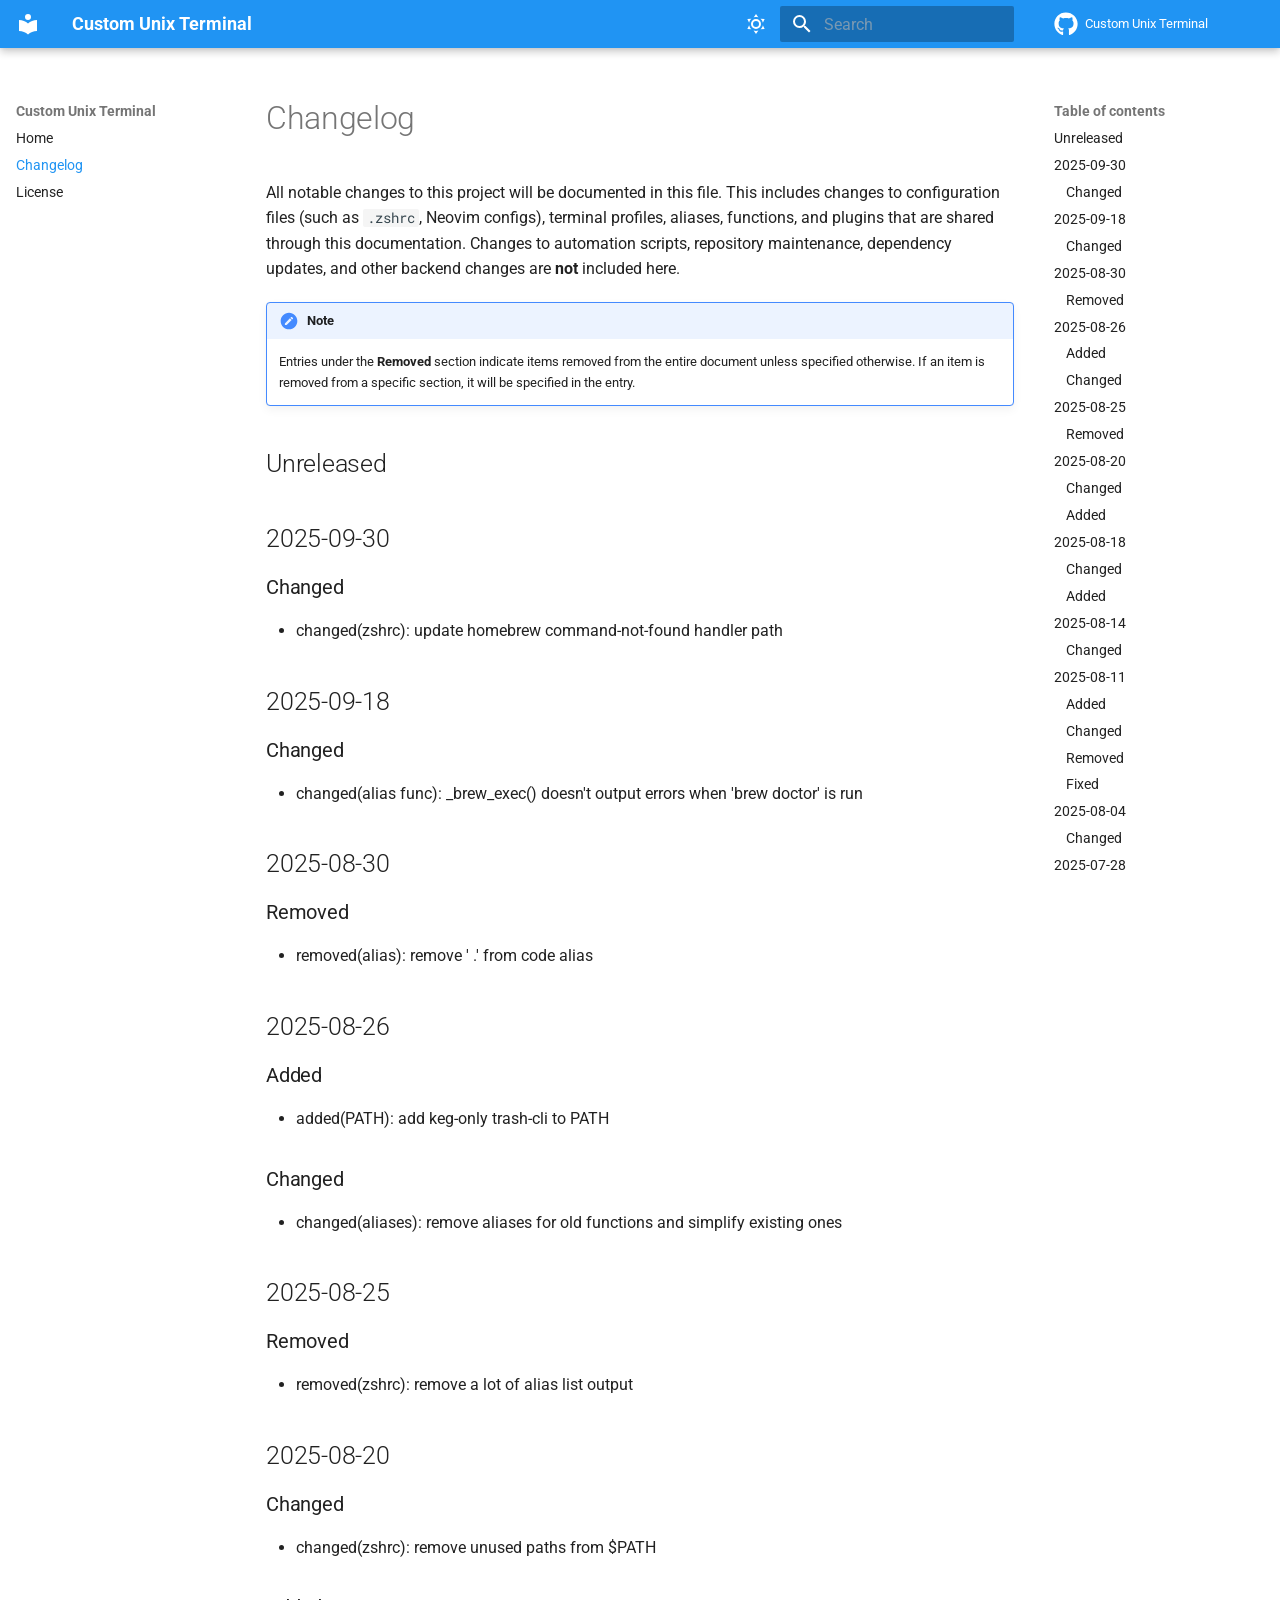
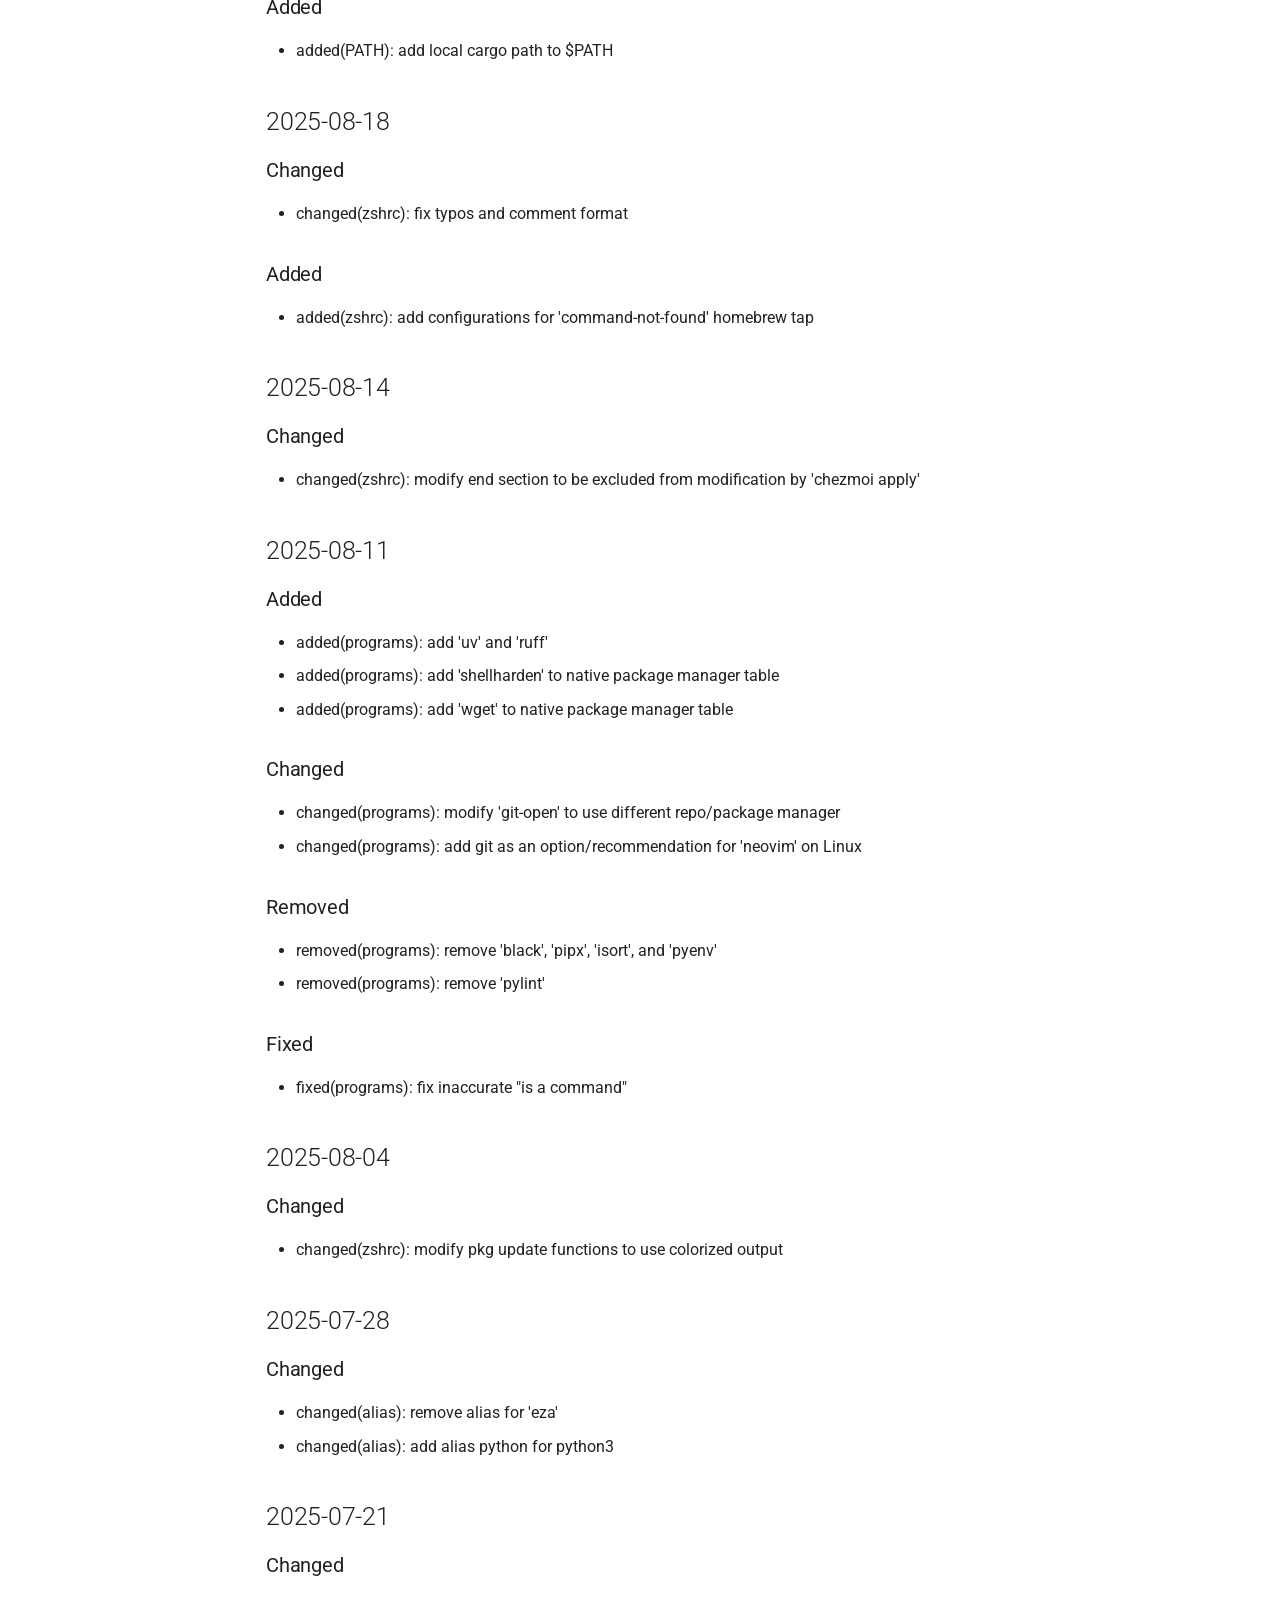
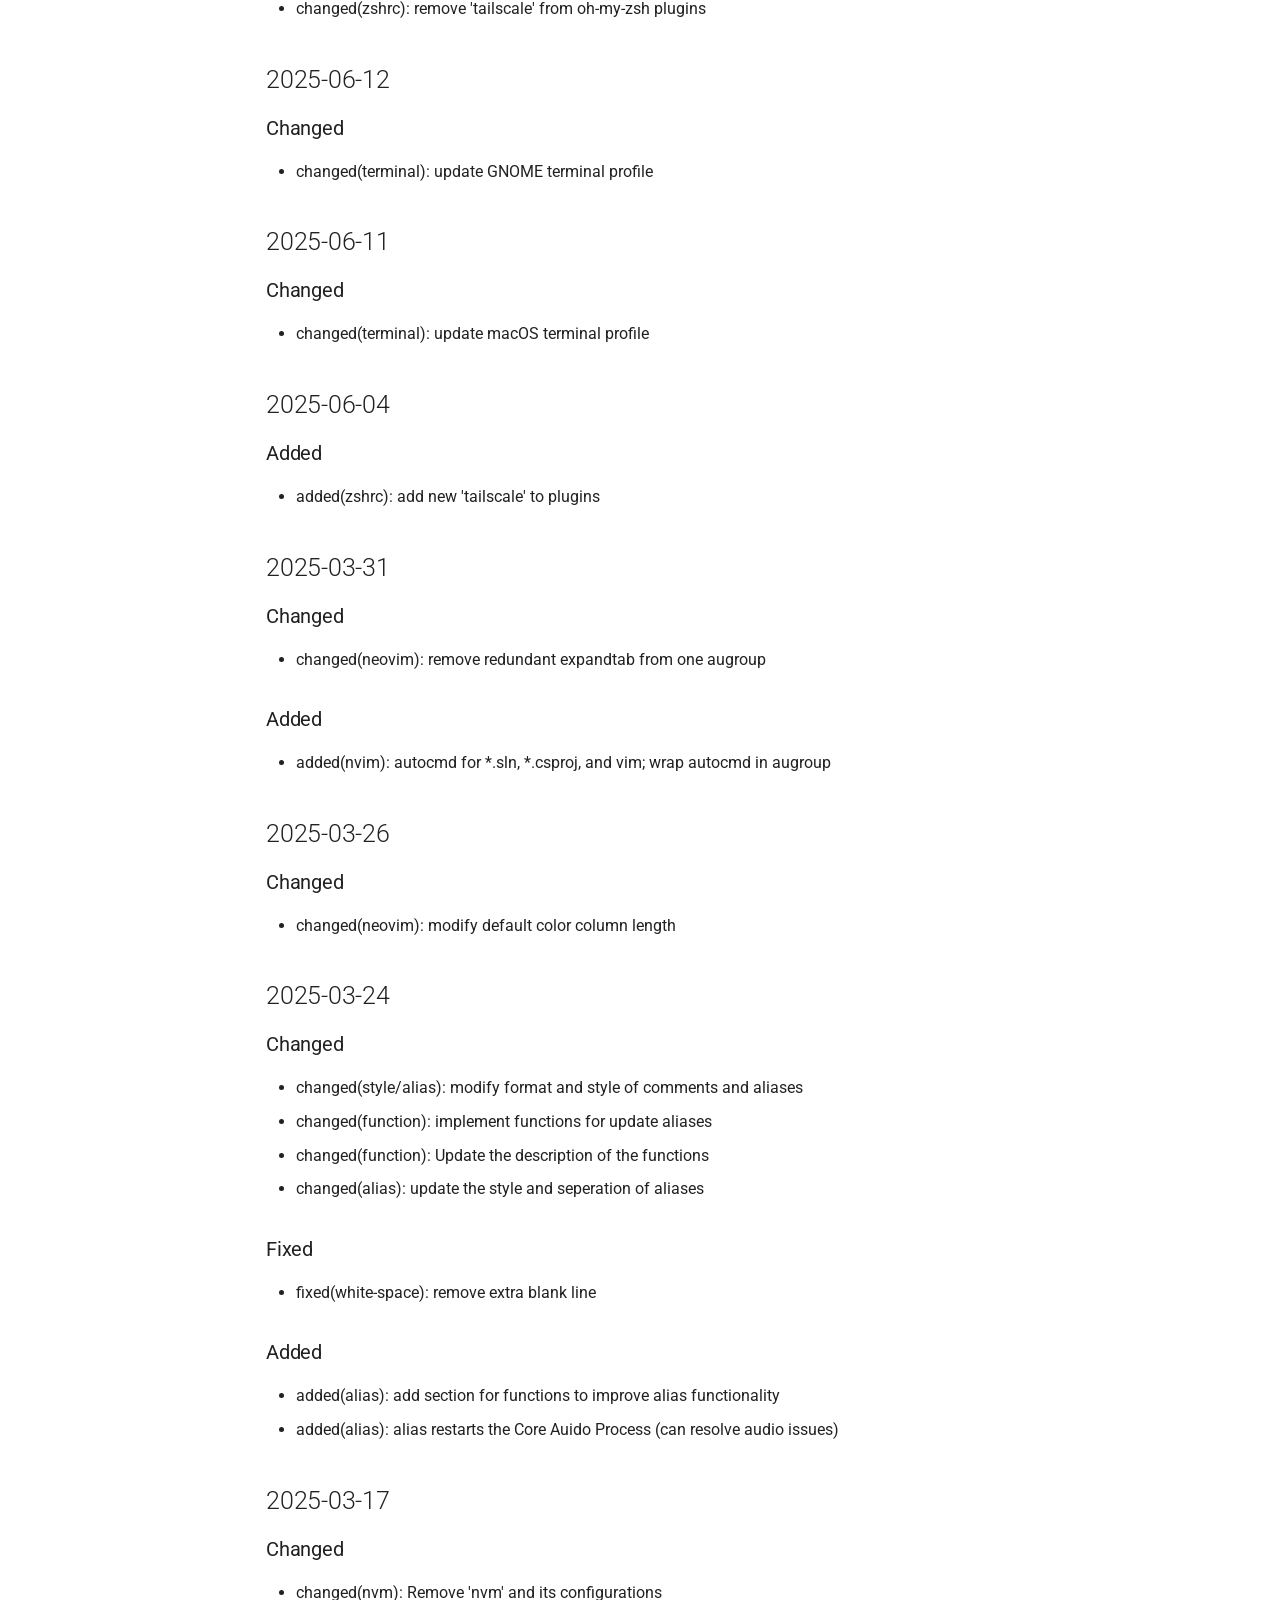
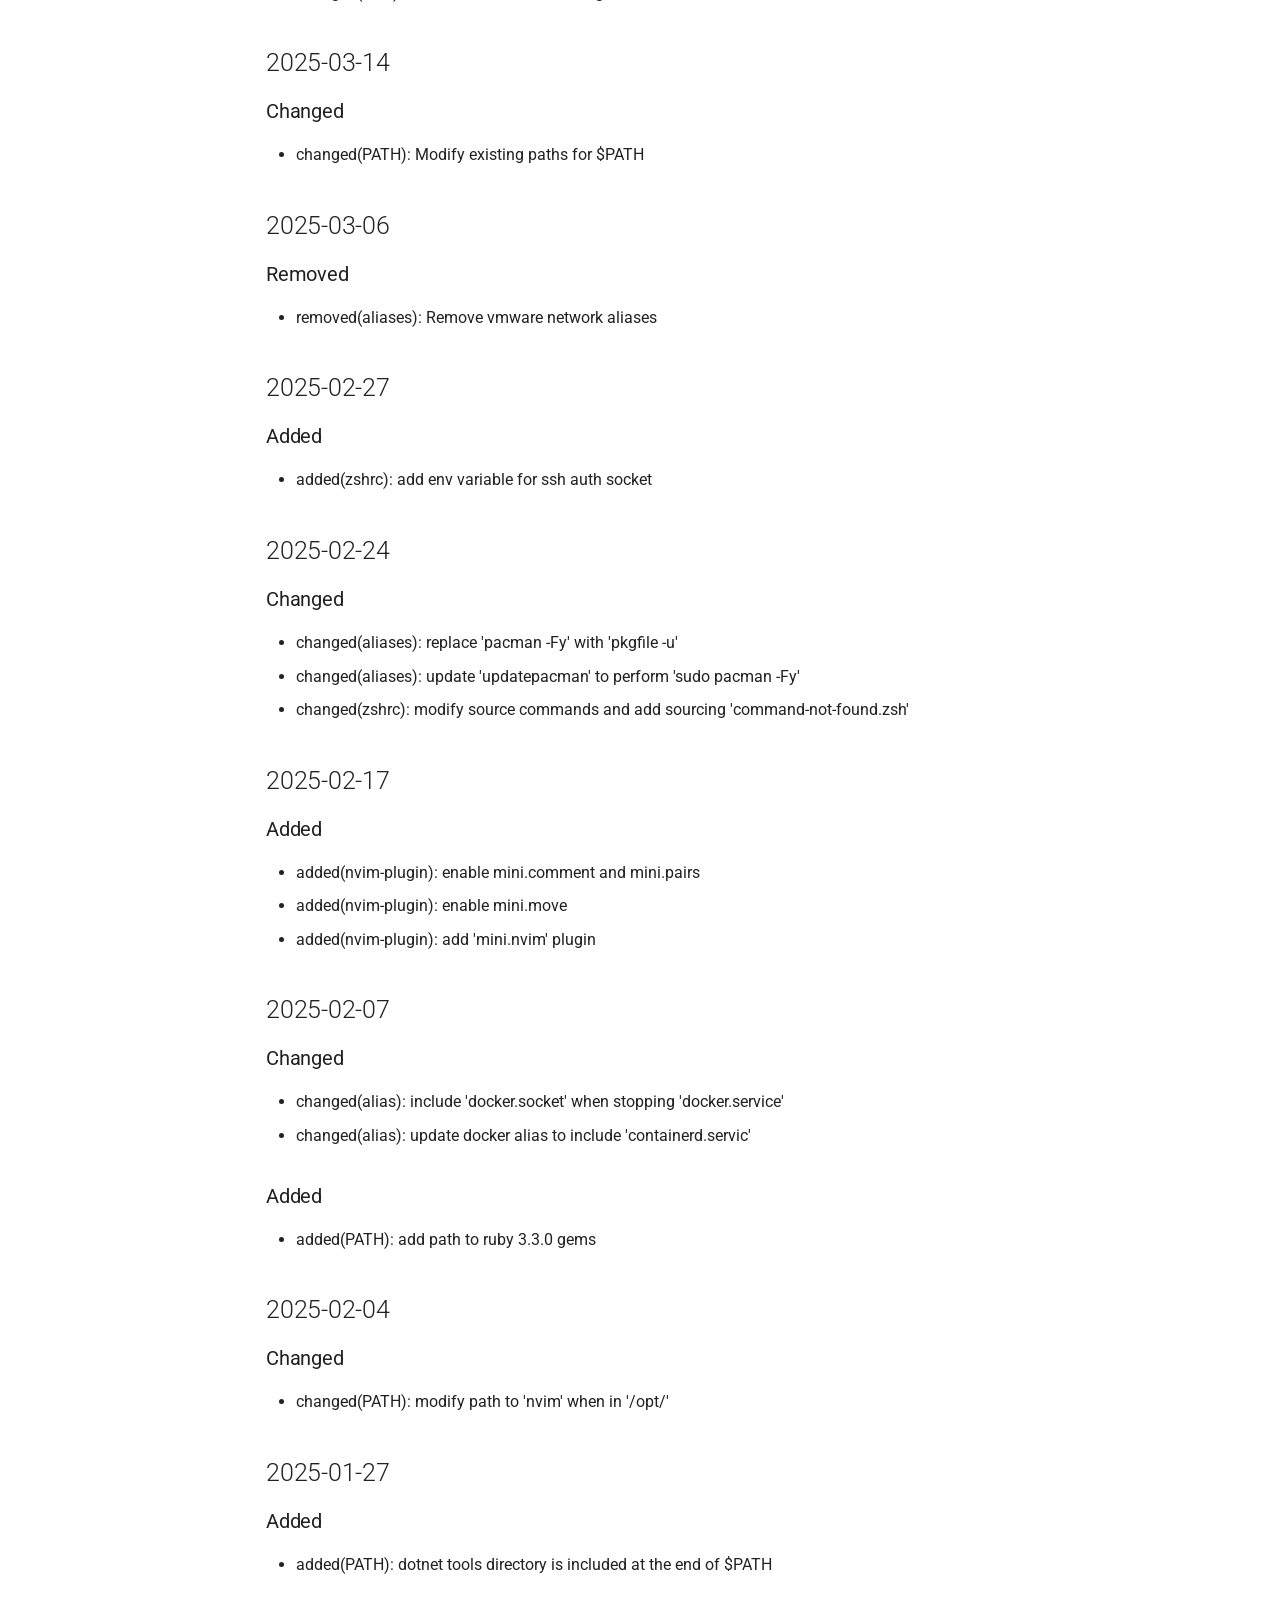
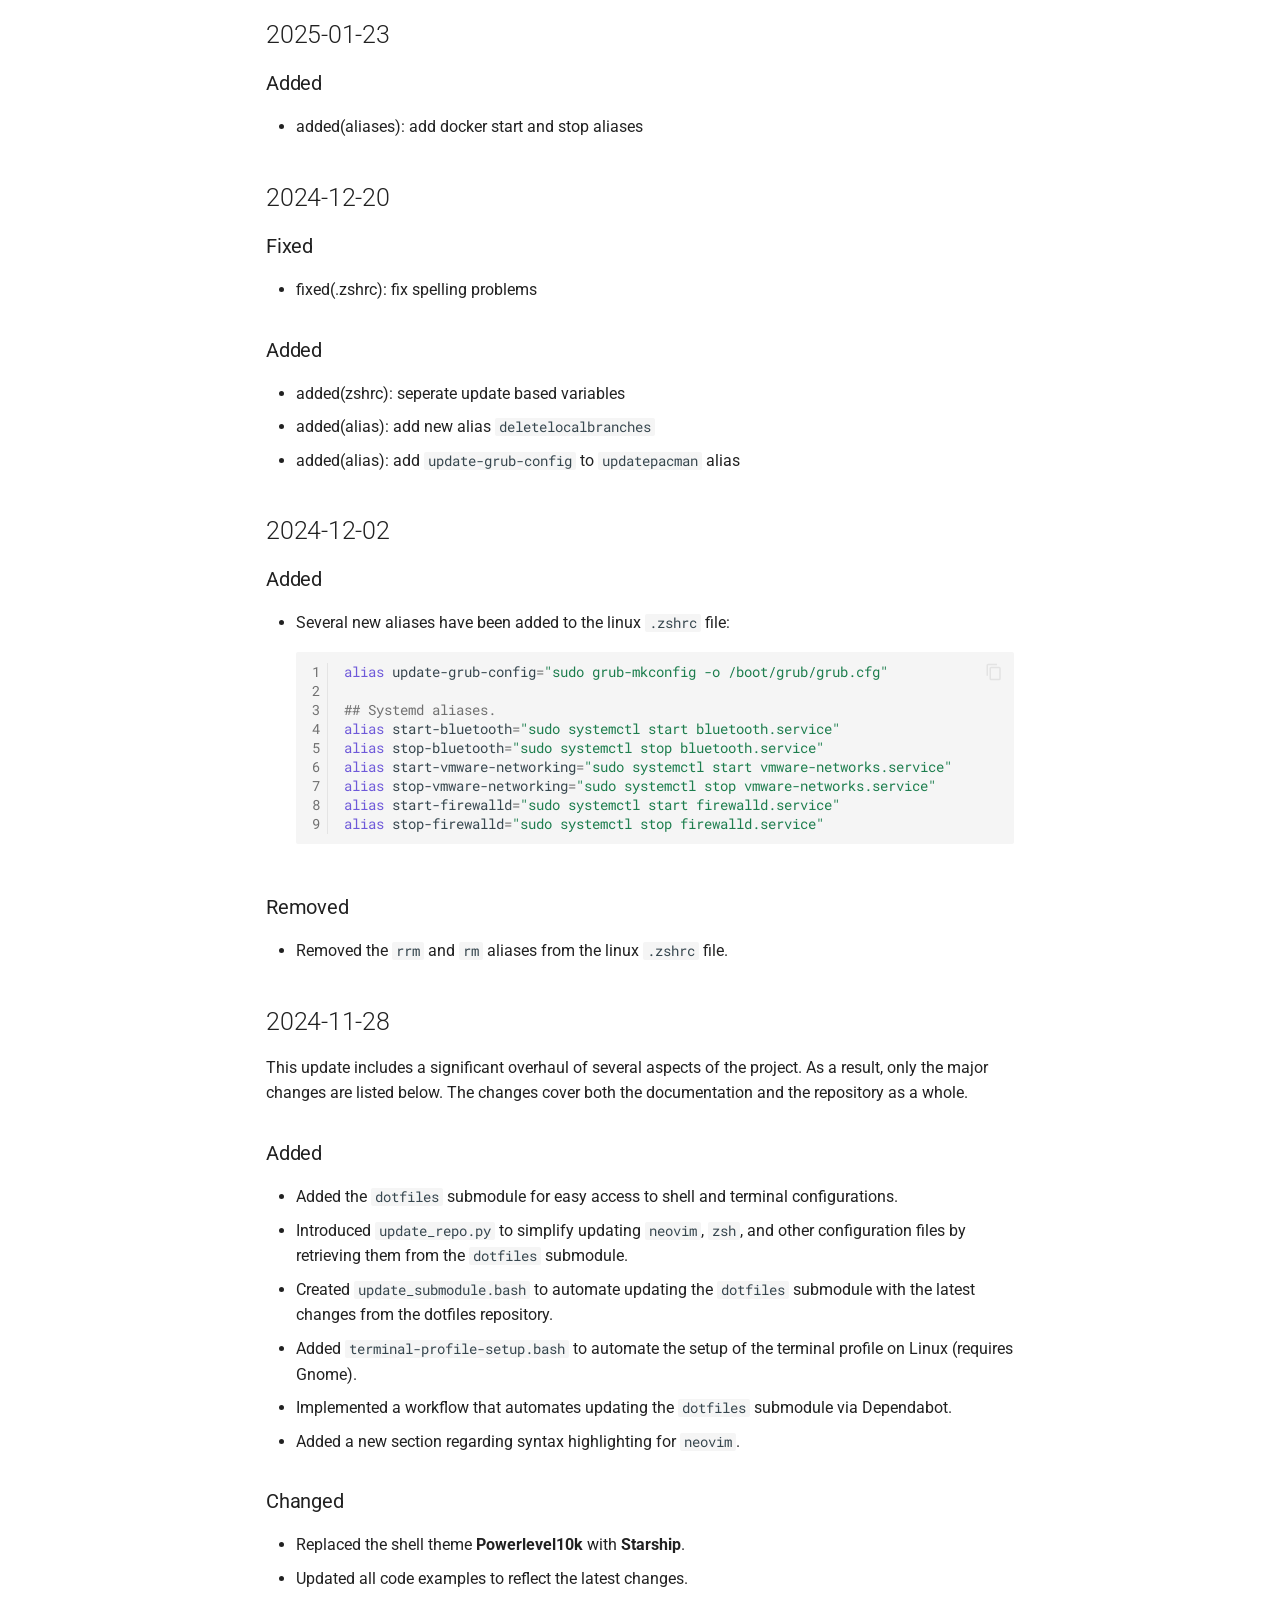
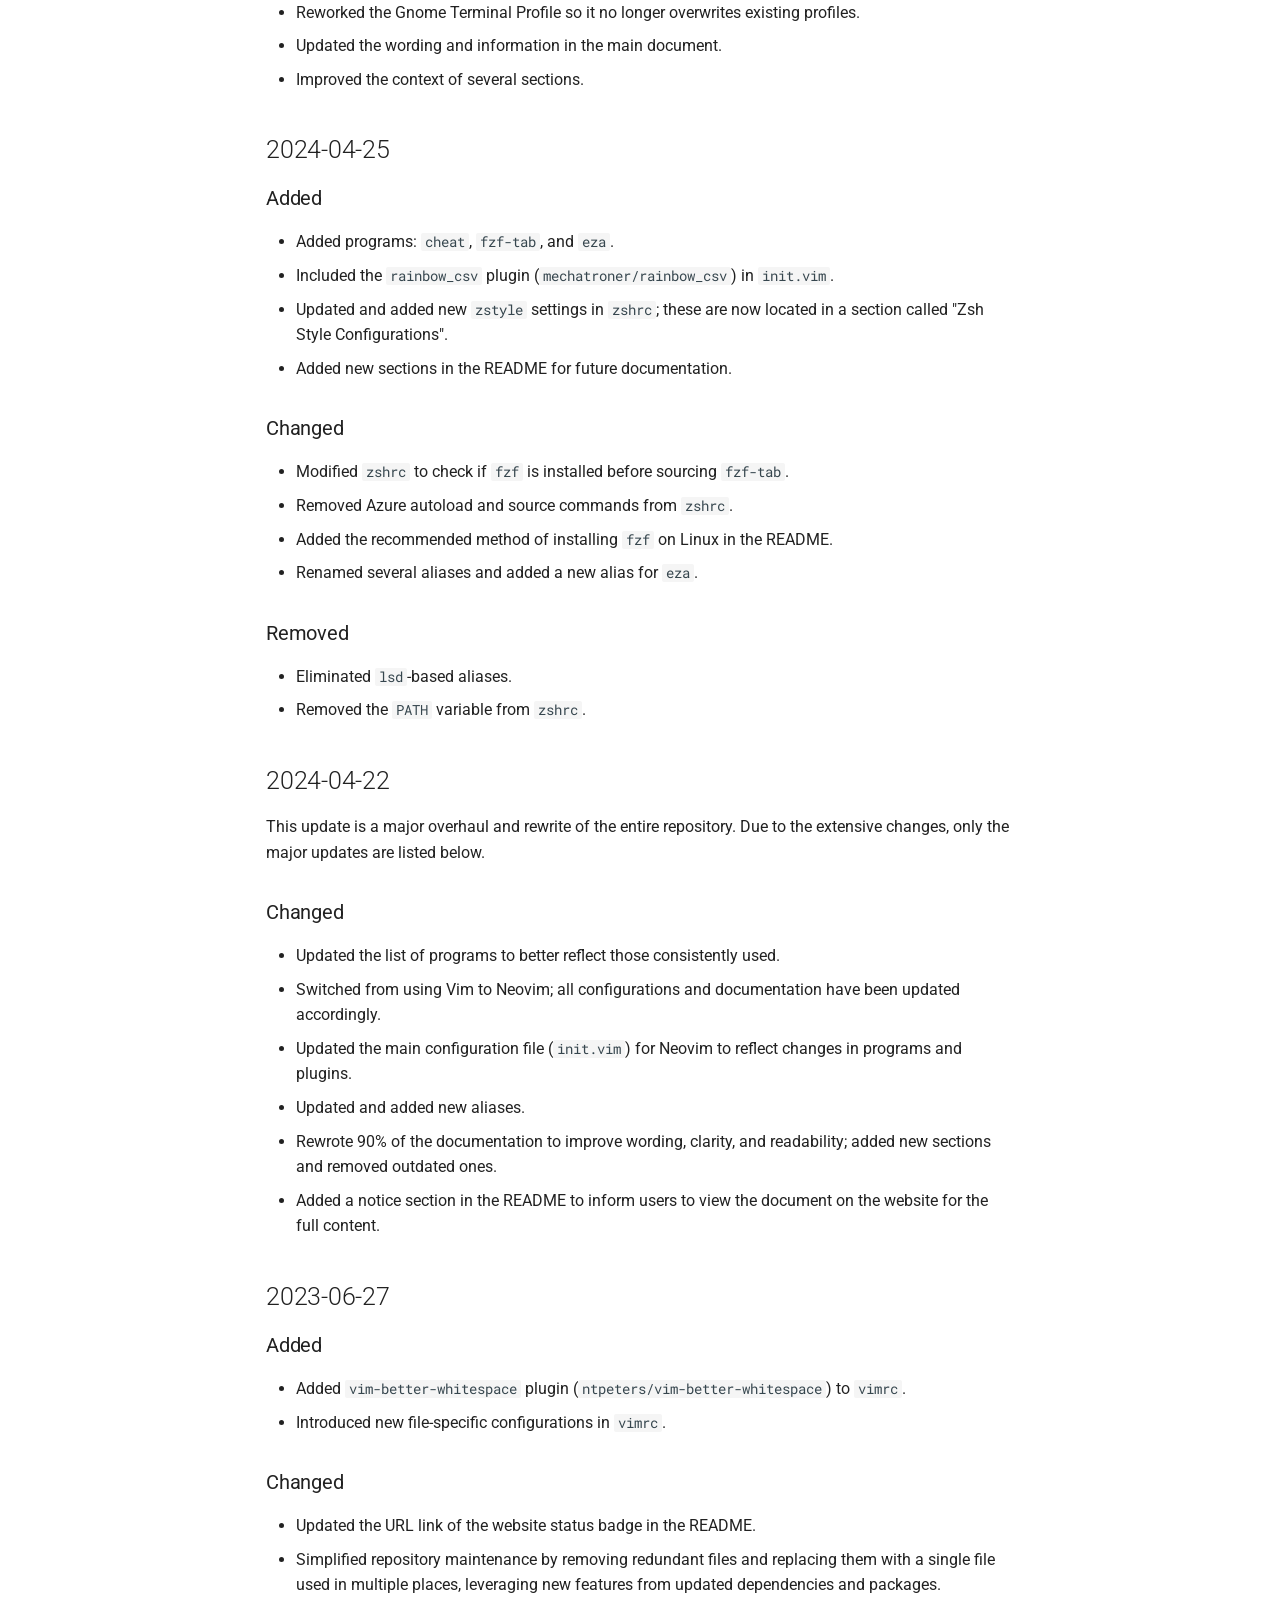
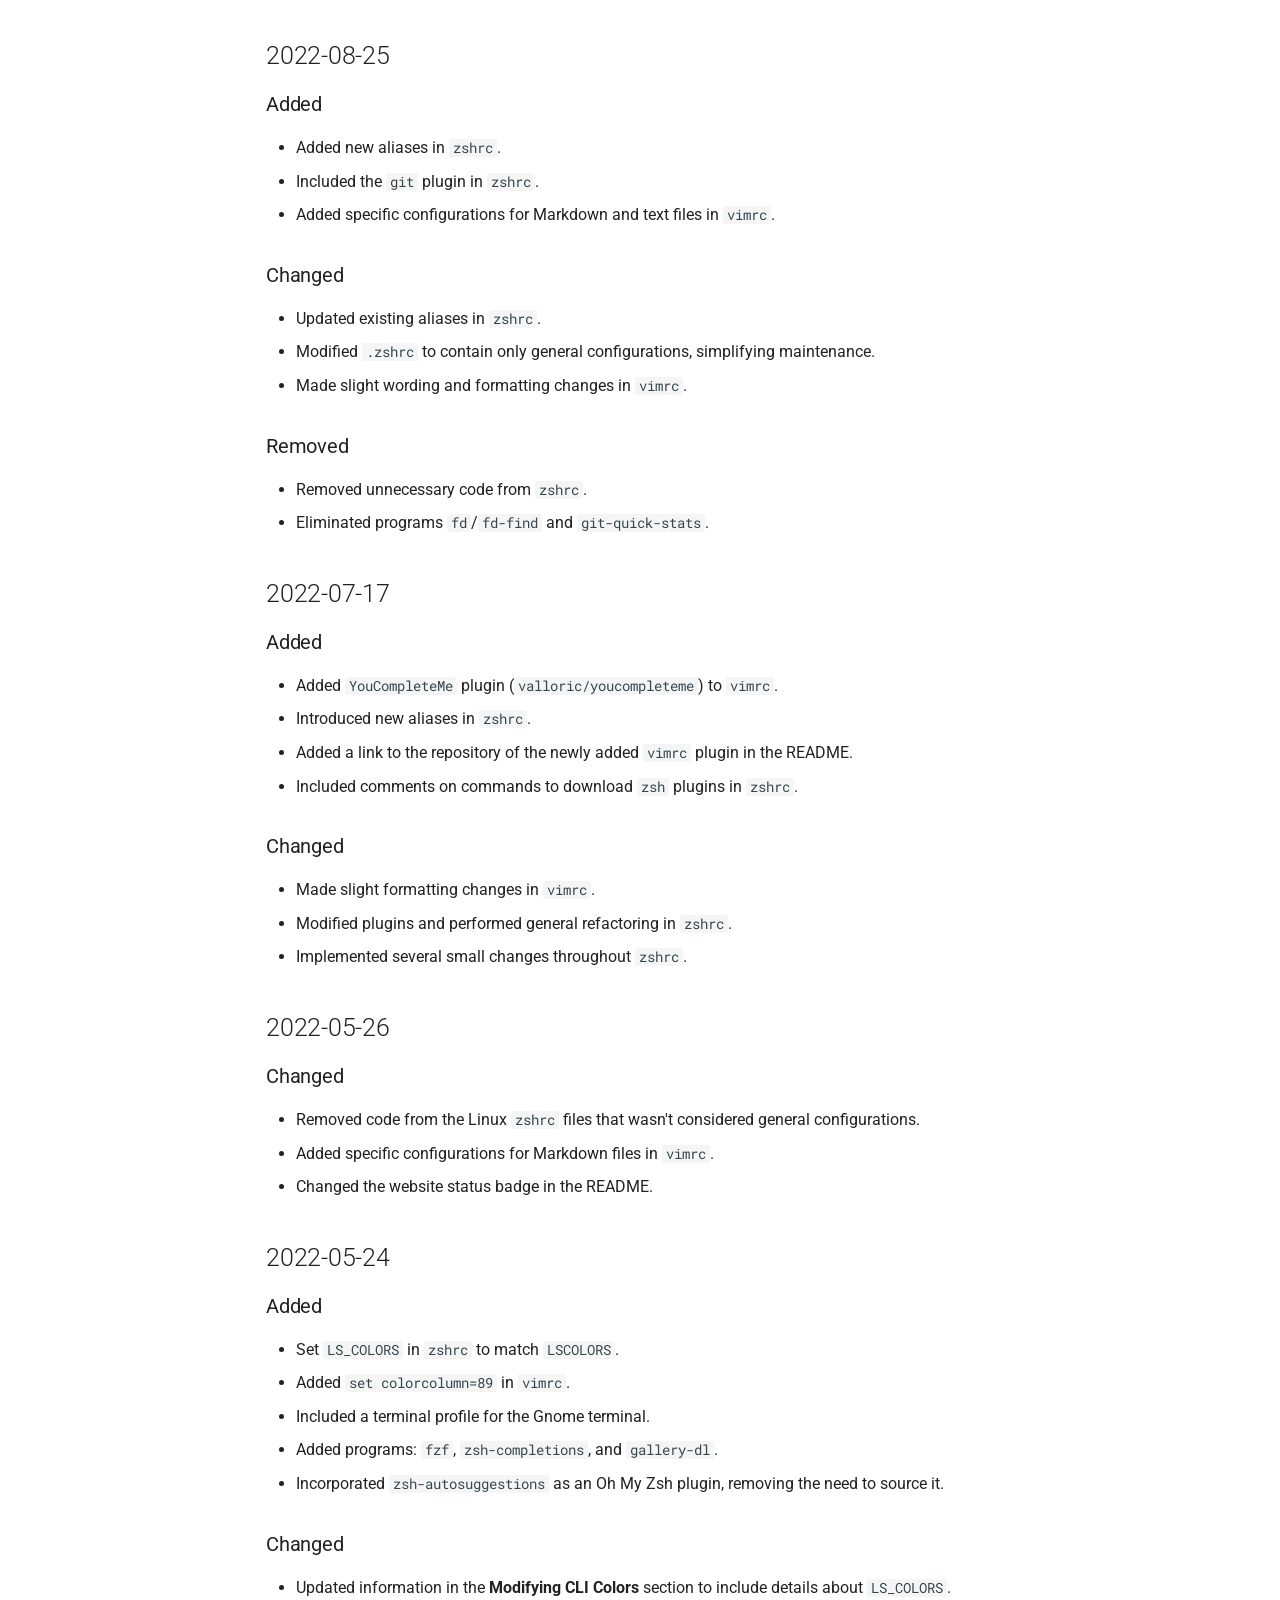
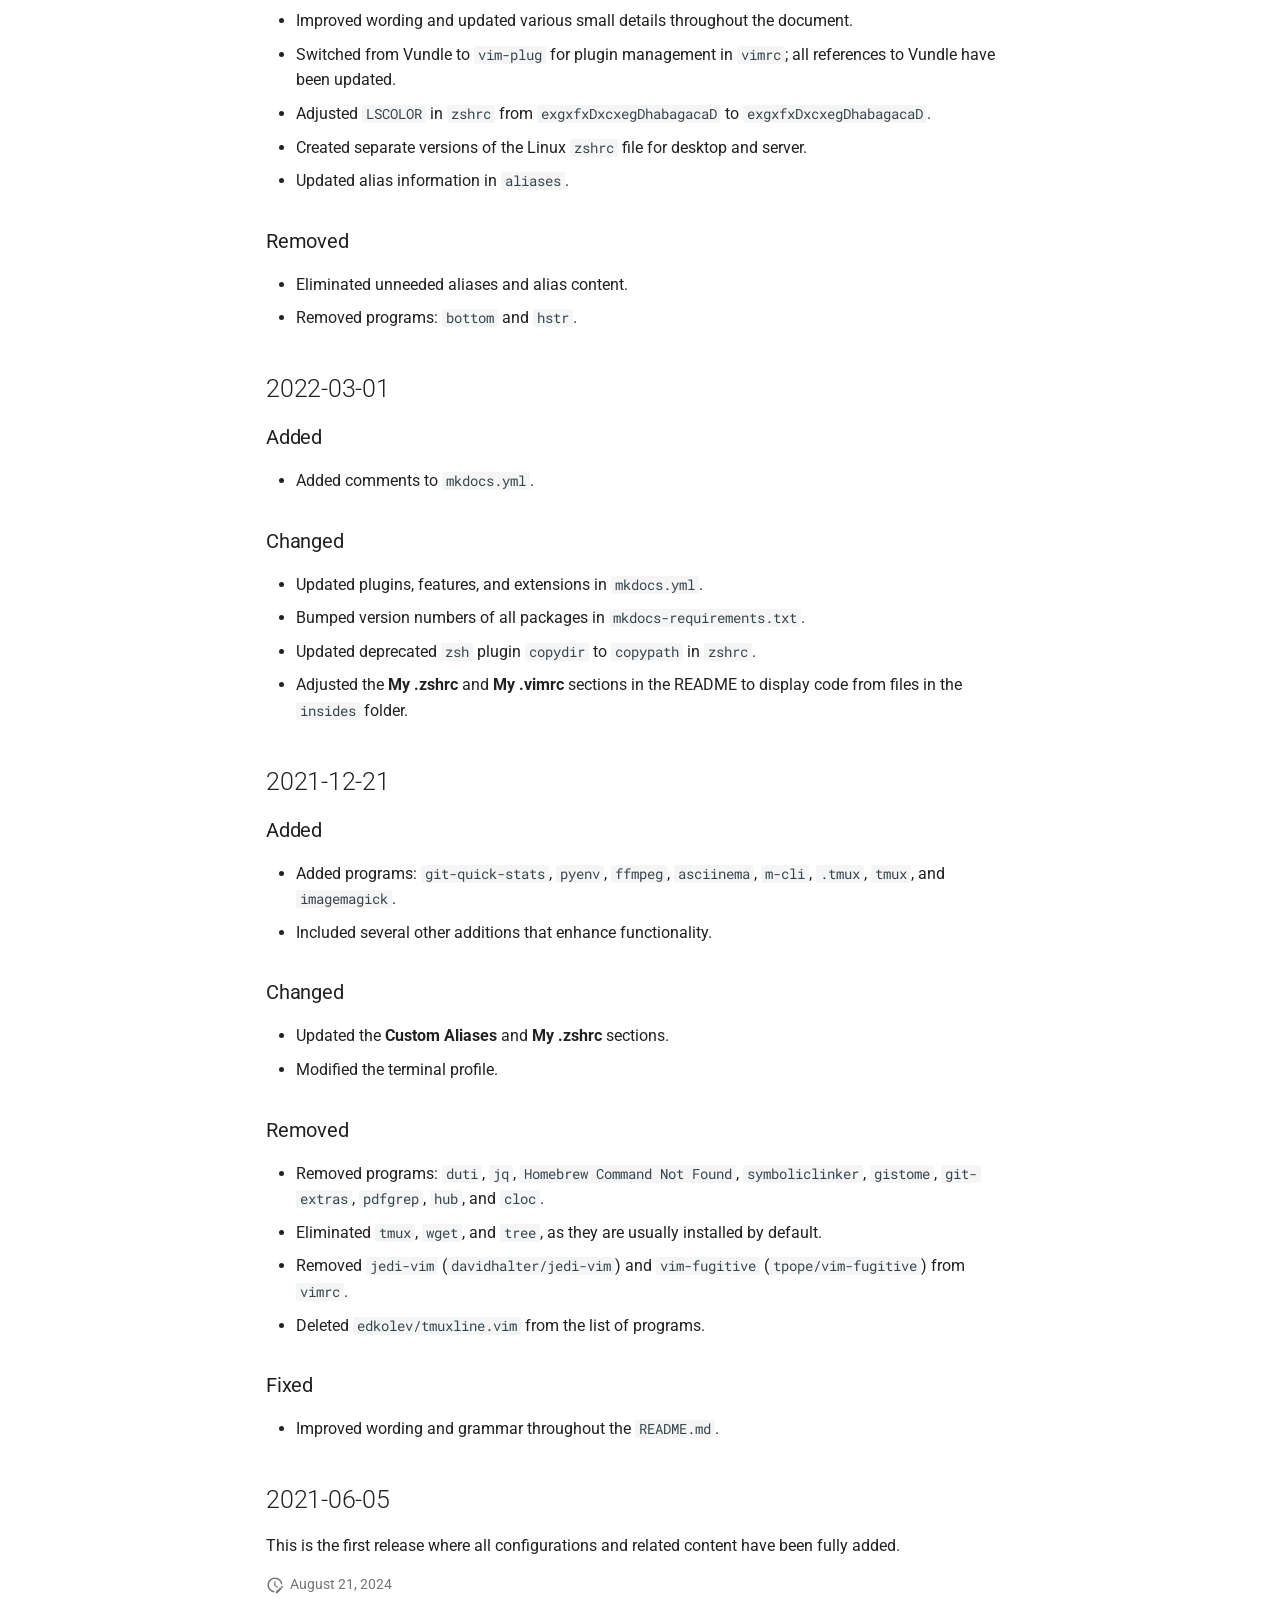
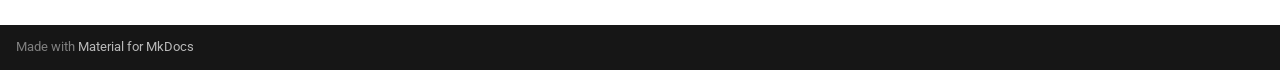
<file: changelog/index.html>
<!doctype html>
<html lang="en" class="no-js">
  <head>
    
      <meta charset="utf-8">
      <meta name="viewport" content="width=device-width,initial-scale=1">
      
        <meta name="description" content="Custom configurations for Unix terminals.">
      
      
        <meta name="author" content="Hunter T.">
      
      
        <link rel="canonical" href="https://cut.hthompson.dev/changelog/">
      
      
        <link rel="prev" href="..">
      
      
        <link rel="next" href="../license/">
      
      
      <link rel="icon" href="../assets/images/favicon.png">
      <meta name="generator" content="mkdocs-1.6.1, mkdocs-material-9.6.21">
    
    
      
        <title>Changelog - Custom Unix Terminal</title>
      
    
    
      <link rel="stylesheet" href="../assets/stylesheets/main.2a3383ac.min.css">
      
        
        <link rel="stylesheet" href="../assets/stylesheets/palette.06af60db.min.css">
      
      

  
  
  
  
  <style>:root{--md-annotation-icon:url('data:image/svg+xml;charset=utf-8,%3Csvg%20xmlns%3D%22http%3A//www.w3.org/2000/svg%22%20viewBox%3D%220%200%2024%2024%22%3E%3Cpath%20d%3D%22M17%2013h-4v4h-2v-4H7v-2h4V7h2v4h4m-5-9A10%2010%200%200%200%202%2012a10%2010%200%200%200%2010%2010%2010%2010%200%200%200%2010-10A10%2010%200%200%200%2012%202%22/%3E%3C/svg%3E');}</style>


    
    
      
    
    
      
        
        
        <link rel="preconnect" href="https://fonts.gstatic.com" crossorigin>
        <link rel="stylesheet" href="https://fonts.googleapis.com/css?family=Roboto:300,300i,400,400i,700,700i%7CRoboto+Mono:400,400i,700,700i&display=fallback">
        <style>:root{--md-text-font:"Roboto";--md-code-font:"Roboto Mono"}</style>
      
    
    
      <link rel="stylesheet" href="../stylesheets/extra.css">
    
    <script>__md_scope=new URL("..",location),__md_hash=e=>[...e].reduce(((e,_)=>(e<<5)-e+_.charCodeAt(0)),0),__md_get=(e,_=localStorage,t=__md_scope)=>JSON.parse(_.getItem(t.pathname+"."+e)),__md_set=(e,_,t=localStorage,a=__md_scope)=>{try{t.setItem(a.pathname+"."+e,JSON.stringify(_))}catch(e){}}</script>
    
      
  


  <!DOCTYPE html>
<script>
    var _paq = window._paq = window._paq || [];
    _paq.push(['trackPageView']);
    _paq.push(['enableLinkTracking']);
    (function () {
        var u = "https://analytics.hthompson.dev/";
        _paq.push(['setTrackerUrl', u + 'matomo.php']);
        _paq.push(['setSiteId', '2']);
        var d = document, g = d.createElement('script'), s = d.getElementsByTagName('script')[0];
        g.async = true;
        g.src = u + 'matomo.js';
        s.parentNode.insertBefore(g, s);
    })();

    navigation.addEventListener("navigate", function (e) {
        _paq.push(['setDocumentTitle', document.title]);
        _paq.push(['trackPageView']);
    });
</script>
  
    <script>"undefined"!=typeof __md_analytics&&__md_analytics()</script>
  

    
    
    
  </head>
  
  
    
    
      
    
    
    
    
    <body dir="ltr" data-md-color-scheme="slate" data-md-color-primary="blue" data-md-color-accent="blue">
  
    
    <input class="md-toggle" data-md-toggle="drawer" type="checkbox" id="__drawer" autocomplete="off">
    <input class="md-toggle" data-md-toggle="search" type="checkbox" id="__search" autocomplete="off">
    <label class="md-overlay" for="__drawer"></label>
    <div data-md-component="skip">
      
        
        <a href="#changelog" class="md-skip">
          Skip to content
        </a>
      
    </div>
    <div data-md-component="announce">
      
    </div>
    
    
      

  

<header class="md-header md-header--shadow" data-md-component="header">
  <nav class="md-header__inner md-grid" aria-label="Header">
    <a href=".." title="Custom Unix Terminal" class="md-header__button md-logo" aria-label="Custom Unix Terminal" data-md-component="logo">
      
  
  <svg xmlns="http://www.w3.org/2000/svg" viewBox="0 0 24 24"><path d="M12 8a3 3 0 0 0 3-3 3 3 0 0 0-3-3 3 3 0 0 0-3 3 3 3 0 0 0 3 3m0 3.54C9.64 9.35 6.5 8 3 8v11c3.5 0 6.64 1.35 9 3.54 2.36-2.19 5.5-3.54 9-3.54V8c-3.5 0-6.64 1.35-9 3.54"/></svg>

    </a>
    <label class="md-header__button md-icon" for="__drawer">
      
      <svg xmlns="http://www.w3.org/2000/svg" viewBox="0 0 24 24"><path d="M3 6h18v2H3zm0 5h18v2H3zm0 5h18v2H3z"/></svg>
    </label>
    <div class="md-header__title" data-md-component="header-title">
      <div class="md-header__ellipsis">
        <div class="md-header__topic">
          <span class="md-ellipsis">
            Custom Unix Terminal
          </span>
        </div>
        <div class="md-header__topic" data-md-component="header-topic">
          <span class="md-ellipsis">
            
              Changelog
            
          </span>
        </div>
      </div>
    </div>
    
      
        <form class="md-header__option" data-md-component="palette">
  
    
    
    
    <input class="md-option" data-md-color-media="(prefers-color-scheme: dark)" data-md-color-scheme="slate" data-md-color-primary="blue" data-md-color-accent="blue"  aria-label="Switch to light mode"  type="radio" name="__palette" id="__palette_0">
    
      <label class="md-header__button md-icon" title="Switch to light mode" for="__palette_1" hidden>
        <svg xmlns="http://www.w3.org/2000/svg" viewBox="0 0 24 24"><path d="m17.75 4.09-2.53 1.94.91 3.06-2.63-1.81-2.63 1.81.91-3.06-2.53-1.94L12.44 4l1.06-3 1.06 3zm3.5 6.91-1.64 1.25.59 1.98-1.7-1.17-1.7 1.17.59-1.98L15.75 11l2.06-.05L18.5 9l.69 1.95zm-2.28 4.95c.83-.08 1.72 1.1 1.19 1.85-.32.45-.66.87-1.08 1.27C15.17 23 8.84 23 4.94 19.07c-3.91-3.9-3.91-10.24 0-14.14.4-.4.82-.76 1.27-1.08.75-.53 1.93.36 1.85 1.19-.27 2.86.69 5.83 2.89 8.02a9.96 9.96 0 0 0 8.02 2.89m-1.64 2.02a12.08 12.08 0 0 1-7.8-3.47c-2.17-2.19-3.33-5-3.49-7.82-2.81 3.14-2.7 7.96.31 10.98 3.02 3.01 7.84 3.12 10.98.31"/></svg>
      </label>
    
  
    
    
    
    <input class="md-option" data-md-color-media="(prefers-color-scheme: light)" data-md-color-scheme="default" data-md-color-primary="blue" data-md-color-accent="blue"  aria-label="Switch to dark mode"  type="radio" name="__palette" id="__palette_1">
    
      <label class="md-header__button md-icon" title="Switch to dark mode" for="__palette_0" hidden>
        <svg xmlns="http://www.w3.org/2000/svg" viewBox="0 0 24 24"><path d="M12 7a5 5 0 0 1 5 5 5 5 0 0 1-5 5 5 5 0 0 1-5-5 5 5 0 0 1 5-5m0 2a3 3 0 0 0-3 3 3 3 0 0 0 3 3 3 3 0 0 0 3-3 3 3 0 0 0-3-3m0-7 2.39 3.42C13.65 5.15 12.84 5 12 5s-1.65.15-2.39.42zM3.34 7l4.16-.35A7.2 7.2 0 0 0 5.94 8.5c-.44.74-.69 1.5-.83 2.29zm.02 10 1.76-3.77a7.131 7.131 0 0 0 2.38 4.14zM20.65 7l-1.77 3.79a7.02 7.02 0 0 0-2.38-4.15zm-.01 10-4.14.36c.59-.51 1.12-1.14 1.54-1.86.42-.73.69-1.5.83-2.29zM12 22l-2.41-3.44c.74.27 1.55.44 2.41.44.82 0 1.63-.17 2.37-.44z"/></svg>
      </label>
    
  
</form>
      
    
    
      <script>var palette=__md_get("__palette");if(palette&&palette.color){if("(prefers-color-scheme)"===palette.color.media){var media=matchMedia("(prefers-color-scheme: light)"),input=document.querySelector(media.matches?"[data-md-color-media='(prefers-color-scheme: light)']":"[data-md-color-media='(prefers-color-scheme: dark)']");palette.color.media=input.getAttribute("data-md-color-media"),palette.color.scheme=input.getAttribute("data-md-color-scheme"),palette.color.primary=input.getAttribute("data-md-color-primary"),palette.color.accent=input.getAttribute("data-md-color-accent")}for(var[key,value]of Object.entries(palette.color))document.body.setAttribute("data-md-color-"+key,value)}</script>
    
    
    
      
      
        <label class="md-header__button md-icon" for="__search">
          
          <svg xmlns="http://www.w3.org/2000/svg" viewBox="0 0 24 24"><path d="M9.5 3A6.5 6.5 0 0 1 16 9.5c0 1.61-.59 3.09-1.56 4.23l.27.27h.79l5 5-1.5 1.5-5-5v-.79l-.27-.27A6.52 6.52 0 0 1 9.5 16 6.5 6.5 0 0 1 3 9.5 6.5 6.5 0 0 1 9.5 3m0 2C7 5 5 7 5 9.5S7 14 9.5 14 14 12 14 9.5 12 5 9.5 5"/></svg>
        </label>
        <div class="md-search" data-md-component="search" role="dialog">
  <label class="md-search__overlay" for="__search"></label>
  <div class="md-search__inner" role="search">
    <form class="md-search__form" name="search">
      <input type="text" class="md-search__input" name="query" aria-label="Search" placeholder="Search" autocapitalize="off" autocorrect="off" autocomplete="off" spellcheck="false" data-md-component="search-query" required>
      <label class="md-search__icon md-icon" for="__search">
        
        <svg xmlns="http://www.w3.org/2000/svg" viewBox="0 0 24 24"><path d="M9.5 3A6.5 6.5 0 0 1 16 9.5c0 1.61-.59 3.09-1.56 4.23l.27.27h.79l5 5-1.5 1.5-5-5v-.79l-.27-.27A6.52 6.52 0 0 1 9.5 16 6.5 6.5 0 0 1 3 9.5 6.5 6.5 0 0 1 9.5 3m0 2C7 5 5 7 5 9.5S7 14 9.5 14 14 12 14 9.5 12 5 9.5 5"/></svg>
        
        <svg xmlns="http://www.w3.org/2000/svg" viewBox="0 0 24 24"><path d="M20 11v2H8l5.5 5.5-1.42 1.42L4.16 12l7.92-7.92L13.5 5.5 8 11z"/></svg>
      </label>
      <nav class="md-search__options" aria-label="Search">
        
        <button type="reset" class="md-search__icon md-icon" title="Clear" aria-label="Clear" tabindex="-1">
          
          <svg xmlns="http://www.w3.org/2000/svg" viewBox="0 0 24 24"><path d="M19 6.41 17.59 5 12 10.59 6.41 5 5 6.41 10.59 12 5 17.59 6.41 19 12 13.41 17.59 19 19 17.59 13.41 12z"/></svg>
        </button>
      </nav>
      
        <div class="md-search__suggest" data-md-component="search-suggest"></div>
      
    </form>
    <div class="md-search__output">
      <div class="md-search__scrollwrap" tabindex="0" data-md-scrollfix>
        <div class="md-search-result" data-md-component="search-result">
          <div class="md-search-result__meta">
            Initializing search
          </div>
          <ol class="md-search-result__list" role="presentation"></ol>
        </div>
      </div>
    </div>
  </div>
</div>
      
    
    
      <div class="md-header__source">
        <a href="https://github.com/StrangeRanger/custom-unix-terminal" title="Go to repository" class="md-source" data-md-component="source">
  <div class="md-source__icon md-icon">
    
    <svg xmlns="http://www.w3.org/2000/svg" viewBox="0 0 512 512"><!--! Font Awesome Free 7.0.1 by @fontawesome - https://fontawesome.com License - https://fontawesome.com/license/free (Icons: CC BY 4.0, Fonts: SIL OFL 1.1, Code: MIT License) Copyright 2025 Fonticons, Inc.--><path d="M173.9 397.4c0 2-2.3 3.6-5.2 3.6-3.3.3-5.6-1.3-5.6-3.6 0-2 2.3-3.6 5.2-3.6 3-.3 5.6 1.3 5.6 3.6m-31.1-4.5c-.7 2 1.3 4.3 4.3 4.9 2.6 1 5.6 0 6.2-2s-1.3-4.3-4.3-5.2c-2.6-.7-5.5.3-6.2 2.3m44.2-1.7c-2.9.7-4.9 2.6-4.6 4.9.3 2 2.9 3.3 5.9 2.6 2.9-.7 4.9-2.6 4.6-4.6-.3-1.9-3-3.2-5.9-2.9M252.8 8C114.1 8 8 113.3 8 252c0 110.9 69.8 205.8 169.5 239.2 12.8 2.3 17.3-5.6 17.3-12.1 0-6.2-.3-40.4-.3-61.4 0 0-70 15-84.7-29.8 0 0-11.4-29.1-27.8-36.6 0 0-22.9-15.7 1.6-15.4 0 0 24.9 2 38.6 25.8 21.9 38.6 58.6 27.5 72.9 20.9 2.3-16 8.8-27.1 16-33.7-55.9-6.2-112.3-14.3-112.3-110.5 0-27.5 7.6-41.3 23.6-58.9-2.6-6.5-11.1-33.3 2.6-67.9 20.9-6.5 69 27 69 27 20-5.6 41.5-8.5 62.8-8.5s42.8 2.9 62.8 8.5c0 0 48.1-33.6 69-27 13.7 34.7 5.2 61.4 2.6 67.9 16 17.7 25.8 31.5 25.8 58.9 0 96.5-58.9 104.2-114.8 110.5 9.2 7.9 17 22.9 17 46.4 0 33.7-.3 75.4-.3 83.6 0 6.5 4.6 14.4 17.3 12.1C436.2 457.8 504 362.9 504 252 504 113.3 391.5 8 252.8 8M105.2 352.9c-1.3 1-1 3.3.7 5.2 1.6 1.6 3.9 2.3 5.2 1 1.3-1 1-3.3-.7-5.2-1.6-1.6-3.9-2.3-5.2-1m-10.8-8.1c-.7 1.3.3 2.9 2.3 3.9 1.6 1 3.6.7 4.3-.7.7-1.3-.3-2.9-2.3-3.9-2-.6-3.6-.3-4.3.7m32.4 35.6c-1.6 1.3-1 4.3 1.3 6.2 2.3 2.3 5.2 2.6 6.5 1 1.3-1.3.7-4.3-1.3-6.2-2.2-2.3-5.2-2.6-6.5-1m-11.4-14.7c-1.6 1-1.6 3.6 0 5.9s4.3 3.3 5.6 2.3c1.6-1.3 1.6-3.9 0-6.2-1.4-2.3-4-3.3-5.6-2"/></svg>
  </div>
  <div class="md-source__repository">
    Custom Unix Terminal
  </div>
</a>
      </div>
    
  </nav>
  
</header>
    
    <div class="md-container" data-md-component="container">
      
      
        
          
        
      
      <main class="md-main" data-md-component="main">
        <div class="md-main__inner md-grid">
          
            
              
              <div class="md-sidebar md-sidebar--primary" data-md-component="sidebar" data-md-type="navigation" >
                <div class="md-sidebar__scrollwrap">
                  <div class="md-sidebar__inner">
                    



<nav class="md-nav md-nav--primary" aria-label="Navigation" data-md-level="0">
  <label class="md-nav__title" for="__drawer">
    <a href=".." title="Custom Unix Terminal" class="md-nav__button md-logo" aria-label="Custom Unix Terminal" data-md-component="logo">
      
  
  <svg xmlns="http://www.w3.org/2000/svg" viewBox="0 0 24 24"><path d="M12 8a3 3 0 0 0 3-3 3 3 0 0 0-3-3 3 3 0 0 0-3 3 3 3 0 0 0 3 3m0 3.54C9.64 9.35 6.5 8 3 8v11c3.5 0 6.64 1.35 9 3.54 2.36-2.19 5.5-3.54 9-3.54V8c-3.5 0-6.64 1.35-9 3.54"/></svg>

    </a>
    Custom Unix Terminal
  </label>
  
    <div class="md-nav__source">
      <a href="https://github.com/StrangeRanger/custom-unix-terminal" title="Go to repository" class="md-source" data-md-component="source">
  <div class="md-source__icon md-icon">
    
    <svg xmlns="http://www.w3.org/2000/svg" viewBox="0 0 512 512"><!--! Font Awesome Free 7.0.1 by @fontawesome - https://fontawesome.com License - https://fontawesome.com/license/free (Icons: CC BY 4.0, Fonts: SIL OFL 1.1, Code: MIT License) Copyright 2025 Fonticons, Inc.--><path d="M173.9 397.4c0 2-2.3 3.6-5.2 3.6-3.3.3-5.6-1.3-5.6-3.6 0-2 2.3-3.6 5.2-3.6 3-.3 5.6 1.3 5.6 3.6m-31.1-4.5c-.7 2 1.3 4.3 4.3 4.9 2.6 1 5.6 0 6.2-2s-1.3-4.3-4.3-5.2c-2.6-.7-5.5.3-6.2 2.3m44.2-1.7c-2.9.7-4.9 2.6-4.6 4.9.3 2 2.9 3.3 5.9 2.6 2.9-.7 4.9-2.6 4.6-4.6-.3-1.9-3-3.2-5.9-2.9M252.8 8C114.1 8 8 113.3 8 252c0 110.9 69.8 205.8 169.5 239.2 12.8 2.3 17.3-5.6 17.3-12.1 0-6.2-.3-40.4-.3-61.4 0 0-70 15-84.7-29.8 0 0-11.4-29.1-27.8-36.6 0 0-22.9-15.7 1.6-15.4 0 0 24.9 2 38.6 25.8 21.9 38.6 58.6 27.5 72.9 20.9 2.3-16 8.8-27.1 16-33.7-55.9-6.2-112.3-14.3-112.3-110.5 0-27.5 7.6-41.3 23.6-58.9-2.6-6.5-11.1-33.3 2.6-67.9 20.9-6.5 69 27 69 27 20-5.6 41.5-8.5 62.8-8.5s42.8 2.9 62.8 8.5c0 0 48.1-33.6 69-27 13.7 34.7 5.2 61.4 2.6 67.9 16 17.7 25.8 31.5 25.8 58.9 0 96.5-58.9 104.2-114.8 110.5 9.2 7.9 17 22.9 17 46.4 0 33.7-.3 75.4-.3 83.6 0 6.5 4.6 14.4 17.3 12.1C436.2 457.8 504 362.9 504 252 504 113.3 391.5 8 252.8 8M105.2 352.9c-1.3 1-1 3.3.7 5.2 1.6 1.6 3.9 2.3 5.2 1 1.3-1 1-3.3-.7-5.2-1.6-1.6-3.9-2.3-5.2-1m-10.8-8.1c-.7 1.3.3 2.9 2.3 3.9 1.6 1 3.6.7 4.3-.7.7-1.3-.3-2.9-2.3-3.9-2-.6-3.6-.3-4.3.7m32.4 35.6c-1.6 1.3-1 4.3 1.3 6.2 2.3 2.3 5.2 2.6 6.5 1 1.3-1.3.7-4.3-1.3-6.2-2.2-2.3-5.2-2.6-6.5-1m-11.4-14.7c-1.6 1-1.6 3.6 0 5.9s4.3 3.3 5.6 2.3c1.6-1.3 1.6-3.9 0-6.2-1.4-2.3-4-3.3-5.6-2"/></svg>
  </div>
  <div class="md-source__repository">
    Custom Unix Terminal
  </div>
</a>
    </div>
  
  <ul class="md-nav__list" data-md-scrollfix>
    
      
      
  
  
  
  
    <li class="md-nav__item">
      <a href=".." class="md-nav__link">
        
  
  
  <span class="md-ellipsis">
    Home
    
  </span>
  

      </a>
    </li>
  

    
      
      
  
  
    
  
  
  
    <li class="md-nav__item md-nav__item--active">
      
      <input class="md-nav__toggle md-toggle" type="checkbox" id="__toc">
      
      
        
      
      
        <label class="md-nav__link md-nav__link--active" for="__toc">
          
  
  
  <span class="md-ellipsis">
    Changelog
    
  </span>
  

          <span class="md-nav__icon md-icon"></span>
        </label>
      
      <a href="./" class="md-nav__link md-nav__link--active">
        
  
  
  <span class="md-ellipsis">
    Changelog
    
  </span>
  

      </a>
      
        

<nav class="md-nav md-nav--secondary" aria-label="Table of contents">
  
  
  
    
  
  
    <label class="md-nav__title" for="__toc">
      <span class="md-nav__icon md-icon"></span>
      Table of contents
    </label>
    <ul class="md-nav__list" data-md-component="toc" data-md-scrollfix>
      
        <li class="md-nav__item">
  <a href="#unreleased" class="md-nav__link">
    <span class="md-ellipsis">
      Unreleased
    </span>
  </a>
  
</li>
      
        <li class="md-nav__item">
  <a href="#2025-09-30" class="md-nav__link">
    <span class="md-ellipsis">
      2025-09-30
    </span>
  </a>
  
    <nav class="md-nav" aria-label="2025-09-30">
      <ul class="md-nav__list">
        
          <li class="md-nav__item">
  <a href="#changed" class="md-nav__link">
    <span class="md-ellipsis">
      Changed
    </span>
  </a>
  
</li>
        
      </ul>
    </nav>
  
</li>
      
        <li class="md-nav__item">
  <a href="#2025-09-18" class="md-nav__link">
    <span class="md-ellipsis">
      2025-09-18
    </span>
  </a>
  
    <nav class="md-nav" aria-label="2025-09-18">
      <ul class="md-nav__list">
        
          <li class="md-nav__item">
  <a href="#changed_1" class="md-nav__link">
    <span class="md-ellipsis">
      Changed
    </span>
  </a>
  
</li>
        
      </ul>
    </nav>
  
</li>
      
        <li class="md-nav__item">
  <a href="#2025-08-30" class="md-nav__link">
    <span class="md-ellipsis">
      2025-08-30
    </span>
  </a>
  
    <nav class="md-nav" aria-label="2025-08-30">
      <ul class="md-nav__list">
        
          <li class="md-nav__item">
  <a href="#removed" class="md-nav__link">
    <span class="md-ellipsis">
      Removed
    </span>
  </a>
  
</li>
        
      </ul>
    </nav>
  
</li>
      
        <li class="md-nav__item">
  <a href="#2025-08-26" class="md-nav__link">
    <span class="md-ellipsis">
      2025-08-26
    </span>
  </a>
  
    <nav class="md-nav" aria-label="2025-08-26">
      <ul class="md-nav__list">
        
          <li class="md-nav__item">
  <a href="#added" class="md-nav__link">
    <span class="md-ellipsis">
      Added
    </span>
  </a>
  
</li>
        
          <li class="md-nav__item">
  <a href="#changed_2" class="md-nav__link">
    <span class="md-ellipsis">
      Changed
    </span>
  </a>
  
</li>
        
      </ul>
    </nav>
  
</li>
      
        <li class="md-nav__item">
  <a href="#2025-08-25" class="md-nav__link">
    <span class="md-ellipsis">
      2025-08-25
    </span>
  </a>
  
    <nav class="md-nav" aria-label="2025-08-25">
      <ul class="md-nav__list">
        
          <li class="md-nav__item">
  <a href="#removed_1" class="md-nav__link">
    <span class="md-ellipsis">
      Removed
    </span>
  </a>
  
</li>
        
      </ul>
    </nav>
  
</li>
      
        <li class="md-nav__item">
  <a href="#2025-08-20" class="md-nav__link">
    <span class="md-ellipsis">
      2025-08-20
    </span>
  </a>
  
    <nav class="md-nav" aria-label="2025-08-20">
      <ul class="md-nav__list">
        
          <li class="md-nav__item">
  <a href="#changed_3" class="md-nav__link">
    <span class="md-ellipsis">
      Changed
    </span>
  </a>
  
</li>
        
          <li class="md-nav__item">
  <a href="#added_1" class="md-nav__link">
    <span class="md-ellipsis">
      Added
    </span>
  </a>
  
</li>
        
      </ul>
    </nav>
  
</li>
      
        <li class="md-nav__item">
  <a href="#2025-08-18" class="md-nav__link">
    <span class="md-ellipsis">
      2025-08-18
    </span>
  </a>
  
    <nav class="md-nav" aria-label="2025-08-18">
      <ul class="md-nav__list">
        
          <li class="md-nav__item">
  <a href="#changed_4" class="md-nav__link">
    <span class="md-ellipsis">
      Changed
    </span>
  </a>
  
</li>
        
          <li class="md-nav__item">
  <a href="#added_2" class="md-nav__link">
    <span class="md-ellipsis">
      Added
    </span>
  </a>
  
</li>
        
      </ul>
    </nav>
  
</li>
      
        <li class="md-nav__item">
  <a href="#2025-08-14" class="md-nav__link">
    <span class="md-ellipsis">
      2025-08-14
    </span>
  </a>
  
    <nav class="md-nav" aria-label="2025-08-14">
      <ul class="md-nav__list">
        
          <li class="md-nav__item">
  <a href="#changed_5" class="md-nav__link">
    <span class="md-ellipsis">
      Changed
    </span>
  </a>
  
</li>
        
      </ul>
    </nav>
  
</li>
      
        <li class="md-nav__item">
  <a href="#2025-08-11" class="md-nav__link">
    <span class="md-ellipsis">
      2025-08-11
    </span>
  </a>
  
    <nav class="md-nav" aria-label="2025-08-11">
      <ul class="md-nav__list">
        
          <li class="md-nav__item">
  <a href="#added_3" class="md-nav__link">
    <span class="md-ellipsis">
      Added
    </span>
  </a>
  
</li>
        
          <li class="md-nav__item">
  <a href="#changed_6" class="md-nav__link">
    <span class="md-ellipsis">
      Changed
    </span>
  </a>
  
</li>
        
          <li class="md-nav__item">
  <a href="#removed_2" class="md-nav__link">
    <span class="md-ellipsis">
      Removed
    </span>
  </a>
  
</li>
        
          <li class="md-nav__item">
  <a href="#fixed" class="md-nav__link">
    <span class="md-ellipsis">
      Fixed
    </span>
  </a>
  
</li>
        
      </ul>
    </nav>
  
</li>
      
        <li class="md-nav__item">
  <a href="#2025-08-04" class="md-nav__link">
    <span class="md-ellipsis">
      2025-08-04
    </span>
  </a>
  
    <nav class="md-nav" aria-label="2025-08-04">
      <ul class="md-nav__list">
        
          <li class="md-nav__item">
  <a href="#changed_7" class="md-nav__link">
    <span class="md-ellipsis">
      Changed
    </span>
  </a>
  
</li>
        
      </ul>
    </nav>
  
</li>
      
        <li class="md-nav__item">
  <a href="#2025-07-28" class="md-nav__link">
    <span class="md-ellipsis">
      2025-07-28
    </span>
  </a>
  
    <nav class="md-nav" aria-label="2025-07-28">
      <ul class="md-nav__list">
        
          <li class="md-nav__item">
  <a href="#changed_8" class="md-nav__link">
    <span class="md-ellipsis">
      Changed
    </span>
  </a>
  
</li>
        
      </ul>
    </nav>
  
</li>
      
        <li class="md-nav__item">
  <a href="#2025-07-21" class="md-nav__link">
    <span class="md-ellipsis">
      2025-07-21
    </span>
  </a>
  
    <nav class="md-nav" aria-label="2025-07-21">
      <ul class="md-nav__list">
        
          <li class="md-nav__item">
  <a href="#changed_9" class="md-nav__link">
    <span class="md-ellipsis">
      Changed
    </span>
  </a>
  
</li>
        
      </ul>
    </nav>
  
</li>
      
        <li class="md-nav__item">
  <a href="#2025-06-12" class="md-nav__link">
    <span class="md-ellipsis">
      2025-06-12
    </span>
  </a>
  
    <nav class="md-nav" aria-label="2025-06-12">
      <ul class="md-nav__list">
        
          <li class="md-nav__item">
  <a href="#changed_10" class="md-nav__link">
    <span class="md-ellipsis">
      Changed
    </span>
  </a>
  
</li>
        
      </ul>
    </nav>
  
</li>
      
        <li class="md-nav__item">
  <a href="#2025-06-11" class="md-nav__link">
    <span class="md-ellipsis">
      2025-06-11
    </span>
  </a>
  
    <nav class="md-nav" aria-label="2025-06-11">
      <ul class="md-nav__list">
        
          <li class="md-nav__item">
  <a href="#changed_11" class="md-nav__link">
    <span class="md-ellipsis">
      Changed
    </span>
  </a>
  
</li>
        
      </ul>
    </nav>
  
</li>
      
        <li class="md-nav__item">
  <a href="#2025-06-04" class="md-nav__link">
    <span class="md-ellipsis">
      2025-06-04
    </span>
  </a>
  
    <nav class="md-nav" aria-label="2025-06-04">
      <ul class="md-nav__list">
        
          <li class="md-nav__item">
  <a href="#added_4" class="md-nav__link">
    <span class="md-ellipsis">
      Added
    </span>
  </a>
  
</li>
        
      </ul>
    </nav>
  
</li>
      
        <li class="md-nav__item">
  <a href="#2025-03-31" class="md-nav__link">
    <span class="md-ellipsis">
      2025-03-31
    </span>
  </a>
  
    <nav class="md-nav" aria-label="2025-03-31">
      <ul class="md-nav__list">
        
          <li class="md-nav__item">
  <a href="#changed_12" class="md-nav__link">
    <span class="md-ellipsis">
      Changed
    </span>
  </a>
  
</li>
        
          <li class="md-nav__item">
  <a href="#added_5" class="md-nav__link">
    <span class="md-ellipsis">
      Added
    </span>
  </a>
  
</li>
        
      </ul>
    </nav>
  
</li>
      
        <li class="md-nav__item">
  <a href="#2025-03-26" class="md-nav__link">
    <span class="md-ellipsis">
      2025-03-26
    </span>
  </a>
  
    <nav class="md-nav" aria-label="2025-03-26">
      <ul class="md-nav__list">
        
          <li class="md-nav__item">
  <a href="#changed_13" class="md-nav__link">
    <span class="md-ellipsis">
      Changed
    </span>
  </a>
  
</li>
        
      </ul>
    </nav>
  
</li>
      
        <li class="md-nav__item">
  <a href="#2025-03-24" class="md-nav__link">
    <span class="md-ellipsis">
      2025-03-24
    </span>
  </a>
  
    <nav class="md-nav" aria-label="2025-03-24">
      <ul class="md-nav__list">
        
          <li class="md-nav__item">
  <a href="#changed_14" class="md-nav__link">
    <span class="md-ellipsis">
      Changed
    </span>
  </a>
  
</li>
        
          <li class="md-nav__item">
  <a href="#fixed_1" class="md-nav__link">
    <span class="md-ellipsis">
      Fixed
    </span>
  </a>
  
</li>
        
          <li class="md-nav__item">
  <a href="#added_6" class="md-nav__link">
    <span class="md-ellipsis">
      Added
    </span>
  </a>
  
</li>
        
      </ul>
    </nav>
  
</li>
      
        <li class="md-nav__item">
  <a href="#2025-03-17" class="md-nav__link">
    <span class="md-ellipsis">
      2025-03-17
    </span>
  </a>
  
    <nav class="md-nav" aria-label="2025-03-17">
      <ul class="md-nav__list">
        
          <li class="md-nav__item">
  <a href="#changed_15" class="md-nav__link">
    <span class="md-ellipsis">
      Changed
    </span>
  </a>
  
</li>
        
      </ul>
    </nav>
  
</li>
      
        <li class="md-nav__item">
  <a href="#2025-03-14" class="md-nav__link">
    <span class="md-ellipsis">
      2025-03-14
    </span>
  </a>
  
    <nav class="md-nav" aria-label="2025-03-14">
      <ul class="md-nav__list">
        
          <li class="md-nav__item">
  <a href="#changed_16" class="md-nav__link">
    <span class="md-ellipsis">
      Changed
    </span>
  </a>
  
</li>
        
      </ul>
    </nav>
  
</li>
      
        <li class="md-nav__item">
  <a href="#2025-03-06" class="md-nav__link">
    <span class="md-ellipsis">
      2025-03-06
    </span>
  </a>
  
    <nav class="md-nav" aria-label="2025-03-06">
      <ul class="md-nav__list">
        
          <li class="md-nav__item">
  <a href="#removed_3" class="md-nav__link">
    <span class="md-ellipsis">
      Removed
    </span>
  </a>
  
</li>
        
      </ul>
    </nav>
  
</li>
      
        <li class="md-nav__item">
  <a href="#2025-02-27" class="md-nav__link">
    <span class="md-ellipsis">
      2025-02-27
    </span>
  </a>
  
    <nav class="md-nav" aria-label="2025-02-27">
      <ul class="md-nav__list">
        
          <li class="md-nav__item">
  <a href="#added_7" class="md-nav__link">
    <span class="md-ellipsis">
      Added
    </span>
  </a>
  
</li>
        
      </ul>
    </nav>
  
</li>
      
        <li class="md-nav__item">
  <a href="#2025-02-24" class="md-nav__link">
    <span class="md-ellipsis">
      2025-02-24
    </span>
  </a>
  
    <nav class="md-nav" aria-label="2025-02-24">
      <ul class="md-nav__list">
        
          <li class="md-nav__item">
  <a href="#changed_17" class="md-nav__link">
    <span class="md-ellipsis">
      Changed
    </span>
  </a>
  
</li>
        
      </ul>
    </nav>
  
</li>
      
        <li class="md-nav__item">
  <a href="#2025-02-17" class="md-nav__link">
    <span class="md-ellipsis">
      2025-02-17
    </span>
  </a>
  
    <nav class="md-nav" aria-label="2025-02-17">
      <ul class="md-nav__list">
        
          <li class="md-nav__item">
  <a href="#added_8" class="md-nav__link">
    <span class="md-ellipsis">
      Added
    </span>
  </a>
  
</li>
        
      </ul>
    </nav>
  
</li>
      
        <li class="md-nav__item">
  <a href="#2025-02-07" class="md-nav__link">
    <span class="md-ellipsis">
      2025-02-07
    </span>
  </a>
  
    <nav class="md-nav" aria-label="2025-02-07">
      <ul class="md-nav__list">
        
          <li class="md-nav__item">
  <a href="#changed_18" class="md-nav__link">
    <span class="md-ellipsis">
      Changed
    </span>
  </a>
  
</li>
        
          <li class="md-nav__item">
  <a href="#added_9" class="md-nav__link">
    <span class="md-ellipsis">
      Added
    </span>
  </a>
  
</li>
        
      </ul>
    </nav>
  
</li>
      
        <li class="md-nav__item">
  <a href="#2025-02-04" class="md-nav__link">
    <span class="md-ellipsis">
      2025-02-04
    </span>
  </a>
  
    <nav class="md-nav" aria-label="2025-02-04">
      <ul class="md-nav__list">
        
          <li class="md-nav__item">
  <a href="#changed_19" class="md-nav__link">
    <span class="md-ellipsis">
      Changed
    </span>
  </a>
  
</li>
        
      </ul>
    </nav>
  
</li>
      
        <li class="md-nav__item">
  <a href="#2025-01-27" class="md-nav__link">
    <span class="md-ellipsis">
      2025-01-27
    </span>
  </a>
  
    <nav class="md-nav" aria-label="2025-01-27">
      <ul class="md-nav__list">
        
          <li class="md-nav__item">
  <a href="#added_10" class="md-nav__link">
    <span class="md-ellipsis">
      Added
    </span>
  </a>
  
</li>
        
      </ul>
    </nav>
  
</li>
      
        <li class="md-nav__item">
  <a href="#2025-01-23" class="md-nav__link">
    <span class="md-ellipsis">
      2025-01-23
    </span>
  </a>
  
    <nav class="md-nav" aria-label="2025-01-23">
      <ul class="md-nav__list">
        
          <li class="md-nav__item">
  <a href="#added_11" class="md-nav__link">
    <span class="md-ellipsis">
      Added
    </span>
  </a>
  
</li>
        
      </ul>
    </nav>
  
</li>
      
        <li class="md-nav__item">
  <a href="#2024-12-20" class="md-nav__link">
    <span class="md-ellipsis">
      2024-12-20
    </span>
  </a>
  
    <nav class="md-nav" aria-label="2024-12-20">
      <ul class="md-nav__list">
        
          <li class="md-nav__item">
  <a href="#fixed_2" class="md-nav__link">
    <span class="md-ellipsis">
      Fixed
    </span>
  </a>
  
</li>
        
          <li class="md-nav__item">
  <a href="#added_12" class="md-nav__link">
    <span class="md-ellipsis">
      Added
    </span>
  </a>
  
</li>
        
      </ul>
    </nav>
  
</li>
      
        <li class="md-nav__item">
  <a href="#2024-12-02" class="md-nav__link">
    <span class="md-ellipsis">
      2024-12-02
    </span>
  </a>
  
    <nav class="md-nav" aria-label="2024-12-02">
      <ul class="md-nav__list">
        
          <li class="md-nav__item">
  <a href="#added_13" class="md-nav__link">
    <span class="md-ellipsis">
      Added
    </span>
  </a>
  
</li>
        
          <li class="md-nav__item">
  <a href="#removed_4" class="md-nav__link">
    <span class="md-ellipsis">
      Removed
    </span>
  </a>
  
</li>
        
      </ul>
    </nav>
  
</li>
      
        <li class="md-nav__item">
  <a href="#2024-11-28" class="md-nav__link">
    <span class="md-ellipsis">
      2024-11-28
    </span>
  </a>
  
    <nav class="md-nav" aria-label="2024-11-28">
      <ul class="md-nav__list">
        
          <li class="md-nav__item">
  <a href="#added_14" class="md-nav__link">
    <span class="md-ellipsis">
      Added
    </span>
  </a>
  
</li>
        
          <li class="md-nav__item">
  <a href="#changed_20" class="md-nav__link">
    <span class="md-ellipsis">
      Changed
    </span>
  </a>
  
</li>
        
      </ul>
    </nav>
  
</li>
      
        <li class="md-nav__item">
  <a href="#2024-04-25" class="md-nav__link">
    <span class="md-ellipsis">
      2024-04-25
    </span>
  </a>
  
    <nav class="md-nav" aria-label="2024-04-25">
      <ul class="md-nav__list">
        
          <li class="md-nav__item">
  <a href="#added_15" class="md-nav__link">
    <span class="md-ellipsis">
      Added
    </span>
  </a>
  
</li>
        
          <li class="md-nav__item">
  <a href="#changed_21" class="md-nav__link">
    <span class="md-ellipsis">
      Changed
    </span>
  </a>
  
</li>
        
          <li class="md-nav__item">
  <a href="#removed_5" class="md-nav__link">
    <span class="md-ellipsis">
      Removed
    </span>
  </a>
  
</li>
        
      </ul>
    </nav>
  
</li>
      
        <li class="md-nav__item">
  <a href="#2024-04-22" class="md-nav__link">
    <span class="md-ellipsis">
      2024-04-22
    </span>
  </a>
  
    <nav class="md-nav" aria-label="2024-04-22">
      <ul class="md-nav__list">
        
          <li class="md-nav__item">
  <a href="#changed_22" class="md-nav__link">
    <span class="md-ellipsis">
      Changed
    </span>
  </a>
  
</li>
        
      </ul>
    </nav>
  
</li>
      
        <li class="md-nav__item">
  <a href="#2023-06-27" class="md-nav__link">
    <span class="md-ellipsis">
      2023-06-27
    </span>
  </a>
  
    <nav class="md-nav" aria-label="2023-06-27">
      <ul class="md-nav__list">
        
          <li class="md-nav__item">
  <a href="#added_16" class="md-nav__link">
    <span class="md-ellipsis">
      Added
    </span>
  </a>
  
</li>
        
          <li class="md-nav__item">
  <a href="#changed_23" class="md-nav__link">
    <span class="md-ellipsis">
      Changed
    </span>
  </a>
  
</li>
        
      </ul>
    </nav>
  
</li>
      
        <li class="md-nav__item">
  <a href="#2022-08-25" class="md-nav__link">
    <span class="md-ellipsis">
      2022-08-25
    </span>
  </a>
  
    <nav class="md-nav" aria-label="2022-08-25">
      <ul class="md-nav__list">
        
          <li class="md-nav__item">
  <a href="#added_17" class="md-nav__link">
    <span class="md-ellipsis">
      Added
    </span>
  </a>
  
</li>
        
          <li class="md-nav__item">
  <a href="#changed_24" class="md-nav__link">
    <span class="md-ellipsis">
      Changed
    </span>
  </a>
  
</li>
        
          <li class="md-nav__item">
  <a href="#removed_6" class="md-nav__link">
    <span class="md-ellipsis">
      Removed
    </span>
  </a>
  
</li>
        
      </ul>
    </nav>
  
</li>
      
        <li class="md-nav__item">
  <a href="#2022-07-17" class="md-nav__link">
    <span class="md-ellipsis">
      2022-07-17
    </span>
  </a>
  
    <nav class="md-nav" aria-label="2022-07-17">
      <ul class="md-nav__list">
        
          <li class="md-nav__item">
  <a href="#added_18" class="md-nav__link">
    <span class="md-ellipsis">
      Added
    </span>
  </a>
  
</li>
        
          <li class="md-nav__item">
  <a href="#changed_25" class="md-nav__link">
    <span class="md-ellipsis">
      Changed
    </span>
  </a>
  
</li>
        
      </ul>
    </nav>
  
</li>
      
        <li class="md-nav__item">
  <a href="#2022-05-26" class="md-nav__link">
    <span class="md-ellipsis">
      2022-05-26
    </span>
  </a>
  
    <nav class="md-nav" aria-label="2022-05-26">
      <ul class="md-nav__list">
        
          <li class="md-nav__item">
  <a href="#changed_26" class="md-nav__link">
    <span class="md-ellipsis">
      Changed
    </span>
  </a>
  
</li>
        
      </ul>
    </nav>
  
</li>
      
        <li class="md-nav__item">
  <a href="#2022-05-24" class="md-nav__link">
    <span class="md-ellipsis">
      2022-05-24
    </span>
  </a>
  
    <nav class="md-nav" aria-label="2022-05-24">
      <ul class="md-nav__list">
        
          <li class="md-nav__item">
  <a href="#added_19" class="md-nav__link">
    <span class="md-ellipsis">
      Added
    </span>
  </a>
  
</li>
        
          <li class="md-nav__item">
  <a href="#changed_27" class="md-nav__link">
    <span class="md-ellipsis">
      Changed
    </span>
  </a>
  
</li>
        
          <li class="md-nav__item">
  <a href="#removed_7" class="md-nav__link">
    <span class="md-ellipsis">
      Removed
    </span>
  </a>
  
</li>
        
      </ul>
    </nav>
  
</li>
      
        <li class="md-nav__item">
  <a href="#2022-03-01" class="md-nav__link">
    <span class="md-ellipsis">
      2022-03-01
    </span>
  </a>
  
    <nav class="md-nav" aria-label="2022-03-01">
      <ul class="md-nav__list">
        
          <li class="md-nav__item">
  <a href="#added_20" class="md-nav__link">
    <span class="md-ellipsis">
      Added
    </span>
  </a>
  
</li>
        
          <li class="md-nav__item">
  <a href="#changed_28" class="md-nav__link">
    <span class="md-ellipsis">
      Changed
    </span>
  </a>
  
</li>
        
      </ul>
    </nav>
  
</li>
      
        <li class="md-nav__item">
  <a href="#2021-12-21" class="md-nav__link">
    <span class="md-ellipsis">
      2021-12-21
    </span>
  </a>
  
    <nav class="md-nav" aria-label="2021-12-21">
      <ul class="md-nav__list">
        
          <li class="md-nav__item">
  <a href="#added_21" class="md-nav__link">
    <span class="md-ellipsis">
      Added
    </span>
  </a>
  
</li>
        
          <li class="md-nav__item">
  <a href="#changed_29" class="md-nav__link">
    <span class="md-ellipsis">
      Changed
    </span>
  </a>
  
</li>
        
          <li class="md-nav__item">
  <a href="#removed_8" class="md-nav__link">
    <span class="md-ellipsis">
      Removed
    </span>
  </a>
  
</li>
        
          <li class="md-nav__item">
  <a href="#fixed_3" class="md-nav__link">
    <span class="md-ellipsis">
      Fixed
    </span>
  </a>
  
</li>
        
      </ul>
    </nav>
  
</li>
      
        <li class="md-nav__item">
  <a href="#2021-06-05" class="md-nav__link">
    <span class="md-ellipsis">
      2021-06-05
    </span>
  </a>
  
</li>
      
    </ul>
  
</nav>
      
    </li>
  

    
      
      
  
  
  
  
    <li class="md-nav__item">
      <a href="../license/" class="md-nav__link">
        
  
  
  <span class="md-ellipsis">
    License
    
  </span>
  

      </a>
    </li>
  

    
  </ul>
</nav>
                  </div>
                </div>
              </div>
            
            
              
              <div class="md-sidebar md-sidebar--secondary" data-md-component="sidebar" data-md-type="toc" >
                <div class="md-sidebar__scrollwrap">
                  <div class="md-sidebar__inner">
                    

<nav class="md-nav md-nav--secondary" aria-label="Table of contents">
  
  
  
    
  
  
    <label class="md-nav__title" for="__toc">
      <span class="md-nav__icon md-icon"></span>
      Table of contents
    </label>
    <ul class="md-nav__list" data-md-component="toc" data-md-scrollfix>
      
        <li class="md-nav__item">
  <a href="#unreleased" class="md-nav__link">
    <span class="md-ellipsis">
      Unreleased
    </span>
  </a>
  
</li>
      
        <li class="md-nav__item">
  <a href="#2025-09-30" class="md-nav__link">
    <span class="md-ellipsis">
      2025-09-30
    </span>
  </a>
  
    <nav class="md-nav" aria-label="2025-09-30">
      <ul class="md-nav__list">
        
          <li class="md-nav__item">
  <a href="#changed" class="md-nav__link">
    <span class="md-ellipsis">
      Changed
    </span>
  </a>
  
</li>
        
      </ul>
    </nav>
  
</li>
      
        <li class="md-nav__item">
  <a href="#2025-09-18" class="md-nav__link">
    <span class="md-ellipsis">
      2025-09-18
    </span>
  </a>
  
    <nav class="md-nav" aria-label="2025-09-18">
      <ul class="md-nav__list">
        
          <li class="md-nav__item">
  <a href="#changed_1" class="md-nav__link">
    <span class="md-ellipsis">
      Changed
    </span>
  </a>
  
</li>
        
      </ul>
    </nav>
  
</li>
      
        <li class="md-nav__item">
  <a href="#2025-08-30" class="md-nav__link">
    <span class="md-ellipsis">
      2025-08-30
    </span>
  </a>
  
    <nav class="md-nav" aria-label="2025-08-30">
      <ul class="md-nav__list">
        
          <li class="md-nav__item">
  <a href="#removed" class="md-nav__link">
    <span class="md-ellipsis">
      Removed
    </span>
  </a>
  
</li>
        
      </ul>
    </nav>
  
</li>
      
        <li class="md-nav__item">
  <a href="#2025-08-26" class="md-nav__link">
    <span class="md-ellipsis">
      2025-08-26
    </span>
  </a>
  
    <nav class="md-nav" aria-label="2025-08-26">
      <ul class="md-nav__list">
        
          <li class="md-nav__item">
  <a href="#added" class="md-nav__link">
    <span class="md-ellipsis">
      Added
    </span>
  </a>
  
</li>
        
          <li class="md-nav__item">
  <a href="#changed_2" class="md-nav__link">
    <span class="md-ellipsis">
      Changed
    </span>
  </a>
  
</li>
        
      </ul>
    </nav>
  
</li>
      
        <li class="md-nav__item">
  <a href="#2025-08-25" class="md-nav__link">
    <span class="md-ellipsis">
      2025-08-25
    </span>
  </a>
  
    <nav class="md-nav" aria-label="2025-08-25">
      <ul class="md-nav__list">
        
          <li class="md-nav__item">
  <a href="#removed_1" class="md-nav__link">
    <span class="md-ellipsis">
      Removed
    </span>
  </a>
  
</li>
        
      </ul>
    </nav>
  
</li>
      
        <li class="md-nav__item">
  <a href="#2025-08-20" class="md-nav__link">
    <span class="md-ellipsis">
      2025-08-20
    </span>
  </a>
  
    <nav class="md-nav" aria-label="2025-08-20">
      <ul class="md-nav__list">
        
          <li class="md-nav__item">
  <a href="#changed_3" class="md-nav__link">
    <span class="md-ellipsis">
      Changed
    </span>
  </a>
  
</li>
        
          <li class="md-nav__item">
  <a href="#added_1" class="md-nav__link">
    <span class="md-ellipsis">
      Added
    </span>
  </a>
  
</li>
        
      </ul>
    </nav>
  
</li>
      
        <li class="md-nav__item">
  <a href="#2025-08-18" class="md-nav__link">
    <span class="md-ellipsis">
      2025-08-18
    </span>
  </a>
  
    <nav class="md-nav" aria-label="2025-08-18">
      <ul class="md-nav__list">
        
          <li class="md-nav__item">
  <a href="#changed_4" class="md-nav__link">
    <span class="md-ellipsis">
      Changed
    </span>
  </a>
  
</li>
        
          <li class="md-nav__item">
  <a href="#added_2" class="md-nav__link">
    <span class="md-ellipsis">
      Added
    </span>
  </a>
  
</li>
        
      </ul>
    </nav>
  
</li>
      
        <li class="md-nav__item">
  <a href="#2025-08-14" class="md-nav__link">
    <span class="md-ellipsis">
      2025-08-14
    </span>
  </a>
  
    <nav class="md-nav" aria-label="2025-08-14">
      <ul class="md-nav__list">
        
          <li class="md-nav__item">
  <a href="#changed_5" class="md-nav__link">
    <span class="md-ellipsis">
      Changed
    </span>
  </a>
  
</li>
        
      </ul>
    </nav>
  
</li>
      
        <li class="md-nav__item">
  <a href="#2025-08-11" class="md-nav__link">
    <span class="md-ellipsis">
      2025-08-11
    </span>
  </a>
  
    <nav class="md-nav" aria-label="2025-08-11">
      <ul class="md-nav__list">
        
          <li class="md-nav__item">
  <a href="#added_3" class="md-nav__link">
    <span class="md-ellipsis">
      Added
    </span>
  </a>
  
</li>
        
          <li class="md-nav__item">
  <a href="#changed_6" class="md-nav__link">
    <span class="md-ellipsis">
      Changed
    </span>
  </a>
  
</li>
        
          <li class="md-nav__item">
  <a href="#removed_2" class="md-nav__link">
    <span class="md-ellipsis">
      Removed
    </span>
  </a>
  
</li>
        
          <li class="md-nav__item">
  <a href="#fixed" class="md-nav__link">
    <span class="md-ellipsis">
      Fixed
    </span>
  </a>
  
</li>
        
      </ul>
    </nav>
  
</li>
      
        <li class="md-nav__item">
  <a href="#2025-08-04" class="md-nav__link">
    <span class="md-ellipsis">
      2025-08-04
    </span>
  </a>
  
    <nav class="md-nav" aria-label="2025-08-04">
      <ul class="md-nav__list">
        
          <li class="md-nav__item">
  <a href="#changed_7" class="md-nav__link">
    <span class="md-ellipsis">
      Changed
    </span>
  </a>
  
</li>
        
      </ul>
    </nav>
  
</li>
      
        <li class="md-nav__item">
  <a href="#2025-07-28" class="md-nav__link">
    <span class="md-ellipsis">
      2025-07-28
    </span>
  </a>
  
    <nav class="md-nav" aria-label="2025-07-28">
      <ul class="md-nav__list">
        
          <li class="md-nav__item">
  <a href="#changed_8" class="md-nav__link">
    <span class="md-ellipsis">
      Changed
    </span>
  </a>
  
</li>
        
      </ul>
    </nav>
  
</li>
      
        <li class="md-nav__item">
  <a href="#2025-07-21" class="md-nav__link">
    <span class="md-ellipsis">
      2025-07-21
    </span>
  </a>
  
    <nav class="md-nav" aria-label="2025-07-21">
      <ul class="md-nav__list">
        
          <li class="md-nav__item">
  <a href="#changed_9" class="md-nav__link">
    <span class="md-ellipsis">
      Changed
    </span>
  </a>
  
</li>
        
      </ul>
    </nav>
  
</li>
      
        <li class="md-nav__item">
  <a href="#2025-06-12" class="md-nav__link">
    <span class="md-ellipsis">
      2025-06-12
    </span>
  </a>
  
    <nav class="md-nav" aria-label="2025-06-12">
      <ul class="md-nav__list">
        
          <li class="md-nav__item">
  <a href="#changed_10" class="md-nav__link">
    <span class="md-ellipsis">
      Changed
    </span>
  </a>
  
</li>
        
      </ul>
    </nav>
  
</li>
      
        <li class="md-nav__item">
  <a href="#2025-06-11" class="md-nav__link">
    <span class="md-ellipsis">
      2025-06-11
    </span>
  </a>
  
    <nav class="md-nav" aria-label="2025-06-11">
      <ul class="md-nav__list">
        
          <li class="md-nav__item">
  <a href="#changed_11" class="md-nav__link">
    <span class="md-ellipsis">
      Changed
    </span>
  </a>
  
</li>
        
      </ul>
    </nav>
  
</li>
      
        <li class="md-nav__item">
  <a href="#2025-06-04" class="md-nav__link">
    <span class="md-ellipsis">
      2025-06-04
    </span>
  </a>
  
    <nav class="md-nav" aria-label="2025-06-04">
      <ul class="md-nav__list">
        
          <li class="md-nav__item">
  <a href="#added_4" class="md-nav__link">
    <span class="md-ellipsis">
      Added
    </span>
  </a>
  
</li>
        
      </ul>
    </nav>
  
</li>
      
        <li class="md-nav__item">
  <a href="#2025-03-31" class="md-nav__link">
    <span class="md-ellipsis">
      2025-03-31
    </span>
  </a>
  
    <nav class="md-nav" aria-label="2025-03-31">
      <ul class="md-nav__list">
        
          <li class="md-nav__item">
  <a href="#changed_12" class="md-nav__link">
    <span class="md-ellipsis">
      Changed
    </span>
  </a>
  
</li>
        
          <li class="md-nav__item">
  <a href="#added_5" class="md-nav__link">
    <span class="md-ellipsis">
      Added
    </span>
  </a>
  
</li>
        
      </ul>
    </nav>
  
</li>
      
        <li class="md-nav__item">
  <a href="#2025-03-26" class="md-nav__link">
    <span class="md-ellipsis">
      2025-03-26
    </span>
  </a>
  
    <nav class="md-nav" aria-label="2025-03-26">
      <ul class="md-nav__list">
        
          <li class="md-nav__item">
  <a href="#changed_13" class="md-nav__link">
    <span class="md-ellipsis">
      Changed
    </span>
  </a>
  
</li>
        
      </ul>
    </nav>
  
</li>
      
        <li class="md-nav__item">
  <a href="#2025-03-24" class="md-nav__link">
    <span class="md-ellipsis">
      2025-03-24
    </span>
  </a>
  
    <nav class="md-nav" aria-label="2025-03-24">
      <ul class="md-nav__list">
        
          <li class="md-nav__item">
  <a href="#changed_14" class="md-nav__link">
    <span class="md-ellipsis">
      Changed
    </span>
  </a>
  
</li>
        
          <li class="md-nav__item">
  <a href="#fixed_1" class="md-nav__link">
    <span class="md-ellipsis">
      Fixed
    </span>
  </a>
  
</li>
        
          <li class="md-nav__item">
  <a href="#added_6" class="md-nav__link">
    <span class="md-ellipsis">
      Added
    </span>
  </a>
  
</li>
        
      </ul>
    </nav>
  
</li>
      
        <li class="md-nav__item">
  <a href="#2025-03-17" class="md-nav__link">
    <span class="md-ellipsis">
      2025-03-17
    </span>
  </a>
  
    <nav class="md-nav" aria-label="2025-03-17">
      <ul class="md-nav__list">
        
          <li class="md-nav__item">
  <a href="#changed_15" class="md-nav__link">
    <span class="md-ellipsis">
      Changed
    </span>
  </a>
  
</li>
        
      </ul>
    </nav>
  
</li>
      
        <li class="md-nav__item">
  <a href="#2025-03-14" class="md-nav__link">
    <span class="md-ellipsis">
      2025-03-14
    </span>
  </a>
  
    <nav class="md-nav" aria-label="2025-03-14">
      <ul class="md-nav__list">
        
          <li class="md-nav__item">
  <a href="#changed_16" class="md-nav__link">
    <span class="md-ellipsis">
      Changed
    </span>
  </a>
  
</li>
        
      </ul>
    </nav>
  
</li>
      
        <li class="md-nav__item">
  <a href="#2025-03-06" class="md-nav__link">
    <span class="md-ellipsis">
      2025-03-06
    </span>
  </a>
  
    <nav class="md-nav" aria-label="2025-03-06">
      <ul class="md-nav__list">
        
          <li class="md-nav__item">
  <a href="#removed_3" class="md-nav__link">
    <span class="md-ellipsis">
      Removed
    </span>
  </a>
  
</li>
        
      </ul>
    </nav>
  
</li>
      
        <li class="md-nav__item">
  <a href="#2025-02-27" class="md-nav__link">
    <span class="md-ellipsis">
      2025-02-27
    </span>
  </a>
  
    <nav class="md-nav" aria-label="2025-02-27">
      <ul class="md-nav__list">
        
          <li class="md-nav__item">
  <a href="#added_7" class="md-nav__link">
    <span class="md-ellipsis">
      Added
    </span>
  </a>
  
</li>
        
      </ul>
    </nav>
  
</li>
      
        <li class="md-nav__item">
  <a href="#2025-02-24" class="md-nav__link">
    <span class="md-ellipsis">
      2025-02-24
    </span>
  </a>
  
    <nav class="md-nav" aria-label="2025-02-24">
      <ul class="md-nav__list">
        
          <li class="md-nav__item">
  <a href="#changed_17" class="md-nav__link">
    <span class="md-ellipsis">
      Changed
    </span>
  </a>
  
</li>
        
      </ul>
    </nav>
  
</li>
      
        <li class="md-nav__item">
  <a href="#2025-02-17" class="md-nav__link">
    <span class="md-ellipsis">
      2025-02-17
    </span>
  </a>
  
    <nav class="md-nav" aria-label="2025-02-17">
      <ul class="md-nav__list">
        
          <li class="md-nav__item">
  <a href="#added_8" class="md-nav__link">
    <span class="md-ellipsis">
      Added
    </span>
  </a>
  
</li>
        
      </ul>
    </nav>
  
</li>
      
        <li class="md-nav__item">
  <a href="#2025-02-07" class="md-nav__link">
    <span class="md-ellipsis">
      2025-02-07
    </span>
  </a>
  
    <nav class="md-nav" aria-label="2025-02-07">
      <ul class="md-nav__list">
        
          <li class="md-nav__item">
  <a href="#changed_18" class="md-nav__link">
    <span class="md-ellipsis">
      Changed
    </span>
  </a>
  
</li>
        
          <li class="md-nav__item">
  <a href="#added_9" class="md-nav__link">
    <span class="md-ellipsis">
      Added
    </span>
  </a>
  
</li>
        
      </ul>
    </nav>
  
</li>
      
        <li class="md-nav__item">
  <a href="#2025-02-04" class="md-nav__link">
    <span class="md-ellipsis">
      2025-02-04
    </span>
  </a>
  
    <nav class="md-nav" aria-label="2025-02-04">
      <ul class="md-nav__list">
        
          <li class="md-nav__item">
  <a href="#changed_19" class="md-nav__link">
    <span class="md-ellipsis">
      Changed
    </span>
  </a>
  
</li>
        
      </ul>
    </nav>
  
</li>
      
        <li class="md-nav__item">
  <a href="#2025-01-27" class="md-nav__link">
    <span class="md-ellipsis">
      2025-01-27
    </span>
  </a>
  
    <nav class="md-nav" aria-label="2025-01-27">
      <ul class="md-nav__list">
        
          <li class="md-nav__item">
  <a href="#added_10" class="md-nav__link">
    <span class="md-ellipsis">
      Added
    </span>
  </a>
  
</li>
        
      </ul>
    </nav>
  
</li>
      
        <li class="md-nav__item">
  <a href="#2025-01-23" class="md-nav__link">
    <span class="md-ellipsis">
      2025-01-23
    </span>
  </a>
  
    <nav class="md-nav" aria-label="2025-01-23">
      <ul class="md-nav__list">
        
          <li class="md-nav__item">
  <a href="#added_11" class="md-nav__link">
    <span class="md-ellipsis">
      Added
    </span>
  </a>
  
</li>
        
      </ul>
    </nav>
  
</li>
      
        <li class="md-nav__item">
  <a href="#2024-12-20" class="md-nav__link">
    <span class="md-ellipsis">
      2024-12-20
    </span>
  </a>
  
    <nav class="md-nav" aria-label="2024-12-20">
      <ul class="md-nav__list">
        
          <li class="md-nav__item">
  <a href="#fixed_2" class="md-nav__link">
    <span class="md-ellipsis">
      Fixed
    </span>
  </a>
  
</li>
        
          <li class="md-nav__item">
  <a href="#added_12" class="md-nav__link">
    <span class="md-ellipsis">
      Added
    </span>
  </a>
  
</li>
        
      </ul>
    </nav>
  
</li>
      
        <li class="md-nav__item">
  <a href="#2024-12-02" class="md-nav__link">
    <span class="md-ellipsis">
      2024-12-02
    </span>
  </a>
  
    <nav class="md-nav" aria-label="2024-12-02">
      <ul class="md-nav__list">
        
          <li class="md-nav__item">
  <a href="#added_13" class="md-nav__link">
    <span class="md-ellipsis">
      Added
    </span>
  </a>
  
</li>
        
          <li class="md-nav__item">
  <a href="#removed_4" class="md-nav__link">
    <span class="md-ellipsis">
      Removed
    </span>
  </a>
  
</li>
        
      </ul>
    </nav>
  
</li>
      
        <li class="md-nav__item">
  <a href="#2024-11-28" class="md-nav__link">
    <span class="md-ellipsis">
      2024-11-28
    </span>
  </a>
  
    <nav class="md-nav" aria-label="2024-11-28">
      <ul class="md-nav__list">
        
          <li class="md-nav__item">
  <a href="#added_14" class="md-nav__link">
    <span class="md-ellipsis">
      Added
    </span>
  </a>
  
</li>
        
          <li class="md-nav__item">
  <a href="#changed_20" class="md-nav__link">
    <span class="md-ellipsis">
      Changed
    </span>
  </a>
  
</li>
        
      </ul>
    </nav>
  
</li>
      
        <li class="md-nav__item">
  <a href="#2024-04-25" class="md-nav__link">
    <span class="md-ellipsis">
      2024-04-25
    </span>
  </a>
  
    <nav class="md-nav" aria-label="2024-04-25">
      <ul class="md-nav__list">
        
          <li class="md-nav__item">
  <a href="#added_15" class="md-nav__link">
    <span class="md-ellipsis">
      Added
    </span>
  </a>
  
</li>
        
          <li class="md-nav__item">
  <a href="#changed_21" class="md-nav__link">
    <span class="md-ellipsis">
      Changed
    </span>
  </a>
  
</li>
        
          <li class="md-nav__item">
  <a href="#removed_5" class="md-nav__link">
    <span class="md-ellipsis">
      Removed
    </span>
  </a>
  
</li>
        
      </ul>
    </nav>
  
</li>
      
        <li class="md-nav__item">
  <a href="#2024-04-22" class="md-nav__link">
    <span class="md-ellipsis">
      2024-04-22
    </span>
  </a>
  
    <nav class="md-nav" aria-label="2024-04-22">
      <ul class="md-nav__list">
        
          <li class="md-nav__item">
  <a href="#changed_22" class="md-nav__link">
    <span class="md-ellipsis">
      Changed
    </span>
  </a>
  
</li>
        
      </ul>
    </nav>
  
</li>
      
        <li class="md-nav__item">
  <a href="#2023-06-27" class="md-nav__link">
    <span class="md-ellipsis">
      2023-06-27
    </span>
  </a>
  
    <nav class="md-nav" aria-label="2023-06-27">
      <ul class="md-nav__list">
        
          <li class="md-nav__item">
  <a href="#added_16" class="md-nav__link">
    <span class="md-ellipsis">
      Added
    </span>
  </a>
  
</li>
        
          <li class="md-nav__item">
  <a href="#changed_23" class="md-nav__link">
    <span class="md-ellipsis">
      Changed
    </span>
  </a>
  
</li>
        
      </ul>
    </nav>
  
</li>
      
        <li class="md-nav__item">
  <a href="#2022-08-25" class="md-nav__link">
    <span class="md-ellipsis">
      2022-08-25
    </span>
  </a>
  
    <nav class="md-nav" aria-label="2022-08-25">
      <ul class="md-nav__list">
        
          <li class="md-nav__item">
  <a href="#added_17" class="md-nav__link">
    <span class="md-ellipsis">
      Added
    </span>
  </a>
  
</li>
        
          <li class="md-nav__item">
  <a href="#changed_24" class="md-nav__link">
    <span class="md-ellipsis">
      Changed
    </span>
  </a>
  
</li>
        
          <li class="md-nav__item">
  <a href="#removed_6" class="md-nav__link">
    <span class="md-ellipsis">
      Removed
    </span>
  </a>
  
</li>
        
      </ul>
    </nav>
  
</li>
      
        <li class="md-nav__item">
  <a href="#2022-07-17" class="md-nav__link">
    <span class="md-ellipsis">
      2022-07-17
    </span>
  </a>
  
    <nav class="md-nav" aria-label="2022-07-17">
      <ul class="md-nav__list">
        
          <li class="md-nav__item">
  <a href="#added_18" class="md-nav__link">
    <span class="md-ellipsis">
      Added
    </span>
  </a>
  
</li>
        
          <li class="md-nav__item">
  <a href="#changed_25" class="md-nav__link">
    <span class="md-ellipsis">
      Changed
    </span>
  </a>
  
</li>
        
      </ul>
    </nav>
  
</li>
      
        <li class="md-nav__item">
  <a href="#2022-05-26" class="md-nav__link">
    <span class="md-ellipsis">
      2022-05-26
    </span>
  </a>
  
    <nav class="md-nav" aria-label="2022-05-26">
      <ul class="md-nav__list">
        
          <li class="md-nav__item">
  <a href="#changed_26" class="md-nav__link">
    <span class="md-ellipsis">
      Changed
    </span>
  </a>
  
</li>
        
      </ul>
    </nav>
  
</li>
      
        <li class="md-nav__item">
  <a href="#2022-05-24" class="md-nav__link">
    <span class="md-ellipsis">
      2022-05-24
    </span>
  </a>
  
    <nav class="md-nav" aria-label="2022-05-24">
      <ul class="md-nav__list">
        
          <li class="md-nav__item">
  <a href="#added_19" class="md-nav__link">
    <span class="md-ellipsis">
      Added
    </span>
  </a>
  
</li>
        
          <li class="md-nav__item">
  <a href="#changed_27" class="md-nav__link">
    <span class="md-ellipsis">
      Changed
    </span>
  </a>
  
</li>
        
          <li class="md-nav__item">
  <a href="#removed_7" class="md-nav__link">
    <span class="md-ellipsis">
      Removed
    </span>
  </a>
  
</li>
        
      </ul>
    </nav>
  
</li>
      
        <li class="md-nav__item">
  <a href="#2022-03-01" class="md-nav__link">
    <span class="md-ellipsis">
      2022-03-01
    </span>
  </a>
  
    <nav class="md-nav" aria-label="2022-03-01">
      <ul class="md-nav__list">
        
          <li class="md-nav__item">
  <a href="#added_20" class="md-nav__link">
    <span class="md-ellipsis">
      Added
    </span>
  </a>
  
</li>
        
          <li class="md-nav__item">
  <a href="#changed_28" class="md-nav__link">
    <span class="md-ellipsis">
      Changed
    </span>
  </a>
  
</li>
        
      </ul>
    </nav>
  
</li>
      
        <li class="md-nav__item">
  <a href="#2021-12-21" class="md-nav__link">
    <span class="md-ellipsis">
      2021-12-21
    </span>
  </a>
  
    <nav class="md-nav" aria-label="2021-12-21">
      <ul class="md-nav__list">
        
          <li class="md-nav__item">
  <a href="#added_21" class="md-nav__link">
    <span class="md-ellipsis">
      Added
    </span>
  </a>
  
</li>
        
          <li class="md-nav__item">
  <a href="#changed_29" class="md-nav__link">
    <span class="md-ellipsis">
      Changed
    </span>
  </a>
  
</li>
        
          <li class="md-nav__item">
  <a href="#removed_8" class="md-nav__link">
    <span class="md-ellipsis">
      Removed
    </span>
  </a>
  
</li>
        
          <li class="md-nav__item">
  <a href="#fixed_3" class="md-nav__link">
    <span class="md-ellipsis">
      Fixed
    </span>
  </a>
  
</li>
        
      </ul>
    </nav>
  
</li>
      
        <li class="md-nav__item">
  <a href="#2021-06-05" class="md-nav__link">
    <span class="md-ellipsis">
      2021-06-05
    </span>
  </a>
  
</li>
      
    </ul>
  
</nav>
                  </div>
                </div>
              </div>
            
          
          
            <div class="md-content" data-md-component="content">
              <article class="md-content__inner md-typeset">
                
                  


  
  


<h1 id="changelog">Changelog</h1>
<p>All notable changes to this project will be documented in this file. This includes changes to configuration files (such as <code>.zshrc</code>, Neovim configs), terminal profiles, aliases, functions, and plugins that are shared through this documentation. Changes to automation scripts, repository maintenance, dependency updates, and other backend changes are <strong>not</strong> included here.</p>
<div class="admonition">
<p class="admonition-title">Note</p>
<p>Entries under the <strong>Removed</strong> section indicate items removed from the entire document unless specified otherwise. If an item is removed from a specific section, it will be specified in the entry.</p>
</div>
<h2 id="unreleased">Unreleased</h2>
<h2 id="2025-09-30">2025-09-30</h2>
<h3 id="changed">Changed</h3>
<ul>
<li>changed(zshrc): update homebrew command-not-found handler path</li>
</ul>
<h2 id="2025-09-18">2025-09-18</h2>
<h3 id="changed_1">Changed</h3>
<ul>
<li>changed(alias func): _brew_exec() doesn't output errors when 'brew doctor' is run</li>
</ul>
<h2 id="2025-08-30">2025-08-30</h2>
<h3 id="removed">Removed</h3>
<ul>
<li>removed(alias): remove ' .' from code alias</li>
</ul>
<h2 id="2025-08-26">2025-08-26</h2>
<h3 id="added">Added</h3>
<ul>
<li>added(PATH): add keg-only trash-cli to PATH</li>
</ul>
<h3 id="changed_2">Changed</h3>
<ul>
<li>changed(aliases): remove aliases for old functions and simplify existing ones</li>
</ul>
<h2 id="2025-08-25">2025-08-25</h2>
<h3 id="removed_1">Removed</h3>
<ul>
<li>removed(zshrc): remove a lot of alias list output</li>
</ul>
<h2 id="2025-08-20">2025-08-20</h2>
<h3 id="changed_3">Changed</h3>
<ul>
<li>changed(zshrc): remove unused paths from $PATH</li>
</ul>
<h3 id="added_1">Added</h3>
<ul>
<li>added(PATH): add local cargo path to $PATH</li>
</ul>
<h2 id="2025-08-18">2025-08-18</h2>
<h3 id="changed_4">Changed</h3>
<ul>
<li>changed(zshrc): fix typos and comment format</li>
</ul>
<h3 id="added_2">Added</h3>
<ul>
<li>added(zshrc): add configurations for 'command-not-found' homebrew tap</li>
</ul>
<h2 id="2025-08-14">2025-08-14</h2>
<h3 id="changed_5">Changed</h3>
<ul>
<li>changed(zshrc): modify end section to be excluded from modification by 'chezmoi apply'</li>
</ul>
<h2 id="2025-08-11">2025-08-11</h2>
<h3 id="added_3">Added</h3>
<ul>
<li>added(programs): add 'uv' and 'ruff'</li>
<li>added(programs): add 'shellharden' to native package manager table</li>
<li>added(programs): add 'wget' to native package manager table</li>
</ul>
<h3 id="changed_6">Changed</h3>
<ul>
<li>changed(programs): modify 'git-open' to use different repo/package manager</li>
<li>changed(programs): add git as an option/recommendation for 'neovim' on Linux</li>
</ul>
<h3 id="removed_2">Removed</h3>
<ul>
<li>removed(programs): remove 'black', 'pipx', 'isort', and 'pyenv'</li>
<li>removed(programs): remove 'pylint'</li>
</ul>
<h3 id="fixed">Fixed</h3>
<ul>
<li>fixed(programs): fix inaccurate "is a command"</li>
</ul>
<h2 id="2025-08-04">2025-08-04</h2>
<h3 id="changed_7">Changed</h3>
<ul>
<li>changed(zshrc): modify pkg update functions to use colorized output</li>
</ul>
<h2 id="2025-07-28">2025-07-28</h2>
<h3 id="changed_8">Changed</h3>
<ul>
<li>changed(alias): remove alias for 'eza'</li>
<li>changed(alias): add alias python for python3</li>
</ul>
<h2 id="2025-07-21">2025-07-21</h2>
<h3 id="changed_9">Changed</h3>
<ul>
<li>changed(zshrc): remove 'tailscale' from oh-my-zsh plugins</li>
</ul>
<h2 id="2025-06-12">2025-06-12</h2>
<h3 id="changed_10">Changed</h3>
<ul>
<li>changed(terminal): update GNOME terminal profile</li>
</ul>
<h2 id="2025-06-11">2025-06-11</h2>
<h3 id="changed_11">Changed</h3>
<ul>
<li>changed(terminal): update macOS terminal profile</li>
</ul>
<h2 id="2025-06-04">2025-06-04</h2>
<h3 id="added_4">Added</h3>
<ul>
<li>added(zshrc): add new 'tailscale' to plugins</li>
</ul>
<h2 id="2025-03-31">2025-03-31</h2>
<h3 id="changed_12">Changed</h3>
<ul>
<li>changed(neovim): remove redundant expandtab from one augroup</li>
</ul>
<h3 id="added_5">Added</h3>
<ul>
<li>added(nvim): autocmd for *.sln, *.csproj, and vim; wrap autocmd in augroup</li>
</ul>
<h2 id="2025-03-26">2025-03-26</h2>
<h3 id="changed_13">Changed</h3>
<ul>
<li>changed(neovim): modify default color column length</li>
</ul>
<h2 id="2025-03-24">2025-03-24</h2>
<h3 id="changed_14">Changed</h3>
<ul>
<li>changed(style/alias): modify format and style of comments and aliases</li>
<li>changed(function): implement functions for update aliases</li>
<li>changed(function): Update the description of the functions</li>
<li>changed(alias): update the style and seperation of aliases</li>
</ul>
<h3 id="fixed_1">Fixed</h3>
<ul>
<li>fixed(white-space): remove extra blank line</li>
</ul>
<h3 id="added_6">Added</h3>
<ul>
<li>added(alias): add section for functions to improve alias functionality</li>
<li>added(alias): alias restarts the Core Auido Process (can resolve audio issues)</li>
</ul>
<h2 id="2025-03-17">2025-03-17</h2>
<h3 id="changed_15">Changed</h3>
<ul>
<li>changed(nvm): Remove 'nvm' and its configurations</li>
</ul>
<h2 id="2025-03-14">2025-03-14</h2>
<h3 id="changed_16">Changed</h3>
<ul>
<li>changed(PATH): Modify existing paths for $PATH</li>
</ul>
<h2 id="2025-03-06">2025-03-06</h2>
<h3 id="removed_3">Removed</h3>
<ul>
<li>removed(aliases): Remove vmware network aliases</li>
</ul>
<h2 id="2025-02-27">2025-02-27</h2>
<h3 id="added_7">Added</h3>
<ul>
<li>added(zshrc): add env variable for ssh auth socket</li>
</ul>
<h2 id="2025-02-24">2025-02-24</h2>
<h3 id="changed_17">Changed</h3>
<ul>
<li>changed(aliases): replace 'pacman -Fy' with 'pkgfile -u'</li>
<li>changed(aliases): update 'updatepacman' to perform 'sudo pacman -Fy'</li>
<li>changed(zshrc): modify source commands and add sourcing 'command-not-found.zsh'</li>
</ul>
<h2 id="2025-02-17">2025-02-17</h2>
<h3 id="added_8">Added</h3>
<ul>
<li>added(nvim-plugin): enable mini.comment and mini.pairs</li>
<li>added(nvim-plugin): enable mini.move</li>
<li>added(nvim-plugin): add 'mini.nvim' plugin</li>
</ul>
<h2 id="2025-02-07">2025-02-07</h2>
<h3 id="changed_18">Changed</h3>
<ul>
<li>changed(alias): include 'docker.socket' when stopping 'docker.service'</li>
<li>changed(alias): update docker alias to include 'containerd.servic'</li>
</ul>
<h3 id="added_9">Added</h3>
<ul>
<li>added(PATH): add path to ruby 3.3.0 gems</li>
</ul>
<h2 id="2025-02-04">2025-02-04</h2>
<h3 id="changed_19">Changed</h3>
<ul>
<li>changed(PATH): modify path to 'nvim' when in '/opt/'</li>
</ul>
<h2 id="2025-01-27">2025-01-27</h2>
<h3 id="added_10">Added</h3>
<ul>
<li>added(PATH): dotnet tools directory is included at the end of $PATH</li>
</ul>
<h2 id="2025-01-23">2025-01-23</h2>
<h3 id="added_11">Added</h3>
<ul>
<li>added(aliases): add docker start and stop aliases</li>
</ul>
<h2 id="2024-12-20">2024-12-20</h2>
<h3 id="fixed_2">Fixed</h3>
<ul>
<li>fixed(.zshrc): fix spelling problems</li>
</ul>
<h3 id="added_12">Added</h3>
<ul>
<li>added(zshrc): seperate update based variables</li>
<li>added(alias): add new alias <code>deletelocalbranches</code></li>
<li>added(alias): add <code>update-grub-config</code> to <code>updatepacman</code> alias</li>
</ul>
<h2 id="2024-12-02">2024-12-02</h2>
<h3 id="added_13">Added</h3>
<ul>
<li>Several new aliases have been added to the linux <code>.zshrc</code> file:
    <div class="language-bash highlight"><table class="highlighttable"><tr><td class="linenos"><div class="linenodiv"><pre><span></span><span class="normal"><a href="#__codelineno-0-1">1</a></span>
<span class="normal"><a href="#__codelineno-0-2">2</a></span>
<span class="normal"><a href="#__codelineno-0-3">3</a></span>
<span class="normal"><a href="#__codelineno-0-4">4</a></span>
<span class="normal"><a href="#__codelineno-0-5">5</a></span>
<span class="normal"><a href="#__codelineno-0-6">6</a></span>
<span class="normal"><a href="#__codelineno-0-7">7</a></span>
<span class="normal"><a href="#__codelineno-0-8">8</a></span>
<span class="normal"><a href="#__codelineno-0-9">9</a></span></pre></div></td><td class="code"><div><pre><span></span><code><span id="__span-0-1"><a id="__codelineno-0-1" name="__codelineno-0-1"></a><span class="nb">alias</span><span class="w"> </span>update-grub-config<span class="o">=</span><span class="s2">&quot;sudo grub-mkconfig -o /boot/grub/grub.cfg&quot;</span>
</span><span id="__span-0-2"><a id="__codelineno-0-2" name="__codelineno-0-2"></a>
</span><span id="__span-0-3"><a id="__codelineno-0-3" name="__codelineno-0-3"></a><span class="c1">## Systemd aliases.</span>
</span><span id="__span-0-4"><a id="__codelineno-0-4" name="__codelineno-0-4"></a><span class="nb">alias</span><span class="w"> </span>start-bluetooth<span class="o">=</span><span class="s2">&quot;sudo systemctl start bluetooth.service&quot;</span>
</span><span id="__span-0-5"><a id="__codelineno-0-5" name="__codelineno-0-5"></a><span class="nb">alias</span><span class="w"> </span>stop-bluetooth<span class="o">=</span><span class="s2">&quot;sudo systemctl stop bluetooth.service&quot;</span>
</span><span id="__span-0-6"><a id="__codelineno-0-6" name="__codelineno-0-6"></a><span class="nb">alias</span><span class="w"> </span>start-vmware-networking<span class="o">=</span><span class="s2">&quot;sudo systemctl start vmware-networks.service&quot;</span>
</span><span id="__span-0-7"><a id="__codelineno-0-7" name="__codelineno-0-7"></a><span class="nb">alias</span><span class="w"> </span>stop-vmware-networking<span class="o">=</span><span class="s2">&quot;sudo systemctl stop vmware-networks.service&quot;</span>
</span><span id="__span-0-8"><a id="__codelineno-0-8" name="__codelineno-0-8"></a><span class="nb">alias</span><span class="w"> </span>start-firewalld<span class="o">=</span><span class="s2">&quot;sudo systemctl start firewalld.service&quot;</span>
</span><span id="__span-0-9"><a id="__codelineno-0-9" name="__codelineno-0-9"></a><span class="nb">alias</span><span class="w"> </span>stop-firewalld<span class="o">=</span><span class="s2">&quot;sudo systemctl stop firewalld.service&quot;</span>
</span></code></pre></div></td></tr></table></div></li>
</ul>
<h3 id="removed_4">Removed</h3>
<ul>
<li>Removed the <code>rrm</code> and <code>rm</code> aliases from the linux <code>.zshrc</code> file.</li>
</ul>
<h2 id="2024-11-28">2024-11-28</h2>
<p>This update includes a significant overhaul of several aspects of the project. As a result, only the major changes are listed below. The changes cover both the documentation and the repository as a whole.</p>
<h3 id="added_14">Added</h3>
<ul>
<li>Added the <code>dotfiles</code> submodule for easy access to shell and terminal configurations.</li>
<li>Introduced <code>update_repo.py</code> to simplify updating <code>neovim</code>, <code>zsh</code>, and other configuration files by retrieving them from the <code>dotfiles</code> submodule.</li>
<li>Created <code>update_submodule.bash</code> to automate updating the <code>dotfiles</code> submodule with the latest changes from the dotfiles repository.</li>
<li>Added <code>terminal-profile-setup.bash</code> to automate the setup of the terminal profile on Linux (requires Gnome).</li>
<li>Implemented a workflow that automates updating the <code>dotfiles</code> submodule via Dependabot.</li>
<li>Added a new section regarding syntax highlighting for <code>neovim</code>.</li>
</ul>
<h3 id="changed_20">Changed</h3>
<ul>
<li>Replaced the shell theme <strong>Powerlevel10k</strong> with <strong>Starship</strong>.</li>
<li>Updated all code examples to reflect the latest changes.</li>
<li>Reworked the Gnome Terminal Profile so it no longer overwrites existing profiles.</li>
<li>Updated the wording and information in the main document.</li>
<li>Improved the context of several sections.</li>
</ul>
<h2 id="2024-04-25">2024-04-25</h2>
<h3 id="added_15">Added</h3>
<ul>
<li>Added programs: <code>cheat</code>, <code>fzf-tab</code>, and <code>eza</code>.</li>
<li>Included the <code>rainbow_csv</code> plugin (<code>mechatroner/rainbow_csv</code>) in <code>init.vim</code>.</li>
<li>Updated and added new <code>zstyle</code> settings in <code>zshrc</code>; these are now located in a section called "Zsh Style Configurations".</li>
<li>Added new sections in the README for future documentation.</li>
</ul>
<h3 id="changed_21">Changed</h3>
<ul>
<li>Modified <code>zshrc</code> to check if <code>fzf</code> is installed before sourcing <code>fzf-tab</code>.</li>
<li>Removed Azure autoload and source commands from <code>zshrc</code>.</li>
<li>Added the recommended method of installing <code>fzf</code> on Linux in the README.</li>
<li>Renamed several aliases and added a new alias for <code>eza</code>.</li>
</ul>
<h3 id="removed_5">Removed</h3>
<ul>
<li>Eliminated <code>lsd</code>-based aliases.</li>
<li>Removed the <code>PATH</code> variable from <code>zshrc</code>.</li>
</ul>
<h2 id="2024-04-22">2024-04-22</h2>
<p>This update is a major overhaul and rewrite of the entire repository. Due to the extensive changes, only the major updates are listed below.</p>
<h3 id="changed_22">Changed</h3>
<ul>
<li>Updated the list of programs to better reflect those consistently used.</li>
<li>Switched from using Vim to Neovim; all configurations and documentation have been updated accordingly.</li>
<li>Updated the main configuration file (<code>init.vim</code>) for Neovim to reflect changes in programs and plugins.</li>
<li>Updated and added new aliases.</li>
<li>Rewrote 90% of the documentation to improve wording, clarity, and readability; added new sections and removed outdated ones.</li>
<li>Added a notice section in the README to inform users to view the document on the website for the full content.</li>
</ul>
<h2 id="2023-06-27">2023-06-27</h2>
<h3 id="added_16">Added</h3>
<ul>
<li>Added <code>vim-better-whitespace</code> plugin (<code>ntpeters/vim-better-whitespace</code>) to <code>vimrc</code>.</li>
<li>Introduced new file-specific configurations in <code>vimrc</code>.</li>
</ul>
<h3 id="changed_23">Changed</h3>
<ul>
<li>Updated the URL link of the website status badge in the README.</li>
<li>Simplified repository maintenance by removing redundant files and replacing them with a single file used in multiple places, leveraging new features from updated dependencies and packages.</li>
</ul>
<h2 id="2022-08-25">2022-08-25</h2>
<h3 id="added_17">Added</h3>
<ul>
<li>Added new aliases in <code>zshrc</code>.</li>
<li>Included the <code>git</code> plugin in <code>zshrc</code>.</li>
<li>Added specific configurations for Markdown and text files in <code>vimrc</code>.</li>
</ul>
<h3 id="changed_24">Changed</h3>
<ul>
<li>Updated existing aliases in <code>zshrc</code>.</li>
<li>Modified <code>.zshrc</code> to contain only general configurations, simplifying maintenance.</li>
<li>Made slight wording and formatting changes in <code>vimrc</code>.</li>
</ul>
<h3 id="removed_6">Removed</h3>
<ul>
<li>Removed unnecessary code from <code>zshrc</code>.</li>
<li>Eliminated programs <code>fd</code>/<code>fd-find</code> and <code>git-quick-stats</code>.</li>
</ul>
<h2 id="2022-07-17">2022-07-17</h2>
<h3 id="added_18">Added</h3>
<ul>
<li>Added <code>YouCompleteMe</code> plugin (<code>valloric/youcompleteme</code>) to <code>vimrc</code>.</li>
<li>Introduced new aliases in <code>zshrc</code>.</li>
<li>Added a link to the repository of the newly added <code>vimrc</code> plugin in the README.</li>
<li>Included comments on commands to download <code>zsh</code> plugins in <code>zshrc</code>.</li>
</ul>
<h3 id="changed_25">Changed</h3>
<ul>
<li>Made slight formatting changes in <code>vimrc</code>.</li>
<li>Modified plugins and performed general refactoring in <code>zshrc</code>.</li>
<li>Implemented several small changes throughout <code>zshrc</code>.</li>
</ul>
<h2 id="2022-05-26">2022-05-26</h2>
<h3 id="changed_26">Changed</h3>
<ul>
<li>Removed code from the Linux <code>zshrc</code> files that wasn't considered general configurations.</li>
<li>Added specific configurations for Markdown files in <code>vimrc</code>.</li>
<li>Changed the website status badge in the README.</li>
</ul>
<h2 id="2022-05-24">2022-05-24</h2>
<h3 id="added_19">Added</h3>
<ul>
<li>Set <code>LS_COLORS</code> in <code>zshrc</code> to match <code>LSCOLORS</code>.</li>
<li>Added <code>set colorcolumn=89</code> in <code>vimrc</code>.</li>
<li>Included a terminal profile for the Gnome terminal.</li>
<li>Added programs: <code>fzf</code>, <code>zsh-completions</code>, and <code>gallery-dl</code>.</li>
<li>Incorporated <code>zsh-autosuggestions</code> as an Oh My Zsh plugin, removing the need to source it.</li>
</ul>
<h3 id="changed_27">Changed</h3>
<ul>
<li>Updated information in the <strong>Modifying CLI Colors</strong> section to include details about <code>LS_COLORS</code>.</li>
<li>Improved wording and updated various small details throughout the document.</li>
<li>Switched from Vundle to <code>vim-plug</code> for plugin management in <code>vimrc</code>; all references to Vundle have been updated.</li>
<li>Adjusted <code>LSCOLOR</code> in <code>zshrc</code> from <code>exgxfxDxcxegDhabagacaD</code> to <code>exgxfxDxcxegDhabagacaD</code>.</li>
<li>Created separate versions of the Linux <code>zshrc</code> file for desktop and server.</li>
<li>Updated alias information in <code>aliases</code>.</li>
</ul>
<h3 id="removed_7">Removed</h3>
<ul>
<li>Eliminated unneeded aliases and alias content.</li>
<li>Removed programs: <code>bottom</code> and <code>hstr</code>.</li>
</ul>
<h2 id="2022-03-01">2022-03-01</h2>
<h3 id="added_20">Added</h3>
<ul>
<li>Added comments to <code>mkdocs.yml</code>.</li>
</ul>
<h3 id="changed_28">Changed</h3>
<ul>
<li>Updated plugins, features, and extensions in <code>mkdocs.yml</code>.</li>
<li>Bumped version numbers of all packages in <code>mkdocs-requirements.txt</code>.</li>
<li>Updated deprecated <code>zsh</code> plugin <code>copydir</code> to <code>copypath</code> in <code>zshrc</code>.</li>
<li>Adjusted the <strong>My .zshrc</strong> and <strong>My .vimrc</strong> sections in the README to display code from files in the <code>insides</code> folder.</li>
</ul>
<h2 id="2021-12-21">2021-12-21</h2>
<h3 id="added_21">Added</h3>
<ul>
<li>Added programs: <code>git-quick-stats</code>, <code>pyenv</code>, <code>ffmpeg</code>, <code>asciinema</code>, <code>m-cli</code>, <code>.tmux</code>, <code>tmux</code>, and <code>imagemagick</code>.</li>
<li>Included several other additions that enhance functionality.</li>
</ul>
<h3 id="changed_29">Changed</h3>
<ul>
<li>Updated the <strong>Custom Aliases</strong> and <strong>My .zshrc</strong> sections.</li>
<li>Modified the terminal profile.</li>
</ul>
<h3 id="removed_8">Removed</h3>
<ul>
<li>Removed programs: <code>duti</code>, <code>jq</code>, <code>Homebrew Command Not Found</code>, <code>symboliclinker</code>, <code>gistome</code>, <code>git-extras</code>, <code>pdfgrep</code>, <code>hub</code>, and <code>cloc</code>.</li>
<li>Eliminated <code>tmux</code>, <code>wget</code>, and <code>tree</code>, as they are usually installed by default.</li>
<li>Removed <code>jedi-vim</code> (<code>davidhalter/jedi-vim</code>) and <code>vim-fugitive</code> (<code>tpope/vim-fugitive</code>) from <code>vimrc</code>.</li>
<li>Deleted <code>edkolev/tmuxline.vim</code> from the list of programs.</li>
</ul>
<h3 id="fixed_3">Fixed</h3>
<ul>
<li>Improved wording and grammar throughout the <code>README.md</code>.</li>
</ul>
<h2 id="2021-06-05">2021-06-05</h2>
<p>This is the first release where all configurations and related content have been fully added.</p>







  
    
  
  


  <aside class="md-source-file">
    
      
  <span class="md-source-file__fact">
    <span class="md-icon" title="Last update">
      <svg xmlns="http://www.w3.org/2000/svg" viewBox="0 0 24 24"><path d="M21 13.1c-.1 0-.3.1-.4.2l-1 1 2.1 2.1 1-1c.2-.2.2-.6 0-.8l-1.3-1.3c-.1-.1-.2-.2-.4-.2m-1.9 1.8-6.1 6V23h2.1l6.1-6.1zM12.5 7v5.2l4 2.4-1 1L11 13V7zM11 21.9c-5.1-.5-9-4.8-9-9.9C2 6.5 6.5 2 12 2c5.3 0 9.6 4.1 10 9.3-.3-.1-.6-.2-1-.2s-.7.1-1 .2C19.6 7.2 16.2 4 12 4c-4.4 0-8 3.6-8 8 0 4.1 3.1 7.5 7.1 7.9l-.1.2z"/></svg>
    </span>
    <span class="git-revision-date-localized-plugin git-revision-date-localized-plugin-date" title="August 21, 2024 11:37:58 PDT">August 21, 2024</span>
  </span>

    
    
    
    
  </aside>


  




                
              </article>
            </div>
          
          
  <script>var tabs=__md_get("__tabs");if(Array.isArray(tabs))e:for(var set of document.querySelectorAll(".tabbed-set")){var labels=set.querySelector(".tabbed-labels");for(var tab of tabs)for(var label of labels.getElementsByTagName("label"))if(label.innerText.trim()===tab){var input=document.getElementById(label.htmlFor);input.checked=!0;continue e}}</script>

<script>var target=document.getElementById(location.hash.slice(1));target&&target.name&&(target.checked=target.name.startsWith("__tabbed_"))</script>
        </div>
        
          <button type="button" class="md-top md-icon" data-md-component="top" hidden>
  
  <svg xmlns="http://www.w3.org/2000/svg" viewBox="0 0 24 24"><path d="M13 20h-2V8l-5.5 5.5-1.42-1.42L12 4.16l7.92 7.92-1.42 1.42L13 8z"/></svg>
  Back to top
</button>
        
      </main>
      
        <footer class="md-footer">
  
  <div class="md-footer-meta md-typeset">
    <div class="md-footer-meta__inner md-grid">
      <div class="md-copyright">
  
  
    Made with
    <a href="https://squidfunk.github.io/mkdocs-material/" target="_blank" rel="noopener">
      Material for MkDocs
    </a>
  
</div>
      
    </div>
  </div>
</footer>
      
    </div>
    <div class="md-dialog" data-md-component="dialog">
      <div class="md-dialog__inner md-typeset"></div>
    </div>
    
    
    
      
      <script id="__config" type="application/json">{"base": "..", "features": ["content.tabs.link", "content.code.copy", "navigation.instant", "navigation.tracking", "navigation.sections", "navigation.top", "search.suggest", "search.highlight"], "search": "../assets/javascripts/workers/search.973d3a69.min.js", "tags": null, "translations": {"clipboard.copied": "Copied to clipboard", "clipboard.copy": "Copy to clipboard", "search.result.more.one": "1 more on this page", "search.result.more.other": "# more on this page", "search.result.none": "No matching documents", "search.result.one": "1 matching document", "search.result.other": "# matching documents", "search.result.placeholder": "Type to start searching", "search.result.term.missing": "Missing", "select.version": "Select version"}, "version": null}</script>
    
    
      <script src="../assets/javascripts/bundle.f55a23d4.min.js"></script>
      
    
  </body>
</html>
</file>
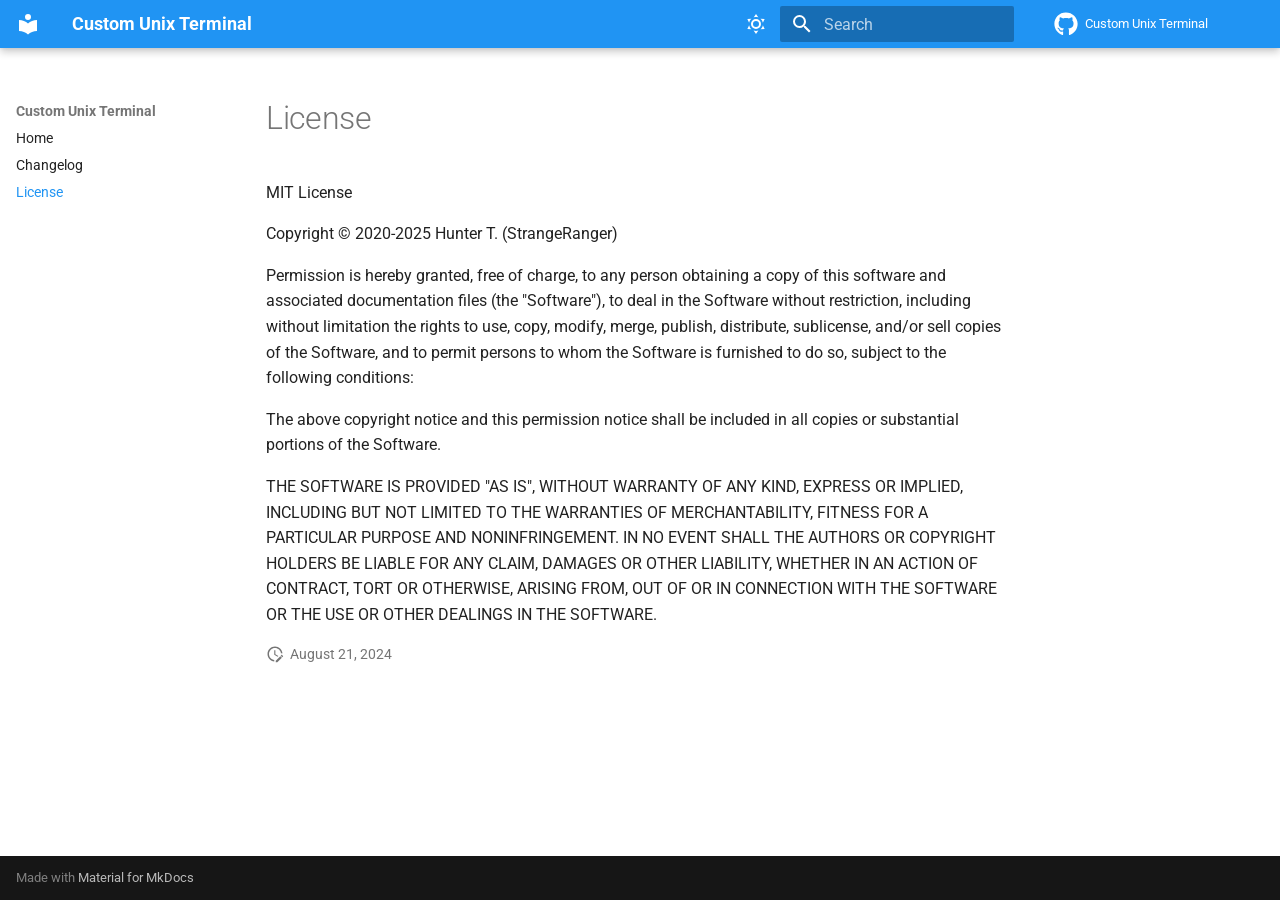
<file: license/index.html>
<!doctype html>
<html lang="en" class="no-js">
  <head>
    
      <meta charset="utf-8">
      <meta name="viewport" content="width=device-width,initial-scale=1">
      
        <meta name="description" content="Custom configurations for Unix terminals.">
      
      
        <meta name="author" content="Hunter T.">
      
      
        <link rel="canonical" href="https://cut.hthompson.dev/license/">
      
      
        <link rel="prev" href="../changelog/">
      
      
      
      <link rel="icon" href="../assets/images/favicon.png">
      <meta name="generator" content="mkdocs-1.6.1, mkdocs-material-9.6.21">
    
    
      
        <title>License - Custom Unix Terminal</title>
      
    
    
      <link rel="stylesheet" href="../assets/stylesheets/main.2a3383ac.min.css">
      
        
        <link rel="stylesheet" href="../assets/stylesheets/palette.06af60db.min.css">
      
      

  
  
  
  
  <style>:root{--md-annotation-icon:url('data:image/svg+xml;charset=utf-8,%3Csvg%20xmlns%3D%22http%3A//www.w3.org/2000/svg%22%20viewBox%3D%220%200%2024%2024%22%3E%3Cpath%20d%3D%22M17%2013h-4v4h-2v-4H7v-2h4V7h2v4h4m-5-9A10%2010%200%200%200%202%2012a10%2010%200%200%200%2010%2010%2010%2010%200%200%200%2010-10A10%2010%200%200%200%2012%202%22/%3E%3C/svg%3E');}</style>


    
    
      
    
    
      
        
        
        <link rel="preconnect" href="https://fonts.gstatic.com" crossorigin>
        <link rel="stylesheet" href="https://fonts.googleapis.com/css?family=Roboto:300,300i,400,400i,700,700i%7CRoboto+Mono:400,400i,700,700i&display=fallback">
        <style>:root{--md-text-font:"Roboto";--md-code-font:"Roboto Mono"}</style>
      
    
    
      <link rel="stylesheet" href="../stylesheets/extra.css">
    
    <script>__md_scope=new URL("..",location),__md_hash=e=>[...e].reduce(((e,_)=>(e<<5)-e+_.charCodeAt(0)),0),__md_get=(e,_=localStorage,t=__md_scope)=>JSON.parse(_.getItem(t.pathname+"."+e)),__md_set=(e,_,t=localStorage,a=__md_scope)=>{try{t.setItem(a.pathname+"."+e,JSON.stringify(_))}catch(e){}}</script>
    
      
  


  <!DOCTYPE html>
<script>
    var _paq = window._paq = window._paq || [];
    _paq.push(['trackPageView']);
    _paq.push(['enableLinkTracking']);
    (function () {
        var u = "https://analytics.hthompson.dev/";
        _paq.push(['setTrackerUrl', u + 'matomo.php']);
        _paq.push(['setSiteId', '2']);
        var d = document, g = d.createElement('script'), s = d.getElementsByTagName('script')[0];
        g.async = true;
        g.src = u + 'matomo.js';
        s.parentNode.insertBefore(g, s);
    })();

    navigation.addEventListener("navigate", function (e) {
        _paq.push(['setDocumentTitle', document.title]);
        _paq.push(['trackPageView']);
    });
</script>
  
    <script>"undefined"!=typeof __md_analytics&&__md_analytics()</script>
  

    
    
    
  </head>
  
  
    
    
      
    
    
    
    
    <body dir="ltr" data-md-color-scheme="slate" data-md-color-primary="blue" data-md-color-accent="blue">
  
    
    <input class="md-toggle" data-md-toggle="drawer" type="checkbox" id="__drawer" autocomplete="off">
    <input class="md-toggle" data-md-toggle="search" type="checkbox" id="__search" autocomplete="off">
    <label class="md-overlay" for="__drawer"></label>
    <div data-md-component="skip">
      
    </div>
    <div data-md-component="announce">
      
    </div>
    
    
      

  

<header class="md-header md-header--shadow" data-md-component="header">
  <nav class="md-header__inner md-grid" aria-label="Header">
    <a href=".." title="Custom Unix Terminal" class="md-header__button md-logo" aria-label="Custom Unix Terminal" data-md-component="logo">
      
  
  <svg xmlns="http://www.w3.org/2000/svg" viewBox="0 0 24 24"><path d="M12 8a3 3 0 0 0 3-3 3 3 0 0 0-3-3 3 3 0 0 0-3 3 3 3 0 0 0 3 3m0 3.54C9.64 9.35 6.5 8 3 8v11c3.5 0 6.64 1.35 9 3.54 2.36-2.19 5.5-3.54 9-3.54V8c-3.5 0-6.64 1.35-9 3.54"/></svg>

    </a>
    <label class="md-header__button md-icon" for="__drawer">
      
      <svg xmlns="http://www.w3.org/2000/svg" viewBox="0 0 24 24"><path d="M3 6h18v2H3zm0 5h18v2H3zm0 5h18v2H3z"/></svg>
    </label>
    <div class="md-header__title" data-md-component="header-title">
      <div class="md-header__ellipsis">
        <div class="md-header__topic">
          <span class="md-ellipsis">
            Custom Unix Terminal
          </span>
        </div>
        <div class="md-header__topic" data-md-component="header-topic">
          <span class="md-ellipsis">
            
              License
            
          </span>
        </div>
      </div>
    </div>
    
      
        <form class="md-header__option" data-md-component="palette">
  
    
    
    
    <input class="md-option" data-md-color-media="(prefers-color-scheme: dark)" data-md-color-scheme="slate" data-md-color-primary="blue" data-md-color-accent="blue"  aria-label="Switch to light mode"  type="radio" name="__palette" id="__palette_0">
    
      <label class="md-header__button md-icon" title="Switch to light mode" for="__palette_1" hidden>
        <svg xmlns="http://www.w3.org/2000/svg" viewBox="0 0 24 24"><path d="m17.75 4.09-2.53 1.94.91 3.06-2.63-1.81-2.63 1.81.91-3.06-2.53-1.94L12.44 4l1.06-3 1.06 3zm3.5 6.91-1.64 1.25.59 1.98-1.7-1.17-1.7 1.17.59-1.98L15.75 11l2.06-.05L18.5 9l.69 1.95zm-2.28 4.95c.83-.08 1.72 1.1 1.19 1.85-.32.45-.66.87-1.08 1.27C15.17 23 8.84 23 4.94 19.07c-3.91-3.9-3.91-10.24 0-14.14.4-.4.82-.76 1.27-1.08.75-.53 1.93.36 1.85 1.19-.27 2.86.69 5.83 2.89 8.02a9.96 9.96 0 0 0 8.02 2.89m-1.64 2.02a12.08 12.08 0 0 1-7.8-3.47c-2.17-2.19-3.33-5-3.49-7.82-2.81 3.14-2.7 7.96.31 10.98 3.02 3.01 7.84 3.12 10.98.31"/></svg>
      </label>
    
  
    
    
    
    <input class="md-option" data-md-color-media="(prefers-color-scheme: light)" data-md-color-scheme="default" data-md-color-primary="blue" data-md-color-accent="blue"  aria-label="Switch to dark mode"  type="radio" name="__palette" id="__palette_1">
    
      <label class="md-header__button md-icon" title="Switch to dark mode" for="__palette_0" hidden>
        <svg xmlns="http://www.w3.org/2000/svg" viewBox="0 0 24 24"><path d="M12 7a5 5 0 0 1 5 5 5 5 0 0 1-5 5 5 5 0 0 1-5-5 5 5 0 0 1 5-5m0 2a3 3 0 0 0-3 3 3 3 0 0 0 3 3 3 3 0 0 0 3-3 3 3 0 0 0-3-3m0-7 2.39 3.42C13.65 5.15 12.84 5 12 5s-1.65.15-2.39.42zM3.34 7l4.16-.35A7.2 7.2 0 0 0 5.94 8.5c-.44.74-.69 1.5-.83 2.29zm.02 10 1.76-3.77a7.131 7.131 0 0 0 2.38 4.14zM20.65 7l-1.77 3.79a7.02 7.02 0 0 0-2.38-4.15zm-.01 10-4.14.36c.59-.51 1.12-1.14 1.54-1.86.42-.73.69-1.5.83-2.29zM12 22l-2.41-3.44c.74.27 1.55.44 2.41.44.82 0 1.63-.17 2.37-.44z"/></svg>
      </label>
    
  
</form>
      
    
    
      <script>var palette=__md_get("__palette");if(palette&&palette.color){if("(prefers-color-scheme)"===palette.color.media){var media=matchMedia("(prefers-color-scheme: light)"),input=document.querySelector(media.matches?"[data-md-color-media='(prefers-color-scheme: light)']":"[data-md-color-media='(prefers-color-scheme: dark)']");palette.color.media=input.getAttribute("data-md-color-media"),palette.color.scheme=input.getAttribute("data-md-color-scheme"),palette.color.primary=input.getAttribute("data-md-color-primary"),palette.color.accent=input.getAttribute("data-md-color-accent")}for(var[key,value]of Object.entries(palette.color))document.body.setAttribute("data-md-color-"+key,value)}</script>
    
    
    
      
      
        <label class="md-header__button md-icon" for="__search">
          
          <svg xmlns="http://www.w3.org/2000/svg" viewBox="0 0 24 24"><path d="M9.5 3A6.5 6.5 0 0 1 16 9.5c0 1.61-.59 3.09-1.56 4.23l.27.27h.79l5 5-1.5 1.5-5-5v-.79l-.27-.27A6.52 6.52 0 0 1 9.5 16 6.5 6.5 0 0 1 3 9.5 6.5 6.5 0 0 1 9.5 3m0 2C7 5 5 7 5 9.5S7 14 9.5 14 14 12 14 9.5 12 5 9.5 5"/></svg>
        </label>
        <div class="md-search" data-md-component="search" role="dialog">
  <label class="md-search__overlay" for="__search"></label>
  <div class="md-search__inner" role="search">
    <form class="md-search__form" name="search">
      <input type="text" class="md-search__input" name="query" aria-label="Search" placeholder="Search" autocapitalize="off" autocorrect="off" autocomplete="off" spellcheck="false" data-md-component="search-query" required>
      <label class="md-search__icon md-icon" for="__search">
        
        <svg xmlns="http://www.w3.org/2000/svg" viewBox="0 0 24 24"><path d="M9.5 3A6.5 6.5 0 0 1 16 9.5c0 1.61-.59 3.09-1.56 4.23l.27.27h.79l5 5-1.5 1.5-5-5v-.79l-.27-.27A6.52 6.52 0 0 1 9.5 16 6.5 6.5 0 0 1 3 9.5 6.5 6.5 0 0 1 9.5 3m0 2C7 5 5 7 5 9.5S7 14 9.5 14 14 12 14 9.5 12 5 9.5 5"/></svg>
        
        <svg xmlns="http://www.w3.org/2000/svg" viewBox="0 0 24 24"><path d="M20 11v2H8l5.5 5.5-1.42 1.42L4.16 12l7.92-7.92L13.5 5.5 8 11z"/></svg>
      </label>
      <nav class="md-search__options" aria-label="Search">
        
        <button type="reset" class="md-search__icon md-icon" title="Clear" aria-label="Clear" tabindex="-1">
          
          <svg xmlns="http://www.w3.org/2000/svg" viewBox="0 0 24 24"><path d="M19 6.41 17.59 5 12 10.59 6.41 5 5 6.41 10.59 12 5 17.59 6.41 19 12 13.41 17.59 19 19 17.59 13.41 12z"/></svg>
        </button>
      </nav>
      
        <div class="md-search__suggest" data-md-component="search-suggest"></div>
      
    </form>
    <div class="md-search__output">
      <div class="md-search__scrollwrap" tabindex="0" data-md-scrollfix>
        <div class="md-search-result" data-md-component="search-result">
          <div class="md-search-result__meta">
            Initializing search
          </div>
          <ol class="md-search-result__list" role="presentation"></ol>
        </div>
      </div>
    </div>
  </div>
</div>
      
    
    
      <div class="md-header__source">
        <a href="https://github.com/StrangeRanger/custom-unix-terminal" title="Go to repository" class="md-source" data-md-component="source">
  <div class="md-source__icon md-icon">
    
    <svg xmlns="http://www.w3.org/2000/svg" viewBox="0 0 512 512"><!--! Font Awesome Free 7.0.1 by @fontawesome - https://fontawesome.com License - https://fontawesome.com/license/free (Icons: CC BY 4.0, Fonts: SIL OFL 1.1, Code: MIT License) Copyright 2025 Fonticons, Inc.--><path d="M173.9 397.4c0 2-2.3 3.6-5.2 3.6-3.3.3-5.6-1.3-5.6-3.6 0-2 2.3-3.6 5.2-3.6 3-.3 5.6 1.3 5.6 3.6m-31.1-4.5c-.7 2 1.3 4.3 4.3 4.9 2.6 1 5.6 0 6.2-2s-1.3-4.3-4.3-5.2c-2.6-.7-5.5.3-6.2 2.3m44.2-1.7c-2.9.7-4.9 2.6-4.6 4.9.3 2 2.9 3.3 5.9 2.6 2.9-.7 4.9-2.6 4.6-4.6-.3-1.9-3-3.2-5.9-2.9M252.8 8C114.1 8 8 113.3 8 252c0 110.9 69.8 205.8 169.5 239.2 12.8 2.3 17.3-5.6 17.3-12.1 0-6.2-.3-40.4-.3-61.4 0 0-70 15-84.7-29.8 0 0-11.4-29.1-27.8-36.6 0 0-22.9-15.7 1.6-15.4 0 0 24.9 2 38.6 25.8 21.9 38.6 58.6 27.5 72.9 20.9 2.3-16 8.8-27.1 16-33.7-55.9-6.2-112.3-14.3-112.3-110.5 0-27.5 7.6-41.3 23.6-58.9-2.6-6.5-11.1-33.3 2.6-67.9 20.9-6.5 69 27 69 27 20-5.6 41.5-8.5 62.8-8.5s42.8 2.9 62.8 8.5c0 0 48.1-33.6 69-27 13.7 34.7 5.2 61.4 2.6 67.9 16 17.7 25.8 31.5 25.8 58.9 0 96.5-58.9 104.2-114.8 110.5 9.2 7.9 17 22.9 17 46.4 0 33.7-.3 75.4-.3 83.6 0 6.5 4.6 14.4 17.3 12.1C436.2 457.8 504 362.9 504 252 504 113.3 391.5 8 252.8 8M105.2 352.9c-1.3 1-1 3.3.7 5.2 1.6 1.6 3.9 2.3 5.2 1 1.3-1 1-3.3-.7-5.2-1.6-1.6-3.9-2.3-5.2-1m-10.8-8.1c-.7 1.3.3 2.9 2.3 3.9 1.6 1 3.6.7 4.3-.7.7-1.3-.3-2.9-2.3-3.9-2-.6-3.6-.3-4.3.7m32.4 35.6c-1.6 1.3-1 4.3 1.3 6.2 2.3 2.3 5.2 2.6 6.5 1 1.3-1.3.7-4.3-1.3-6.2-2.2-2.3-5.2-2.6-6.5-1m-11.4-14.7c-1.6 1-1.6 3.6 0 5.9s4.3 3.3 5.6 2.3c1.6-1.3 1.6-3.9 0-6.2-1.4-2.3-4-3.3-5.6-2"/></svg>
  </div>
  <div class="md-source__repository">
    Custom Unix Terminal
  </div>
</a>
      </div>
    
  </nav>
  
</header>
    
    <div class="md-container" data-md-component="container">
      
      
        
          
        
      
      <main class="md-main" data-md-component="main">
        <div class="md-main__inner md-grid">
          
            
              
              <div class="md-sidebar md-sidebar--primary" data-md-component="sidebar" data-md-type="navigation" >
                <div class="md-sidebar__scrollwrap">
                  <div class="md-sidebar__inner">
                    



<nav class="md-nav md-nav--primary" aria-label="Navigation" data-md-level="0">
  <label class="md-nav__title" for="__drawer">
    <a href=".." title="Custom Unix Terminal" class="md-nav__button md-logo" aria-label="Custom Unix Terminal" data-md-component="logo">
      
  
  <svg xmlns="http://www.w3.org/2000/svg" viewBox="0 0 24 24"><path d="M12 8a3 3 0 0 0 3-3 3 3 0 0 0-3-3 3 3 0 0 0-3 3 3 3 0 0 0 3 3m0 3.54C9.64 9.35 6.5 8 3 8v11c3.5 0 6.64 1.35 9 3.54 2.36-2.19 5.5-3.54 9-3.54V8c-3.5 0-6.64 1.35-9 3.54"/></svg>

    </a>
    Custom Unix Terminal
  </label>
  
    <div class="md-nav__source">
      <a href="https://github.com/StrangeRanger/custom-unix-terminal" title="Go to repository" class="md-source" data-md-component="source">
  <div class="md-source__icon md-icon">
    
    <svg xmlns="http://www.w3.org/2000/svg" viewBox="0 0 512 512"><!--! Font Awesome Free 7.0.1 by @fontawesome - https://fontawesome.com License - https://fontawesome.com/license/free (Icons: CC BY 4.0, Fonts: SIL OFL 1.1, Code: MIT License) Copyright 2025 Fonticons, Inc.--><path d="M173.9 397.4c0 2-2.3 3.6-5.2 3.6-3.3.3-5.6-1.3-5.6-3.6 0-2 2.3-3.6 5.2-3.6 3-.3 5.6 1.3 5.6 3.6m-31.1-4.5c-.7 2 1.3 4.3 4.3 4.9 2.6 1 5.6 0 6.2-2s-1.3-4.3-4.3-5.2c-2.6-.7-5.5.3-6.2 2.3m44.2-1.7c-2.9.7-4.9 2.6-4.6 4.9.3 2 2.9 3.3 5.9 2.6 2.9-.7 4.9-2.6 4.6-4.6-.3-1.9-3-3.2-5.9-2.9M252.8 8C114.1 8 8 113.3 8 252c0 110.9 69.8 205.8 169.5 239.2 12.8 2.3 17.3-5.6 17.3-12.1 0-6.2-.3-40.4-.3-61.4 0 0-70 15-84.7-29.8 0 0-11.4-29.1-27.8-36.6 0 0-22.9-15.7 1.6-15.4 0 0 24.9 2 38.6 25.8 21.9 38.6 58.6 27.5 72.9 20.9 2.3-16 8.8-27.1 16-33.7-55.9-6.2-112.3-14.3-112.3-110.5 0-27.5 7.6-41.3 23.6-58.9-2.6-6.5-11.1-33.3 2.6-67.9 20.9-6.5 69 27 69 27 20-5.6 41.5-8.5 62.8-8.5s42.8 2.9 62.8 8.5c0 0 48.1-33.6 69-27 13.7 34.7 5.2 61.4 2.6 67.9 16 17.7 25.8 31.5 25.8 58.9 0 96.5-58.9 104.2-114.8 110.5 9.2 7.9 17 22.9 17 46.4 0 33.7-.3 75.4-.3 83.6 0 6.5 4.6 14.4 17.3 12.1C436.2 457.8 504 362.9 504 252 504 113.3 391.5 8 252.8 8M105.2 352.9c-1.3 1-1 3.3.7 5.2 1.6 1.6 3.9 2.3 5.2 1 1.3-1 1-3.3-.7-5.2-1.6-1.6-3.9-2.3-5.2-1m-10.8-8.1c-.7 1.3.3 2.9 2.3 3.9 1.6 1 3.6.7 4.3-.7.7-1.3-.3-2.9-2.3-3.9-2-.6-3.6-.3-4.3.7m32.4 35.6c-1.6 1.3-1 4.3 1.3 6.2 2.3 2.3 5.2 2.6 6.5 1 1.3-1.3.7-4.3-1.3-6.2-2.2-2.3-5.2-2.6-6.5-1m-11.4-14.7c-1.6 1-1.6 3.6 0 5.9s4.3 3.3 5.6 2.3c1.6-1.3 1.6-3.9 0-6.2-1.4-2.3-4-3.3-5.6-2"/></svg>
  </div>
  <div class="md-source__repository">
    Custom Unix Terminal
  </div>
</a>
    </div>
  
  <ul class="md-nav__list" data-md-scrollfix>
    
      
      
  
  
  
  
    <li class="md-nav__item">
      <a href=".." class="md-nav__link">
        
  
  
  <span class="md-ellipsis">
    Home
    
  </span>
  

      </a>
    </li>
  

    
      
      
  
  
  
  
    <li class="md-nav__item">
      <a href="../changelog/" class="md-nav__link">
        
  
  
  <span class="md-ellipsis">
    Changelog
    
  </span>
  

      </a>
    </li>
  

    
      
      
  
  
    
  
  
  
    <li class="md-nav__item md-nav__item--active">
      
      <input class="md-nav__toggle md-toggle" type="checkbox" id="__toc">
      
      
      
      <a href="./" class="md-nav__link md-nav__link--active">
        
  
  
  <span class="md-ellipsis">
    License
    
  </span>
  

      </a>
      
    </li>
  

    
  </ul>
</nav>
                  </div>
                </div>
              </div>
            
            
              
              <div class="md-sidebar md-sidebar--secondary" data-md-component="sidebar" data-md-type="toc" >
                <div class="md-sidebar__scrollwrap">
                  <div class="md-sidebar__inner">
                    

<nav class="md-nav md-nav--secondary" aria-label="Table of contents">
  
  
  
  
</nav>
                  </div>
                </div>
              </div>
            
          
          
            <div class="md-content" data-md-component="content">
              <article class="md-content__inner md-typeset">
                
                  


  
  


  <h1>License</h1>

<p>MIT License</p>
<p>Copyright &copy; 2020-2025 Hunter T. (StrangeRanger)</p>
<p>Permission is hereby granted, free of charge, to any person obtaining a copy
of this software and associated documentation files (the "Software"), to deal
in the Software without restriction, including without limitation the rights
to use, copy, modify, merge, publish, distribute, sublicense, and/or sell
copies of the Software, and to permit persons to whom the Software is
furnished to do so, subject to the following conditions:</p>
<p>The above copyright notice and this permission notice shall be included in all
copies or substantial portions of the Software.</p>
<p>THE SOFTWARE IS PROVIDED "AS IS", WITHOUT WARRANTY OF ANY KIND, EXPRESS OR
IMPLIED, INCLUDING BUT NOT LIMITED TO THE WARRANTIES OF MERCHANTABILITY,
FITNESS FOR A PARTICULAR PURPOSE AND NONINFRINGEMENT. IN NO EVENT SHALL THE
AUTHORS OR COPYRIGHT HOLDERS BE LIABLE FOR ANY CLAIM, DAMAGES OR OTHER
LIABILITY, WHETHER IN AN ACTION OF CONTRACT, TORT OR OTHERWISE, ARISING FROM,
OUT OF OR IN CONNECTION WITH THE SOFTWARE OR THE USE OR OTHER DEALINGS IN THE
SOFTWARE.</p>







  
    
  
  


  <aside class="md-source-file">
    
      
  <span class="md-source-file__fact">
    <span class="md-icon" title="Last update">
      <svg xmlns="http://www.w3.org/2000/svg" viewBox="0 0 24 24"><path d="M21 13.1c-.1 0-.3.1-.4.2l-1 1 2.1 2.1 1-1c.2-.2.2-.6 0-.8l-1.3-1.3c-.1-.1-.2-.2-.4-.2m-1.9 1.8-6.1 6V23h2.1l6.1-6.1zM12.5 7v5.2l4 2.4-1 1L11 13V7zM11 21.9c-5.1-.5-9-4.8-9-9.9C2 6.5 6.5 2 12 2c5.3 0 9.6 4.1 10 9.3-.3-.1-.6-.2-1-.2s-.7.1-1 .2C19.6 7.2 16.2 4 12 4c-4.4 0-8 3.6-8 8 0 4.1 3.1 7.5 7.1 7.9l-.1.2z"/></svg>
    </span>
    <span class="git-revision-date-localized-plugin git-revision-date-localized-plugin-date" title="August 21, 2024 11:37:15 PDT">August 21, 2024</span>
  </span>

    
    
    
    
  </aside>


  




                
              </article>
            </div>
          
          
  <script>var tabs=__md_get("__tabs");if(Array.isArray(tabs))e:for(var set of document.querySelectorAll(".tabbed-set")){var labels=set.querySelector(".tabbed-labels");for(var tab of tabs)for(var label of labels.getElementsByTagName("label"))if(label.innerText.trim()===tab){var input=document.getElementById(label.htmlFor);input.checked=!0;continue e}}</script>

<script>var target=document.getElementById(location.hash.slice(1));target&&target.name&&(target.checked=target.name.startsWith("__tabbed_"))</script>
        </div>
        
          <button type="button" class="md-top md-icon" data-md-component="top" hidden>
  
  <svg xmlns="http://www.w3.org/2000/svg" viewBox="0 0 24 24"><path d="M13 20h-2V8l-5.5 5.5-1.42-1.42L12 4.16l7.92 7.92-1.42 1.42L13 8z"/></svg>
  Back to top
</button>
        
      </main>
      
        <footer class="md-footer">
  
  <div class="md-footer-meta md-typeset">
    <div class="md-footer-meta__inner md-grid">
      <div class="md-copyright">
  
  
    Made with
    <a href="https://squidfunk.github.io/mkdocs-material/" target="_blank" rel="noopener">
      Material for MkDocs
    </a>
  
</div>
      
    </div>
  </div>
</footer>
      
    </div>
    <div class="md-dialog" data-md-component="dialog">
      <div class="md-dialog__inner md-typeset"></div>
    </div>
    
    
    
      
      <script id="__config" type="application/json">{"base": "..", "features": ["content.tabs.link", "content.code.copy", "navigation.instant", "navigation.tracking", "navigation.sections", "navigation.top", "search.suggest", "search.highlight"], "search": "../assets/javascripts/workers/search.973d3a69.min.js", "tags": null, "translations": {"clipboard.copied": "Copied to clipboard", "clipboard.copy": "Copy to clipboard", "search.result.more.one": "1 more on this page", "search.result.more.other": "# more on this page", "search.result.none": "No matching documents", "search.result.one": "1 matching document", "search.result.other": "# matching documents", "search.result.placeholder": "Type to start searching", "search.result.term.missing": "Missing", "select.version": "Select version"}, "version": null}</script>
    
    
      <script src="../assets/javascripts/bundle.f55a23d4.min.js"></script>
      
    
  </body>
</html>
</file>
<file: stylesheets/extra.css>
.md-grid {
    max-width: 1500px;
  }
</file>
<file: assets/stylesheets/main.2a3383ac.min.css>
@charset "UTF-8";html{-webkit-text-size-adjust:none;-moz-text-size-adjust:none;text-size-adjust:none;box-sizing:border-box}*,:after,:before{box-sizing:inherit}@media (prefers-reduced-motion){*,:after,:before{transition:none!important}}body{margin:0}a,button,input,label{-webkit-tap-highlight-color:transparent}a{color:inherit;text-decoration:none}hr{border:0;box-sizing:initial;display:block;height:.05rem;overflow:visible;padding:0}small{font-size:80%}sub,sup{line-height:1em}img{border-style:none}table{border-collapse:initial;border-spacing:0}td,th{font-weight:400;vertical-align:top}button{background:#0000;border:0;font-family:inherit;font-size:inherit;margin:0;padding:0}input{border:0;outline:none}:root{--md-primary-fg-color:#4051b5;--md-primary-fg-color--light:#5d6cc0;--md-primary-fg-color--dark:#303fa1;--md-primary-bg-color:#fff;--md-primary-bg-color--light:#ffffffb3;--md-accent-fg-color:#526cfe;--md-accent-fg-color--transparent:#526cfe1a;--md-accent-bg-color:#fff;--md-accent-bg-color--light:#ffffffb3}[data-md-color-scheme=default]{color-scheme:light}[data-md-color-scheme=default] img[src$="#gh-dark-mode-only"],[data-md-color-scheme=default] img[src$="#only-dark"]{display:none}:root,[data-md-color-scheme=default]{--md-hue:225deg;--md-default-fg-color:#000000de;--md-default-fg-color--light:#0000008a;--md-default-fg-color--lighter:#00000052;--md-default-fg-color--lightest:#00000012;--md-default-bg-color:#fff;--md-default-bg-color--light:#ffffffb3;--md-default-bg-color--lighter:#ffffff4d;--md-default-bg-color--lightest:#ffffff1f;--md-code-fg-color:#36464e;--md-code-bg-color:#f5f5f5;--md-code-hl-color:#4287ff;--md-code-hl-color--light:#4287ff1a;--md-code-hl-number-color:#d52a2a;--md-code-hl-special-color:#db1457;--md-code-hl-function-color:#a846b9;--md-code-hl-constant-color:#6e59d9;--md-code-hl-keyword-color:#3f6ec6;--md-code-hl-string-color:#1c7d4d;--md-code-hl-name-color:var(--md-code-fg-color);--md-code-hl-operator-color:var(--md-default-fg-color--light);--md-code-hl-punctuation-color:var(--md-default-fg-color--light);--md-code-hl-comment-color:var(--md-default-fg-color--light);--md-code-hl-generic-color:var(--md-default-fg-color--light);--md-code-hl-variable-color:var(--md-default-fg-color--light);--md-typeset-color:var(--md-default-fg-color);--md-typeset-a-color:var(--md-primary-fg-color);--md-typeset-del-color:#f5503d26;--md-typeset-ins-color:#0bd57026;--md-typeset-kbd-color:#fafafa;--md-typeset-kbd-accent-color:#fff;--md-typeset-kbd-border-color:#b8b8b8;--md-typeset-mark-color:#ffff0080;--md-typeset-table-color:#0000001f;--md-typeset-table-color--light:rgba(0,0,0,.035);--md-admonition-fg-color:var(--md-default-fg-color);--md-admonition-bg-color:var(--md-default-bg-color);--md-warning-fg-color:#000000de;--md-warning-bg-color:#ff9;--md-footer-fg-color:#fff;--md-footer-fg-color--light:#ffffffb3;--md-footer-fg-color--lighter:#ffffff73;--md-footer-bg-color:#000000de;--md-footer-bg-color--dark:#00000052;--md-shadow-z1:0 0.2rem 0.5rem #0000000d,0 0 0.05rem #0000001a;--md-shadow-z2:0 0.2rem 0.5rem #0000001a,0 0 0.05rem #00000040;--md-shadow-z3:0 0.2rem 0.5rem #0003,0 0 0.05rem #00000059}.md-icon svg{fill:currentcolor;display:block;height:1.2rem;width:1.2rem}body{-webkit-font-smoothing:antialiased;-moz-osx-font-smoothing:grayscale;--md-text-font-family:var(--md-text-font,_),-apple-system,BlinkMacSystemFont,Helvetica,Arial,sans-serif;--md-code-font-family:var(--md-code-font,_),SFMono-Regular,Consolas,Menlo,monospace}aside,body,input{font-feature-settings:"kern","liga";color:var(--md-typeset-color);font-family:var(--md-text-font-family)}code,kbd,pre{font-feature-settings:"kern";font-family:var(--md-code-font-family)}:root{--md-typeset-table-sort-icon:url('data:image/svg+xml;charset=utf-8,<svg xmlns="http://www.w3.org/2000/svg" viewBox="0 0 24 24"><path d="m18 21-4-4h3V7h-3l4-4 4 4h-3v10h3M2 19v-2h10v2M2 13v-2h7v2M2 7V5h4v2z"/></svg>');--md-typeset-table-sort-icon--asc:url('data:image/svg+xml;charset=utf-8,<svg xmlns="http://www.w3.org/2000/svg" viewBox="0 0 24 24"><path d="M19 17h3l-4 4-4-4h3V3h2M2 17h10v2H2M6 5v2H2V5m0 6h7v2H2z"/></svg>');--md-typeset-table-sort-icon--desc:url('data:image/svg+xml;charset=utf-8,<svg xmlns="http://www.w3.org/2000/svg" viewBox="0 0 24 24"><path d="M19 7h3l-4-4-4 4h3v14h2M2 17h10v2H2M6 5v2H2V5m0 6h7v2H2z"/></svg>')}.md-typeset{-webkit-print-color-adjust:exact;color-adjust:exact;font-size:.8rem;line-height:1.6;overflow-wrap:break-word}@media print{.md-typeset{font-size:.68rem}}.md-typeset blockquote,.md-typeset dl,.md-typeset figure,.md-typeset ol,.md-typeset pre,.md-typeset ul{margin-bottom:1em;margin-top:1em}.md-typeset h1{color:var(--md-default-fg-color--light);font-size:2em;line-height:1.3;margin:0 0 1.25em}.md-typeset h1,.md-typeset h2{font-weight:300;letter-spacing:-.01em}.md-typeset h2{font-size:1.5625em;line-height:1.4;margin:1.6em 0 .64em}.md-typeset h3{font-size:1.25em;font-weight:400;letter-spacing:-.01em;line-height:1.5;margin:1.6em 0 .8em}.md-typeset h2+h3{margin-top:.8em}.md-typeset h4{font-weight:700;letter-spacing:-.01em;margin:1em 0}.md-typeset h5,.md-typeset h6{color:var(--md-default-fg-color--light);font-size:.8em;font-weight:700;letter-spacing:-.01em;margin:1.25em 0}.md-typeset h5{text-transform:uppercase}.md-typeset h5 code{text-transform:none}.md-typeset hr{border-bottom:.05rem solid var(--md-default-fg-color--lightest);display:flow-root;margin:1.5em 0}.md-typeset a{color:var(--md-typeset-a-color);word-break:break-word}.md-typeset a,.md-typeset a:before{transition:color 125ms}.md-typeset a:focus,.md-typeset a:hover{color:var(--md-accent-fg-color)}.md-typeset a:focus code,.md-typeset a:hover code{background-color:var(--md-accent-fg-color--transparent)}.md-typeset a code{color:currentcolor;transition:background-color 125ms}.md-typeset a.focus-visible{outline-color:var(--md-accent-fg-color);outline-offset:.2rem}.md-typeset code,.md-typeset kbd,.md-typeset pre{color:var(--md-code-fg-color);direction:ltr;font-variant-ligatures:none}@media print{.md-typeset code,.md-typeset kbd,.md-typeset pre{white-space:pre-wrap}}.md-typeset code{background-color:var(--md-code-bg-color);border-radius:.1rem;-webkit-box-decoration-break:clone;box-decoration-break:clone;font-size:.85em;padding:0 .2941176471em;word-break:break-word}.md-typeset code:not(.focus-visible){-webkit-tap-highlight-color:transparent;outline:none}.md-typeset pre{display:flow-root;line-height:1.4;position:relative}.md-typeset pre>code{-webkit-box-decoration-break:slice;box-decoration-break:slice;box-shadow:none;display:block;margin:0;outline-color:var(--md-accent-fg-color);overflow:auto;padding:.7720588235em 1.1764705882em;scrollbar-color:var(--md-default-fg-color--lighter) #0000;scrollbar-width:thin;touch-action:auto;word-break:normal}.md-typeset pre>code:hover{scrollbar-color:var(--md-accent-fg-color) #0000}.md-typeset pre>code::-webkit-scrollbar{height:.2rem;width:.2rem}.md-typeset pre>code::-webkit-scrollbar-thumb{background-color:var(--md-default-fg-color--lighter)}.md-typeset pre>code::-webkit-scrollbar-thumb:hover{background-color:var(--md-accent-fg-color)}.md-typeset kbd{background-color:var(--md-typeset-kbd-color);border-radius:.1rem;box-shadow:0 .1rem 0 .05rem var(--md-typeset-kbd-border-color),0 .1rem 0 var(--md-typeset-kbd-border-color),0 -.1rem .2rem var(--md-typeset-kbd-accent-color) inset;color:var(--md-default-fg-color);display:inline-block;font-size:.75em;padding:0 .6666666667em;vertical-align:text-top;word-break:break-word}.md-typeset mark{background-color:var(--md-typeset-mark-color);-webkit-box-decoration-break:clone;box-decoration-break:clone;color:inherit;word-break:break-word}.md-typeset abbr{border-bottom:.05rem dotted var(--md-default-fg-color--light);cursor:help;text-decoration:none}.md-typeset small{opacity:.75}[dir=ltr] .md-typeset sub,[dir=ltr] .md-typeset sup{margin-left:.078125em}[dir=rtl] .md-typeset sub,[dir=rtl] .md-typeset sup{margin-right:.078125em}[dir=ltr] .md-typeset blockquote{padding-left:.6rem}[dir=rtl] .md-typeset blockquote{padding-right:.6rem}[dir=ltr] .md-typeset blockquote{border-left:.2rem solid var(--md-default-fg-color--lighter)}[dir=rtl] .md-typeset blockquote{border-right:.2rem solid var(--md-default-fg-color--lighter)}.md-typeset blockquote{color:var(--md-default-fg-color--light);margin-left:0;margin-right:0}.md-typeset ul{list-style-type:disc}.md-typeset ul[type]{list-style-type:revert-layer}[dir=ltr] .md-typeset ol,[dir=ltr] .md-typeset ul{margin-left:.625em}[dir=rtl] .md-typeset ol,[dir=rtl] .md-typeset ul{margin-right:.625em}.md-typeset ol,.md-typeset ul{padding:0}.md-typeset ol:not([hidden]),.md-typeset ul:not([hidden]){display:flow-root}.md-typeset ol ol,.md-typeset ul ol{list-style-type:lower-alpha}.md-typeset ol ol ol,.md-typeset ul ol ol{list-style-type:lower-roman}.md-typeset ol ol ol ol,.md-typeset ul ol ol ol{list-style-type:upper-alpha}.md-typeset ol ol ol ol ol,.md-typeset ul ol ol ol ol{list-style-type:upper-roman}.md-typeset ol[type],.md-typeset ul[type]{list-style-type:revert-layer}[dir=ltr] .md-typeset ol li,[dir=ltr] .md-typeset ul li{margin-left:1.25em}[dir=rtl] .md-typeset ol li,[dir=rtl] .md-typeset ul li{margin-right:1.25em}.md-typeset ol li,.md-typeset ul li{margin-bottom:.5em}.md-typeset ol li blockquote,.md-typeset ol li p,.md-typeset ul li blockquote,.md-typeset ul li p{margin:.5em 0}.md-typeset ol li:last-child,.md-typeset ul li:last-child{margin-bottom:0}[dir=ltr] .md-typeset ol li ol,[dir=ltr] .md-typeset ol li ul,[dir=ltr] .md-typeset ul li ol,[dir=ltr] .md-typeset ul li ul{margin-left:.625em}[dir=rtl] .md-typeset ol li ol,[dir=rtl] .md-typeset ol li ul,[dir=rtl] .md-typeset ul li ol,[dir=rtl] .md-typeset ul li ul{margin-right:.625em}.md-typeset ol li ol,.md-typeset ol li ul,.md-typeset ul li ol,.md-typeset ul li ul{margin-bottom:.5em;margin-top:.5em}[dir=ltr] .md-typeset dd{margin-left:1.875em}[dir=rtl] .md-typeset dd{margin-right:1.875em}.md-typeset dd{margin-bottom:1.5em;margin-top:1em}.md-typeset img,.md-typeset svg,.md-typeset video{height:auto;max-width:100%}.md-typeset img[align=left]{margin:1em 1em 1em 0}.md-typeset img[align=right]{margin:1em 0 1em 1em}.md-typeset img[align]:only-child{margin-top:0}.md-typeset figure{display:flow-root;margin:1em auto;max-width:100%;text-align:center;width:-moz-fit-content;width:fit-content}.md-typeset figure img{display:block;margin:0 auto}.md-typeset figcaption{font-style:italic;margin:1em auto;max-width:24rem}.md-typeset iframe{max-width:100%}.md-typeset table:not([class]){background-color:var(--md-default-bg-color);border:.05rem solid var(--md-typeset-table-color);border-radius:.1rem;display:inline-block;font-size:.64rem;max-width:100%;overflow:auto;touch-action:auto}@media print{.md-typeset table:not([class]){display:table}}.md-typeset table:not([class])+*{margin-top:1.5em}.md-typeset table:not([class]) td>:first-child,.md-typeset table:not([class]) th>:first-child{margin-top:0}.md-typeset table:not([class]) td>:last-child,.md-typeset table:not([class]) th>:last-child{margin-bottom:0}.md-typeset table:not([class]) td:not([align]),.md-typeset table:not([class]) th:not([align]){text-align:left}[dir=rtl] .md-typeset table:not([class]) td:not([align]),[dir=rtl] .md-typeset table:not([class]) th:not([align]){text-align:right}.md-typeset table:not([class]) th{font-weight:700;min-width:5rem;padding:.9375em 1.25em;vertical-align:top}.md-typeset table:not([class]) td{border-top:.05rem solid var(--md-typeset-table-color);padding:.9375em 1.25em;vertical-align:top}.md-typeset table:not([class]) tbody tr{transition:background-color 125ms}.md-typeset table:not([class]) tbody tr:hover{background-color:var(--md-typeset-table-color--light);box-shadow:0 .05rem 0 var(--md-default-bg-color) inset}.md-typeset table:not([class]) a{word-break:normal}.md-typeset table th[role=columnheader]{cursor:pointer}[dir=ltr] .md-typeset table th[role=columnheader]:after{margin-left:.5em}[dir=rtl] .md-typeset table th[role=columnheader]:after{margin-right:.5em}.md-typeset table th[role=columnheader]:after{content:"";display:inline-block;height:1.2em;-webkit-mask-image:var(--md-typeset-table-sort-icon);mask-image:var(--md-typeset-table-sort-icon);-webkit-mask-repeat:no-repeat;mask-repeat:no-repeat;-webkit-mask-size:contain;mask-size:contain;transition:background-color 125ms;vertical-align:text-bottom;width:1.2em}.md-typeset table th[role=columnheader]:hover:after{background-color:var(--md-default-fg-color--lighter)}.md-typeset table th[role=columnheader][aria-sort=ascending]:after{background-color:var(--md-default-fg-color--light);-webkit-mask-image:var(--md-typeset-table-sort-icon--asc);mask-image:var(--md-typeset-table-sort-icon--asc)}.md-typeset table th[role=columnheader][aria-sort=descending]:after{background-color:var(--md-default-fg-color--light);-webkit-mask-image:var(--md-typeset-table-sort-icon--desc);mask-image:var(--md-typeset-table-sort-icon--desc)}.md-typeset__scrollwrap{margin:1em -.8rem;overflow-x:auto;touch-action:auto}.md-typeset__table{display:inline-block;margin-bottom:.5em;padding:0 .8rem}@media print{.md-typeset__table{display:block}}html .md-typeset__table table{display:table;margin:0;overflow:hidden;width:100%}@media screen and (max-width:44.984375em){.md-content__inner>pre{margin:1em -.8rem}.md-content__inner>pre code{border-radius:0}}.md-typeset .md-author{border-radius:100%;display:block;flex-shrink:0;height:1.6rem;overflow:hidden;position:relative;transition:color 125ms,transform 125ms;width:1.6rem}.md-typeset .md-author img{display:block}.md-typeset .md-author--more{background:var(--md-default-fg-color--lightest);color:var(--md-default-fg-color--lighter);font-size:.6rem;font-weight:700;line-height:1.6rem;text-align:center}.md-typeset .md-author--long{height:2.4rem;width:2.4rem}.md-typeset a.md-author{transform:scale(1)}.md-typeset a.md-author img{border-radius:100%;filter:grayscale(100%) opacity(75%);transition:filter 125ms}.md-typeset a.md-author:focus,.md-typeset a.md-author:hover{transform:scale(1.1);z-index:1}.md-typeset a.md-author:focus img,.md-typeset a.md-author:hover img{filter:grayscale(0)}.md-banner{background-color:var(--md-footer-bg-color);color:var(--md-footer-fg-color);overflow:auto}@media print{.md-banner{display:none}}.md-banner--warning{background-color:var(--md-warning-bg-color);color:var(--md-warning-fg-color)}.md-banner__inner{font-size:.7rem;margin:.6rem auto;padding:0 .8rem}[dir=ltr] .md-banner__button{float:right}[dir=rtl] .md-banner__button{float:left}.md-banner__button{color:inherit;cursor:pointer;transition:opacity .25s}.no-js .md-banner__button{display:none}.md-banner__button:hover{opacity:.7}html{font-size:125%;height:100%;overflow-x:hidden}@media screen and (min-width:100em){html{font-size:137.5%}}@media screen and (min-width:125em){html{font-size:150%}}body{background-color:var(--md-default-bg-color);display:flex;flex-direction:column;font-size:.5rem;min-height:100%;position:relative;width:100%}@media print{body{display:block}}@media screen and (max-width:59.984375em){body[data-md-scrolllock]{position:fixed}}.md-grid{margin-left:auto;margin-right:auto;max-width:61rem}.md-container{display:flex;flex-direction:column;flex-grow:1}@media print{.md-container{display:block}}.md-main{flex-grow:1}.md-main__inner{display:flex;height:100%;margin-top:1.5rem}.md-ellipsis{overflow:hidden;text-overflow:ellipsis}.md-toggle{display:none}.md-option{height:0;opacity:0;position:absolute;width:0}.md-option:checked+label:not([hidden]){display:block}.md-option.focus-visible+label{outline-color:var(--md-accent-fg-color);outline-style:auto}.md-skip{background-color:var(--md-default-fg-color);border-radius:.1rem;color:var(--md-default-bg-color);font-size:.64rem;margin:.5rem;opacity:0;outline-color:var(--md-accent-fg-color);padding:.3rem .5rem;position:fixed;transform:translateY(.4rem);z-index:-1}.md-skip:focus{opacity:1;transform:translateY(0);transition:transform .25s cubic-bezier(.4,0,.2,1),opacity 175ms 75ms;z-index:10}@page{margin:25mm}:root{--md-clipboard-icon:url('data:image/svg+xml;charset=utf-8,<svg xmlns="http://www.w3.org/2000/svg" viewBox="0 0 24 24"><path d="M19 21H8V7h11m0-2H8a2 2 0 0 0-2 2v14a2 2 0 0 0 2 2h11a2 2 0 0 0 2-2V7a2 2 0 0 0-2-2m-3-4H4a2 2 0 0 0-2 2v14h2V3h12z"/></svg>')}.md-clipboard{border-radius:.1rem;color:var(--md-default-fg-color--lightest);cursor:pointer;height:1.5em;outline-color:var(--md-accent-fg-color);outline-offset:.1rem;position:absolute;right:.5em;top:.5em;transition:color .25s;width:1.5em;z-index:1}@media print{.md-clipboard{display:none}}.md-clipboard:not(.focus-visible){-webkit-tap-highlight-color:transparent;outline:none}:hover>.md-clipboard{color:var(--md-default-fg-color--light)}.md-clipboard:focus,.md-clipboard:hover{color:var(--md-accent-fg-color)}.md-clipboard:after{background-color:currentcolor;content:"";display:block;height:1.125em;margin:0 auto;-webkit-mask-image:var(--md-clipboard-icon);mask-image:var(--md-clipboard-icon);-webkit-mask-position:center;mask-position:center;-webkit-mask-repeat:no-repeat;mask-repeat:no-repeat;-webkit-mask-size:contain;mask-size:contain;width:1.125em}.md-clipboard--inline{cursor:pointer}.md-clipboard--inline code{transition:color .25s,background-color .25s}.md-clipboard--inline:focus code,.md-clipboard--inline:hover code{background-color:var(--md-accent-fg-color--transparent);color:var(--md-accent-fg-color)}.md-typeset .md-code__content{display:grid}@keyframes consent{0%{opacity:0;transform:translateY(100%)}to{opacity:1;transform:translateY(0)}}@keyframes overlay{0%{opacity:0}to{opacity:1}}.md-consent__overlay{animation:overlay .25s both;-webkit-backdrop-filter:blur(.1rem);backdrop-filter:blur(.1rem);background-color:#0000008a;height:100%;opacity:1;position:fixed;top:0;width:100%;z-index:5}.md-consent__inner{animation:consent .5s cubic-bezier(.1,.7,.1,1) both;background-color:var(--md-default-bg-color);border:0;border-radius:.1rem;bottom:0;box-shadow:0 0 .2rem #0000001a,0 .2rem .4rem #0003;max-height:100%;overflow:auto;padding:0;position:fixed;width:100%;z-index:5}.md-consent__form{padding:.8rem}.md-consent__settings{display:none;margin:1em 0}input:checked+.md-consent__settings{display:block}.md-consent__controls{margin-bottom:.8rem}.md-typeset .md-consent__controls .md-button{display:inline}@media screen and (max-width:44.984375em){.md-typeset .md-consent__controls .md-button{display:block;margin-top:.4rem;text-align:center;width:100%}}.md-consent label{cursor:pointer}.md-content{flex-grow:1;min-width:0}.md-content__inner{margin:0 .8rem 1.2rem;padding-top:.6rem}@media screen and (min-width:76.25em){[dir=ltr] .md-sidebar--primary:not([hidden])~.md-content>.md-content__inner{margin-left:1.2rem}[dir=ltr] .md-sidebar--secondary:not([hidden])~.md-content>.md-content__inner,[dir=rtl] .md-sidebar--primary:not([hidden])~.md-content>.md-content__inner{margin-right:1.2rem}[dir=rtl] .md-sidebar--secondary:not([hidden])~.md-content>.md-content__inner{margin-left:1.2rem}}.md-content__inner:before{content:"";display:block;height:.4rem}.md-content__inner>:last-child{margin-bottom:0}[dir=ltr] .md-content__button{float:right}[dir=rtl] .md-content__button{float:left}[dir=ltr] .md-content__button{margin-left:.4rem}[dir=rtl] .md-content__button{margin-right:.4rem}.md-content__button{margin:.4rem 0;padding:0}@media print{.md-content__button{display:none}}.md-typeset .md-content__button{color:var(--md-default-fg-color--lighter)}.md-content__button svg{display:inline;vertical-align:top}[dir=rtl] .md-content__button svg{transform:scaleX(-1)}[dir=ltr] .md-dialog{right:.8rem}[dir=rtl] .md-dialog{left:.8rem}.md-dialog{background-color:var(--md-default-fg-color);border-radius:.1rem;bottom:.8rem;box-shadow:var(--md-shadow-z3);min-width:11.1rem;opacity:0;padding:.4rem .6rem;pointer-events:none;position:fixed;transform:translateY(100%);transition:transform 0ms .4s,opacity .4s;z-index:4}@media print{.md-dialog{display:none}}.md-dialog--active{opacity:1;pointer-events:auto;transform:translateY(0);transition:transform .4s cubic-bezier(.075,.85,.175,1),opacity .4s}.md-dialog__inner{color:var(--md-default-bg-color);font-size:.7rem}.md-feedback{margin:2em 0 1em;text-align:center}.md-feedback fieldset{border:none;margin:0;padding:0}.md-feedback__title{font-weight:700;margin:1em auto}.md-feedback__inner{position:relative}.md-feedback__list{display:flex;flex-wrap:wrap;place-content:baseline center;position:relative}.md-feedback__list:hover .md-icon:not(:disabled){color:var(--md-default-fg-color--lighter)}:disabled .md-feedback__list{min-height:1.8rem}.md-feedback__icon{color:var(--md-default-fg-color--light);cursor:pointer;flex-shrink:0;margin:0 .1rem;transition:color 125ms}.md-feedback__icon:not(:disabled).md-icon:hover{color:var(--md-accent-fg-color)}.md-feedback__icon:disabled{color:var(--md-default-fg-color--lightest);pointer-events:none}.md-feedback__note{opacity:0;position:relative;transform:translateY(.4rem);transition:transform .4s cubic-bezier(.1,.7,.1,1),opacity .15s}.md-feedback__note>*{margin:0 auto;max-width:16rem}:disabled .md-feedback__note{opacity:1;transform:translateY(0)}@media print{.md-feedback{display:none}}.md-footer{background-color:var(--md-footer-bg-color);color:var(--md-footer-fg-color)}@media print{.md-footer{display:none}}.md-footer__inner{justify-content:space-between;overflow:auto;padding:.2rem}.md-footer__inner:not([hidden]){display:flex}.md-footer__link{align-items:end;display:flex;flex-grow:0.01;margin-bottom:.4rem;margin-top:1rem;max-width:100%;outline-color:var(--md-accent-fg-color);overflow:hidden;transition:opacity .25s}.md-footer__link:focus,.md-footer__link:hover{opacity:.7}[dir=rtl] .md-footer__link svg{transform:scaleX(-1)}@media screen and (max-width:44.984375em){.md-footer__link--prev{flex-shrink:0}.md-footer__link--prev .md-footer__title{display:none}}[dir=ltr] .md-footer__link--next{margin-left:auto}[dir=rtl] .md-footer__link--next{margin-right:auto}.md-footer__link--next{text-align:right}[dir=rtl] .md-footer__link--next{text-align:left}.md-footer__title{flex-grow:1;font-size:.9rem;margin-bottom:.7rem;max-width:calc(100% - 2.4rem);padding:0 1rem;white-space:nowrap}.md-footer__button{margin:.2rem;padding:.4rem}.md-footer__direction{font-size:.64rem;opacity:.7}.md-footer-meta{background-color:var(--md-footer-bg-color--dark)}.md-footer-meta__inner{display:flex;flex-wrap:wrap;justify-content:space-between;padding:.2rem}html .md-footer-meta.md-typeset a{color:var(--md-footer-fg-color--light)}html .md-footer-meta.md-typeset a:focus,html .md-footer-meta.md-typeset a:hover{color:var(--md-footer-fg-color)}.md-copyright{color:var(--md-footer-fg-color--lighter);font-size:.64rem;margin:auto .6rem;padding:.4rem 0;width:100%}@media screen and (min-width:45em){.md-copyright{width:auto}}.md-copyright__highlight{color:var(--md-footer-fg-color--light)}.md-social{display:inline-flex;gap:.2rem;margin:0 .4rem;padding:.2rem 0 .6rem}@media screen and (min-width:45em){.md-social{padding:.6rem 0}}.md-social__link{display:inline-block;height:1.6rem;text-align:center;width:1.6rem}.md-social__link:before{line-height:1.9}.md-social__link svg{fill:currentcolor;max-height:.8rem;vertical-align:-25%}.md-typeset .md-button{border:.1rem solid;border-radius:.1rem;color:var(--md-primary-fg-color);cursor:pointer;display:inline-block;font-weight:700;padding:.625em 2em;transition:color 125ms,background-color 125ms,border-color 125ms}.md-typeset .md-button--primary{background-color:var(--md-primary-fg-color);border-color:var(--md-primary-fg-color);color:var(--md-primary-bg-color)}.md-typeset .md-button:focus,.md-typeset .md-button:hover{background-color:var(--md-accent-fg-color);border-color:var(--md-accent-fg-color);color:var(--md-accent-bg-color)}[dir=ltr] .md-typeset .md-input{border-top-left-radius:.1rem}[dir=ltr] .md-typeset .md-input,[dir=rtl] .md-typeset .md-input{border-top-right-radius:.1rem}[dir=rtl] .md-typeset .md-input{border-top-left-radius:.1rem}.md-typeset .md-input{border-bottom:.1rem solid var(--md-default-fg-color--lighter);box-shadow:var(--md-shadow-z1);font-size:.8rem;height:1.8rem;padding:0 .6rem;transition:border .25s,box-shadow .25s}.md-typeset .md-input:focus,.md-typeset .md-input:hover{border-bottom-color:var(--md-accent-fg-color);box-shadow:var(--md-shadow-z2)}.md-typeset .md-input--stretch{width:100%}.md-header{background-color:var(--md-primary-fg-color);box-shadow:0 0 .2rem #0000,0 .2rem .4rem #0000;color:var(--md-primary-bg-color);display:block;left:0;position:sticky;right:0;top:0;z-index:4}@media print{.md-header{display:none}}.md-header[hidden]{transform:translateY(-100%);transition:transform .25s cubic-bezier(.8,0,.6,1),box-shadow .25s}.md-header--shadow{box-shadow:0 0 .2rem #0000001a,0 .2rem .4rem #0003;transition:transform .25s cubic-bezier(.1,.7,.1,1),box-shadow .25s}.md-header__inner{align-items:center;display:flex;padding:0 .2rem}.md-header__button{color:currentcolor;cursor:pointer;margin:.2rem;outline-color:var(--md-accent-fg-color);padding:.4rem;position:relative;transition:opacity .25s;vertical-align:middle;z-index:1}.md-header__button:hover{opacity:.7}.md-header__button:not([hidden]){display:inline-block}.md-header__button:not(.focus-visible){-webkit-tap-highlight-color:transparent;outline:none}.md-header__button.md-logo{margin:.2rem;padding:.4rem}@media screen and (max-width:76.234375em){.md-header__button.md-logo{display:none}}.md-header__button.md-logo img,.md-header__button.md-logo svg{fill:currentcolor;display:block;height:1.2rem;width:auto}@media screen and (min-width:60em){.md-header__button[for=__search]{display:none}}.no-js .md-header__button[for=__search]{display:none}[dir=rtl] .md-header__button[for=__search] svg{transform:scaleX(-1)}@media screen and (min-width:76.25em){.md-header__button[for=__drawer]{display:none}}.md-header__topic{display:flex;max-width:100%;position:absolute;transition:transform .4s cubic-bezier(.1,.7,.1,1),opacity .15s;white-space:nowrap}.md-header__topic+.md-header__topic{opacity:0;pointer-events:none;transform:translateX(1.25rem);transition:transform .4s cubic-bezier(1,.7,.1,.1),opacity .15s;z-index:-1}[dir=rtl] .md-header__topic+.md-header__topic{transform:translateX(-1.25rem)}.md-header__topic:first-child{font-weight:700}[dir=ltr] .md-header__title{margin-left:1rem;margin-right:.4rem}[dir=rtl] .md-header__title{margin-left:.4rem;margin-right:1rem}.md-header__title{flex-grow:1;font-size:.9rem;height:2.4rem;line-height:2.4rem}.md-header__title--active .md-header__topic{opacity:0;pointer-events:none;transform:translateX(-1.25rem);transition:transform .4s cubic-bezier(1,.7,.1,.1),opacity .15s;z-index:-1}[dir=rtl] .md-header__title--active .md-header__topic{transform:translateX(1.25rem)}.md-header__title--active .md-header__topic+.md-header__topic{opacity:1;pointer-events:auto;transform:translateX(0);transition:transform .4s cubic-bezier(.1,.7,.1,1),opacity .15s;z-index:0}.md-header__title>.md-header__ellipsis{height:100%;position:relative;width:100%}.md-header__option{display:flex;flex-shrink:0;max-width:100%;transition:max-width 0ms .25s,opacity .25s .25s;white-space:nowrap}[data-md-toggle=search]:checked~.md-header .md-header__option{max-width:0;opacity:0;transition:max-width 0ms,opacity 0ms}.md-header__option>input{bottom:0}.md-header__source{display:none}@media screen and (min-width:60em){[dir=ltr] .md-header__source{margin-left:1rem}[dir=rtl] .md-header__source{margin-right:1rem}.md-header__source{display:block;max-width:11.7rem;width:11.7rem}}@media screen and (min-width:76.25em){[dir=ltr] .md-header__source{margin-left:1.4rem}[dir=rtl] .md-header__source{margin-right:1.4rem}}.md-meta{color:var(--md-default-fg-color--light);font-size:.7rem;line-height:1.3}.md-meta__list{display:inline-flex;flex-wrap:wrap;list-style:none;margin:0;padding:0}.md-meta__item:not(:last-child):after{content:"·";margin-left:.2rem;margin-right:.2rem}.md-meta__link{color:var(--md-typeset-a-color)}.md-meta__link:focus,.md-meta__link:hover{color:var(--md-accent-fg-color)}.md-draft{background-color:#ff1744;border-radius:.125em;color:#fff;display:inline-block;font-weight:700;padding-left:.5714285714em;padding-right:.5714285714em}:root{--md-nav-icon--prev:url('data:image/svg+xml;charset=utf-8,<svg xmlns="http://www.w3.org/2000/svg" viewBox="0 0 24 24"><path d="M20 11v2H8l5.5 5.5-1.42 1.42L4.16 12l7.92-7.92L13.5 5.5 8 11z"/></svg>');--md-nav-icon--next:url('data:image/svg+xml;charset=utf-8,<svg xmlns="http://www.w3.org/2000/svg" viewBox="0 0 24 24"><path d="M8.59 16.58 13.17 12 8.59 7.41 10 6l6 6-6 6z"/></svg>');--md-toc-icon:url('data:image/svg+xml;charset=utf-8,<svg xmlns="http://www.w3.org/2000/svg" viewBox="0 0 24 24"><path d="M3 9h14V7H3zm0 4h14v-2H3zm0 4h14v-2H3zm16 0h2v-2h-2zm0-10v2h2V7zm0 6h2v-2h-2z"/></svg>')}.md-nav{font-size:.7rem;line-height:1.3}.md-nav__title{color:var(--md-default-fg-color--light);display:block;font-weight:700;overflow:hidden;padding:0 .6rem;text-overflow:ellipsis}.md-nav__title .md-nav__button{display:none}.md-nav__title .md-nav__button img{height:100%;width:auto}.md-nav__title .md-nav__button.md-logo img,.md-nav__title .md-nav__button.md-logo svg{fill:currentcolor;display:block;height:2.4rem;max-width:100%;object-fit:contain;width:auto}.md-nav__list{list-style:none;margin:0;padding:0}.md-nav__link{align-items:flex-start;display:flex;gap:.4rem;margin-top:.625em;scroll-snap-align:start;transition:color 125ms}.md-nav__link--passed{color:var(--md-default-fg-color--light)}.md-nav__item .md-nav__link--active,.md-nav__item .md-nav__link--active code{color:var(--md-typeset-a-color)}.md-nav__link .md-ellipsis{position:relative}[dir=ltr] .md-nav__link .md-icon:last-child{margin-left:auto}[dir=rtl] .md-nav__link .md-icon:last-child{margin-right:auto}.md-nav__link svg{fill:currentcolor;flex-shrink:0;height:1.3em;position:relative}.md-nav__link[for]:focus,.md-nav__link[for]:hover,.md-nav__link[href]:focus,.md-nav__link[href]:hover{color:var(--md-accent-fg-color);cursor:pointer}.md-nav__link.focus-visible{outline-color:var(--md-accent-fg-color);outline-offset:.2rem}.md-nav--primary .md-nav__link[for=__toc]{display:none}.md-nav--primary .md-nav__link[for=__toc] .md-icon:after{background-color:currentcolor;display:block;height:100%;-webkit-mask-image:var(--md-toc-icon);mask-image:var(--md-toc-icon);width:100%}.md-nav--primary .md-nav__link[for=__toc]~.md-nav{display:none}.md-nav__container>.md-nav__link{margin-top:0}.md-nav__container>.md-nav__link:first-child{flex-grow:1;min-width:0}.md-nav__icon{flex-shrink:0}.md-nav__source{display:none}@media screen and (max-width:76.234375em){.md-nav--primary,.md-nav--primary .md-nav{background-color:var(--md-default-bg-color);display:flex;flex-direction:column;height:100%;left:0;position:absolute;right:0;top:0;z-index:1}.md-nav--primary .md-nav__item,.md-nav--primary .md-nav__title{font-size:.8rem;line-height:1.5}.md-nav--primary .md-nav__title{background-color:var(--md-default-fg-color--lightest);color:var(--md-default-fg-color--light);cursor:pointer;height:5.6rem;line-height:2.4rem;padding:3rem .8rem .2rem;position:relative;white-space:nowrap}[dir=ltr] .md-nav--primary .md-nav__title .md-nav__icon{left:.4rem}[dir=rtl] .md-nav--primary .md-nav__title .md-nav__icon{right:.4rem}.md-nav--primary .md-nav__title .md-nav__icon{display:block;height:1.2rem;margin:.2rem;position:absolute;top:.4rem;width:1.2rem}.md-nav--primary .md-nav__title .md-nav__icon:after{background-color:currentcolor;content:"";display:block;height:100%;-webkit-mask-image:var(--md-nav-icon--prev);mask-image:var(--md-nav-icon--prev);-webkit-mask-position:center;mask-position:center;-webkit-mask-repeat:no-repeat;mask-repeat:no-repeat;-webkit-mask-size:contain;mask-size:contain;width:100%}.md-nav--primary .md-nav__title~.md-nav__list{background-color:var(--md-default-bg-color);box-shadow:0 .05rem 0 var(--md-default-fg-color--lightest) inset;overflow-y:auto;scroll-snap-type:y mandatory;touch-action:pan-y}.md-nav--primary .md-nav__title~.md-nav__list>:first-child{border-top:0}.md-nav--primary .md-nav__title[for=__drawer]{background-color:var(--md-primary-fg-color);color:var(--md-primary-bg-color);font-weight:700}.md-nav--primary .md-nav__title .md-logo{display:block;left:.2rem;margin:.2rem;padding:.4rem;position:absolute;right:.2rem;top:.2rem}.md-nav--primary .md-nav__list{flex:1}.md-nav--primary .md-nav__item{border-top:.05rem solid var(--md-default-fg-color--lightest)}.md-nav--primary .md-nav__item--active>.md-nav__link{color:var(--md-typeset-a-color)}.md-nav--primary .md-nav__item--active>.md-nav__link:focus,.md-nav--primary .md-nav__item--active>.md-nav__link:hover{color:var(--md-accent-fg-color)}.md-nav--primary .md-nav__link{margin-top:0;padding:.6rem .8rem}.md-nav--primary .md-nav__link svg{margin-top:.1em}.md-nav--primary .md-nav__link>.md-nav__link{padding:0}[dir=ltr] .md-nav--primary .md-nav__link .md-nav__icon{margin-right:-.2rem}[dir=rtl] .md-nav--primary .md-nav__link .md-nav__icon{margin-left:-.2rem}.md-nav--primary .md-nav__link .md-nav__icon{font-size:1.2rem;height:1.2rem;width:1.2rem}.md-nav--primary .md-nav__link .md-nav__icon:after{background-color:currentcolor;content:"";display:block;height:100%;-webkit-mask-image:var(--md-nav-icon--next);mask-image:var(--md-nav-icon--next);-webkit-mask-position:center;mask-position:center;-webkit-mask-repeat:no-repeat;mask-repeat:no-repeat;-webkit-mask-size:contain;mask-size:contain;width:100%}[dir=rtl] .md-nav--primary .md-nav__icon:after{transform:scale(-1)}.md-nav--primary .md-nav--secondary .md-nav{background-color:initial;position:static}[dir=ltr] .md-nav--primary .md-nav--secondary .md-nav .md-nav__link{padding-left:1.4rem}[dir=rtl] .md-nav--primary .md-nav--secondary .md-nav .md-nav__link{padding-right:1.4rem}[dir=ltr] .md-nav--primary .md-nav--secondary .md-nav .md-nav .md-nav__link{padding-left:2rem}[dir=rtl] .md-nav--primary .md-nav--secondary .md-nav .md-nav .md-nav__link{padding-right:2rem}[dir=ltr] .md-nav--primary .md-nav--secondary .md-nav .md-nav .md-nav .md-nav__link{padding-left:2.6rem}[dir=rtl] .md-nav--primary .md-nav--secondary .md-nav .md-nav .md-nav .md-nav__link{padding-right:2.6rem}[dir=ltr] .md-nav--primary .md-nav--secondary .md-nav .md-nav .md-nav .md-nav .md-nav__link{padding-left:3.2rem}[dir=rtl] .md-nav--primary .md-nav--secondary .md-nav .md-nav .md-nav .md-nav .md-nav__link{padding-right:3.2rem}.md-nav--secondary{background-color:initial}.md-nav__toggle~.md-nav{display:flex;opacity:0;transform:translateX(100%);transition:transform .25s cubic-bezier(.8,0,.6,1),opacity 125ms 50ms}[dir=rtl] .md-nav__toggle~.md-nav{transform:translateX(-100%)}.md-nav__toggle:checked~.md-nav{opacity:1;transform:translateX(0);transition:transform .25s cubic-bezier(.4,0,.2,1),opacity 125ms 125ms}.md-nav__toggle:checked~.md-nav>.md-nav__list{-webkit-backface-visibility:hidden;backface-visibility:hidden}}@media screen and (max-width:59.984375em){.md-nav--primary .md-nav__link[for=__toc]{display:flex}.md-nav--primary .md-nav__link[for=__toc] .md-icon:after{content:""}.md-nav--primary .md-nav__link[for=__toc]+.md-nav__link{display:none}.md-nav--primary .md-nav__link[for=__toc]~.md-nav{display:flex}.md-nav__source{background-color:var(--md-primary-fg-color--dark);color:var(--md-primary-bg-color);display:block;padding:0 .2rem}}@media screen and (min-width:60em) and (max-width:76.234375em){.md-nav--integrated .md-nav__link[for=__toc]{display:flex}.md-nav--integrated .md-nav__link[for=__toc] .md-icon:after{content:""}.md-nav--integrated .md-nav__link[for=__toc]+.md-nav__link{display:none}.md-nav--integrated .md-nav__link[for=__toc]~.md-nav{display:flex}}@media screen and (min-width:60em){.md-nav{margin-bottom:-.4rem}.md-nav--secondary .md-nav__title{background:var(--md-default-bg-color);box-shadow:0 0 .4rem .4rem var(--md-default-bg-color);position:sticky;top:0;z-index:1}.md-nav--secondary .md-nav__title[for=__toc]{scroll-snap-align:start}.md-nav--secondary .md-nav__title .md-nav__icon{display:none}[dir=ltr] .md-nav--secondary .md-nav__list{padding-left:.6rem}[dir=rtl] .md-nav--secondary .md-nav__list{padding-right:.6rem}.md-nav--secondary .md-nav__list{padding-bottom:.4rem}[dir=ltr] .md-nav--secondary .md-nav__item>.md-nav__link{margin-right:.4rem}[dir=rtl] .md-nav--secondary .md-nav__item>.md-nav__link{margin-left:.4rem}}@media screen and (min-width:76.25em){.md-nav{margin-bottom:-.4rem;transition:max-height .25s cubic-bezier(.86,0,.07,1)}.md-nav--primary .md-nav__title{background:var(--md-default-bg-color);box-shadow:0 0 .4rem .4rem var(--md-default-bg-color);position:sticky;top:0;z-index:1}.md-nav--primary .md-nav__title[for=__drawer]{scroll-snap-align:start}.md-nav--primary .md-nav__title .md-nav__icon{display:none}[dir=ltr] .md-nav--primary .md-nav__list{padding-left:.6rem}[dir=rtl] .md-nav--primary .md-nav__list{padding-right:.6rem}.md-nav--primary .md-nav__list{padding-bottom:.4rem}[dir=ltr] .md-nav--primary .md-nav__item>.md-nav__link{margin-right:.4rem}[dir=rtl] .md-nav--primary .md-nav__item>.md-nav__link{margin-left:.4rem}.md-nav__toggle~.md-nav{display:grid;grid-template-rows:minmax(.4rem,0fr);opacity:0;transition:grid-template-rows .25s cubic-bezier(.86,0,.07,1),opacity .25s,visibility 0ms .25s;visibility:collapse}.md-nav__toggle~.md-nav>.md-nav__list{overflow:hidden}.md-nav__toggle.md-toggle--indeterminate~.md-nav,.md-nav__toggle:checked~.md-nav{grid-template-rows:minmax(.4rem,1fr);opacity:1;transition:grid-template-rows .25s cubic-bezier(.86,0,.07,1),opacity .15s .1s,visibility 0ms;visibility:visible}.md-nav__toggle.md-toggle--indeterminate~.md-nav{transition:none}.md-nav__item--nested>.md-nav>.md-nav__title{display:none}.md-nav__item--section{display:block;margin:1.25em 0}.md-nav__item--section:last-child{margin-bottom:0}.md-nav__item--section>.md-nav__link{font-weight:700}.md-nav__item--section>.md-nav__link[for]{color:var(--md-default-fg-color--light)}.md-nav__item--section>.md-nav__link:not(.md-nav__container){pointer-events:none}.md-nav__item--section>.md-nav__link .md-icon,.md-nav__item--section>.md-nav__link>[for]{display:none}[dir=ltr] .md-nav__item--section>.md-nav{margin-left:-.6rem}[dir=rtl] .md-nav__item--section>.md-nav{margin-right:-.6rem}.md-nav__item--section>.md-nav{display:block;opacity:1;visibility:visible}.md-nav__item--section>.md-nav>.md-nav__list>.md-nav__item{padding:0}.md-nav__icon{border-radius:100%;height:.9rem;transition:background-color .25s;width:.9rem}.md-nav__icon:hover{background-color:var(--md-accent-fg-color--transparent)}.md-nav__icon:after{background-color:currentcolor;border-radius:100%;content:"";display:inline-block;height:100%;-webkit-mask-image:var(--md-nav-icon--next);mask-image:var(--md-nav-icon--next);-webkit-mask-position:center;mask-position:center;-webkit-mask-repeat:no-repeat;mask-repeat:no-repeat;-webkit-mask-size:contain;mask-size:contain;transition:transform .25s;vertical-align:-.1rem;width:100%}[dir=rtl] .md-nav__icon:after{transform:rotate(180deg)}.md-nav__item--nested .md-nav__toggle:checked~.md-nav__link .md-nav__icon:after,.md-nav__item--nested .md-toggle--indeterminate~.md-nav__link .md-nav__icon:after{transform:rotate(90deg)}.md-nav--lifted>.md-nav__list>.md-nav__item,.md-nav--lifted>.md-nav__title{display:none}.md-nav--lifted>.md-nav__list>.md-nav__item--active{display:block}.md-nav--lifted>.md-nav__list>.md-nav__item--active>.md-nav__link{background:var(--md-default-bg-color);box-shadow:0 0 .4rem .4rem var(--md-default-bg-color);margin-top:0;position:sticky;top:0;z-index:1}.md-nav--lifted>.md-nav__list>.md-nav__item--active>.md-nav__link:not(.md-nav__container){pointer-events:none}.md-nav--lifted>.md-nav__list>.md-nav__item--active.md-nav__item--section{margin:0}[dir=ltr] .md-nav--lifted>.md-nav__list>.md-nav__item>.md-nav:not(.md-nav--secondary){margin-left:-.6rem}[dir=rtl] .md-nav--lifted>.md-nav__list>.md-nav__item>.md-nav:not(.md-nav--secondary){margin-right:-.6rem}.md-nav--lifted>.md-nav__list>.md-nav__item>[for]{color:var(--md-default-fg-color--light)}.md-nav--lifted .md-nav[data-md-level="1"]{grid-template-rows:minmax(.4rem,1fr);opacity:1;visibility:visible}[dir=ltr] .md-nav--integrated>.md-nav__list>.md-nav__item--active .md-nav--secondary{border-left:.05rem solid var(--md-primary-fg-color)}[dir=rtl] .md-nav--integrated>.md-nav__list>.md-nav__item--active .md-nav--secondary{border-right:.05rem solid var(--md-primary-fg-color)}.md-nav--integrated>.md-nav__list>.md-nav__item--active .md-nav--secondary{display:block;margin-bottom:1.25em;opacity:1;visibility:visible}.md-nav--integrated>.md-nav__list>.md-nav__item--active .md-nav--secondary>.md-nav__list{overflow:visible;padding-bottom:0}.md-nav--integrated>.md-nav__list>.md-nav__item--active .md-nav--secondary>.md-nav__title{display:none}}.md-pagination{font-size:.8rem;font-weight:700;gap:.4rem}.md-pagination,.md-pagination>*{align-items:center;display:flex;justify-content:center}.md-pagination>*{border-radius:.2rem;height:1.8rem;min-width:1.8rem;text-align:center}.md-pagination__current{background-color:var(--md-default-fg-color--lightest);color:var(--md-default-fg-color--light)}.md-pagination__link{transition:color 125ms,background-color 125ms}.md-pagination__link:focus,.md-pagination__link:hover{background-color:var(--md-accent-fg-color--transparent);color:var(--md-accent-fg-color)}.md-pagination__link:focus svg,.md-pagination__link:hover svg{color:var(--md-accent-fg-color)}.md-pagination__link.focus-visible{outline-color:var(--md-accent-fg-color);outline-offset:.2rem}.md-pagination__link svg{fill:currentcolor;color:var(--md-default-fg-color--lighter);display:block;max-height:100%;width:1.2rem}.md-post__back{border-bottom:.05rem solid var(--md-default-fg-color--lightest);margin-bottom:1.2rem;padding-bottom:1.2rem}@media screen and (max-width:76.234375em){.md-post__back{display:none}}[dir=rtl] .md-post__back svg{transform:scaleX(-1)}.md-post__authors{display:flex;flex-direction:column;gap:.6rem;margin:0 .6rem 1.2rem}.md-post .md-post__meta a{transition:color 125ms}.md-post .md-post__meta a:focus,.md-post .md-post__meta a:hover{color:var(--md-accent-fg-color)}.md-post__title{color:var(--md-default-fg-color--light);font-weight:700}.md-post--excerpt{margin-bottom:3.2rem}.md-post--excerpt .md-post__header{align-items:center;display:flex;gap:.6rem;min-height:1.6rem}.md-post--excerpt .md-post__authors{align-items:center;display:inline-flex;flex-direction:row;gap:.2rem;margin:0;min-height:2.4rem}[dir=ltr] .md-post--excerpt .md-post__meta .md-meta__list{margin-right:.4rem}[dir=rtl] .md-post--excerpt .md-post__meta .md-meta__list{margin-left:.4rem}.md-post--excerpt .md-post__content>:first-child{--md-scroll-margin:6rem;margin-top:0}.md-post>.md-nav--secondary{margin:1em 0}.md-profile{align-items:center;display:flex;font-size:.7rem;gap:.6rem;line-height:1.4;width:100%}.md-profile__description{flex-grow:1}.md-content--post{display:flex}@media screen and (max-width:76.234375em){.md-content--post{flex-flow:column-reverse}}.md-content--post>.md-content__inner{flex-grow:1;min-width:0}@media screen and (min-width:76.25em){[dir=ltr] .md-content--post>.md-content__inner{margin-left:1.2rem}[dir=rtl] .md-content--post>.md-content__inner{margin-right:1.2rem}}@media screen and (max-width:76.234375em){.md-sidebar.md-sidebar--post{padding:0;position:static;width:100%}.md-sidebar.md-sidebar--post .md-sidebar__scrollwrap{overflow:visible}.md-sidebar.md-sidebar--post .md-sidebar__inner{padding:0}.md-sidebar.md-sidebar--post .md-post__meta{margin-left:.6rem;margin-right:.6rem}.md-sidebar.md-sidebar--post .md-nav__item{border:none;display:inline}.md-sidebar.md-sidebar--post .md-nav__list{display:inline-flex;flex-wrap:wrap;gap:.6rem;padding-bottom:.6rem;padding-top:.6rem}.md-sidebar.md-sidebar--post .md-nav__link{padding:0}.md-sidebar.md-sidebar--post .md-nav{height:auto;margin-bottom:0;position:static}}:root{--md-progress-value:0;--md-progress-delay:400ms}.md-progress{background:var(--md-primary-bg-color);height:.075rem;opacity:min(clamp(0,var(--md-progress-value),1),clamp(0,100 - var(--md-progress-value),1));position:fixed;top:0;transform:scaleX(calc(var(--md-progress-value)*1%));transform-origin:left;transition:transform .5s cubic-bezier(.19,1,.22,1),opacity .25s var(--md-progress-delay);width:100%;z-index:4}:root{--md-search-result-icon:url('data:image/svg+xml;charset=utf-8,<svg xmlns="http://www.w3.org/2000/svg" viewBox="0 0 24 24"><path d="M14 2H6a2 2 0 0 0-2 2v16a2 2 0 0 0 2 2h7c-.41-.25-.8-.56-1.14-.9-.33-.33-.61-.7-.86-1.1H6V4h7v5h5v1.18c.71.16 1.39.43 2 .82V8zm6.31 16.9c1.33-2.11.69-4.9-1.4-6.22-2.11-1.33-4.91-.68-6.22 1.4-1.34 2.11-.69 4.89 1.4 6.22 1.46.93 3.32.93 4.79.02L22 23.39 23.39 22zm-3.81.1a2.5 2.5 0 0 1-2.5-2.5 2.5 2.5 0 0 1 2.5-2.5 2.5 2.5 0 0 1 2.5 2.5 2.5 2.5 0 0 1-2.5 2.5"/></svg>')}.md-search{position:relative}@media screen and (min-width:60em){.md-search{padding:.2rem 0}}.no-js .md-search{display:none}.md-search__overlay{opacity:0;z-index:1}@media screen and (max-width:59.984375em){[dir=ltr] .md-search__overlay{left:-2.2rem}[dir=rtl] .md-search__overlay{right:-2.2rem}.md-search__overlay{background-color:var(--md-default-bg-color);border-radius:1rem;height:2rem;overflow:hidden;pointer-events:none;position:absolute;top:-1rem;transform-origin:center;transition:transform .3s .1s,opacity .2s .2s;width:2rem}[data-md-toggle=search]:checked~.md-header .md-search__overlay{opacity:1;transition:transform .4s,opacity .1s}}@media screen and (min-width:60em){[dir=ltr] .md-search__overlay{left:0}[dir=rtl] .md-search__overlay{right:0}.md-search__overlay{background-color:#0000008a;cursor:pointer;height:0;position:fixed;top:0;transition:width 0ms .25s,height 0ms .25s,opacity .25s;width:0}[data-md-toggle=search]:checked~.md-header .md-search__overlay{height:200vh;opacity:1;transition:width 0ms,height 0ms,opacity .25s;width:100%}}@media screen and (max-width:29.984375em){[data-md-toggle=search]:checked~.md-header .md-search__overlay{transform:scale(45)}}@media screen and (min-width:30em) and (max-width:44.984375em){[data-md-toggle=search]:checked~.md-header .md-search__overlay{transform:scale(60)}}@media screen and (min-width:45em) and (max-width:59.984375em){[data-md-toggle=search]:checked~.md-header .md-search__overlay{transform:scale(75)}}.md-search__inner{-webkit-backface-visibility:hidden;backface-visibility:hidden}@media screen and (max-width:59.984375em){[dir=ltr] .md-search__inner{left:0}[dir=rtl] .md-search__inner{right:0}.md-search__inner{height:0;opacity:0;overflow:hidden;position:fixed;top:0;transform:translateX(5%);transition:width 0ms .3s,height 0ms .3s,transform .15s cubic-bezier(.4,0,.2,1) .15s,opacity .15s .15s;width:0;z-index:2}[dir=rtl] .md-search__inner{transform:translateX(-5%)}[data-md-toggle=search]:checked~.md-header .md-search__inner{height:100%;opacity:1;transform:translateX(0);transition:width 0ms 0ms,height 0ms 0ms,transform .15s cubic-bezier(.1,.7,.1,1) .15s,opacity .15s .15s;width:100%}}@media screen and (min-width:60em){[dir=ltr] .md-search__inner{float:right}[dir=rtl] .md-search__inner{float:left}.md-search__inner{padding:.1rem 0;position:relative;transition:width .25s cubic-bezier(.1,.7,.1,1);width:11.7rem}}@media screen and (min-width:60em) and (max-width:76.234375em){[data-md-toggle=search]:checked~.md-header .md-search__inner{width:23.4rem}}@media screen and (min-width:76.25em){[data-md-toggle=search]:checked~.md-header .md-search__inner{width:34.4rem}}.md-search__form{background-color:var(--md-default-bg-color);box-shadow:0 0 .6rem #0000;height:2.4rem;position:relative;transition:color .25s,background-color .25s;z-index:2}@media screen and (min-width:60em){.md-search__form{background-color:#00000042;border-radius:.1rem;height:1.8rem}.md-search__form:hover{background-color:#ffffff1f}}[data-md-toggle=search]:checked~.md-header .md-search__form{background-color:var(--md-default-bg-color);border-radius:.1rem .1rem 0 0;box-shadow:0 0 .6rem #00000012;color:var(--md-default-fg-color)}[dir=ltr] .md-search__input{padding-left:3.6rem;padding-right:2.2rem}[dir=rtl] .md-search__input{padding-left:2.2rem;padding-right:3.6rem}.md-search__input{background:#0000;font-size:.9rem;height:100%;position:relative;text-overflow:ellipsis;width:100%;z-index:2}.md-search__input::placeholder{transition:color .25s}.md-search__input::placeholder,.md-search__input~.md-search__icon{color:var(--md-default-fg-color--light)}.md-search__input::-ms-clear{display:none}@media screen and (max-width:59.984375em){.md-search__input{font-size:.9rem;height:2.4rem;width:100%}}@media screen and (min-width:60em){[dir=ltr] .md-search__input{padding-left:2.2rem}[dir=rtl] .md-search__input{padding-right:2.2rem}.md-search__input{color:inherit;font-size:.8rem}.md-search__input::placeholder{color:var(--md-primary-bg-color--light)}.md-search__input+.md-search__icon{color:var(--md-primary-bg-color)}[data-md-toggle=search]:checked~.md-header .md-search__input{text-overflow:clip}[data-md-toggle=search]:checked~.md-header .md-search__input+.md-search__icon{color:var(--md-default-fg-color--light)}[data-md-toggle=search]:checked~.md-header .md-search__input::placeholder{color:#0000}}.md-search__icon{cursor:pointer;display:inline-block;height:1.2rem;transition:color .25s,opacity .25s;width:1.2rem}.md-search__icon:hover{opacity:.7}[dir=ltr] .md-search__icon[for=__search]{left:.5rem}[dir=rtl] .md-search__icon[for=__search]{right:.5rem}.md-search__icon[for=__search]{position:absolute;top:.3rem;z-index:2}[dir=rtl] .md-search__icon[for=__search] svg{transform:scaleX(-1)}@media screen and (max-width:59.984375em){[dir=ltr] .md-search__icon[for=__search]{left:.8rem}[dir=rtl] .md-search__icon[for=__search]{right:.8rem}.md-search__icon[for=__search]{top:.6rem}.md-search__icon[for=__search] svg:first-child{display:none}}@media screen and (min-width:60em){.md-search__icon[for=__search]{pointer-events:none}.md-search__icon[for=__search] svg:last-child{display:none}}[dir=ltr] .md-search__options{right:.5rem}[dir=rtl] .md-search__options{left:.5rem}.md-search__options{pointer-events:none;position:absolute;top:.3rem;z-index:2}@media screen and (max-width:59.984375em){[dir=ltr] .md-search__options{right:.8rem}[dir=rtl] .md-search__options{left:.8rem}.md-search__options{top:.6rem}}[dir=ltr] .md-search__options>.md-icon{margin-left:.2rem}[dir=rtl] .md-search__options>.md-icon{margin-right:.2rem}.md-search__options>.md-icon{color:var(--md-default-fg-color--light);opacity:0;transform:scale(.75);transition:transform .15s cubic-bezier(.1,.7,.1,1),opacity .15s}.md-search__options>.md-icon:not(.focus-visible){-webkit-tap-highlight-color:transparent;outline:none}[data-md-toggle=search]:checked~.md-header .md-search__input:valid~.md-search__options>.md-icon{opacity:1;pointer-events:auto;transform:scale(1)}[data-md-toggle=search]:checked~.md-header .md-search__input:valid~.md-search__options>.md-icon:hover{opacity:.7}[dir=ltr] .md-search__suggest{padding-left:3.6rem;padding-right:2.2rem}[dir=rtl] .md-search__suggest{padding-left:2.2rem;padding-right:3.6rem}.md-search__suggest{align-items:center;color:var(--md-default-fg-color--lighter);display:flex;font-size:.9rem;height:100%;opacity:0;position:absolute;top:0;transition:opacity 50ms;white-space:nowrap;width:100%}@media screen and (min-width:60em){[dir=ltr] .md-search__suggest{padding-left:2.2rem}[dir=rtl] .md-search__suggest{padding-right:2.2rem}.md-search__suggest{font-size:.8rem}}[data-md-toggle=search]:checked~.md-header .md-search__suggest{opacity:1;transition:opacity .3s .1s}[dir=ltr] .md-search__output{border-bottom-left-radius:.1rem}[dir=ltr] .md-search__output,[dir=rtl] .md-search__output{border-bottom-right-radius:.1rem}[dir=rtl] .md-search__output{border-bottom-left-radius:.1rem}.md-search__output{overflow:hidden;position:absolute;width:100%;z-index:1}@media screen and (max-width:59.984375em){.md-search__output{bottom:0;top:2.4rem}}@media screen and (min-width:60em){.md-search__output{opacity:0;top:1.9rem;transition:opacity .4s}[data-md-toggle=search]:checked~.md-header .md-search__output{box-shadow:var(--md-shadow-z3);opacity:1}}.md-search__scrollwrap{-webkit-backface-visibility:hidden;backface-visibility:hidden;background-color:var(--md-default-bg-color);height:100%;overflow-y:auto;touch-action:pan-y}@media (-webkit-max-device-pixel-ratio:1),(max-resolution:1dppx){.md-search__scrollwrap{transform:translateZ(0)}}@media screen and (min-width:60em) and (max-width:76.234375em){.md-search__scrollwrap{width:23.4rem}}@media screen and (min-width:76.25em){.md-search__scrollwrap{width:34.4rem}}@media screen and (min-width:60em){.md-search__scrollwrap{max-height:0;scrollbar-color:var(--md-default-fg-color--lighter) #0000;scrollbar-width:thin}[data-md-toggle=search]:checked~.md-header .md-search__scrollwrap{max-height:75vh}.md-search__scrollwrap:hover{scrollbar-color:var(--md-accent-fg-color) #0000}.md-search__scrollwrap::-webkit-scrollbar{height:.2rem;width:.2rem}.md-search__scrollwrap::-webkit-scrollbar-thumb{background-color:var(--md-default-fg-color--lighter)}.md-search__scrollwrap::-webkit-scrollbar-thumb:hover{background-color:var(--md-accent-fg-color)}}.md-search-result{color:var(--md-default-fg-color);word-break:break-word}.md-search-result__meta{background-color:var(--md-default-fg-color--lightest);color:var(--md-default-fg-color--light);font-size:.64rem;line-height:1.8rem;padding:0 .8rem;scroll-snap-align:start}@media screen and (min-width:60em){[dir=ltr] .md-search-result__meta{padding-left:2.2rem}[dir=rtl] .md-search-result__meta{padding-right:2.2rem}}.md-search-result__list{list-style:none;margin:0;padding:0;-webkit-user-select:none;user-select:none}.md-search-result__item{box-shadow:0 -.05rem var(--md-default-fg-color--lightest)}.md-search-result__item:first-child{box-shadow:none}.md-search-result__link{display:block;outline:none;scroll-snap-align:start;transition:background-color .25s}.md-search-result__link:focus,.md-search-result__link:hover{background-color:var(--md-accent-fg-color--transparent)}.md-search-result__link:last-child p:last-child{margin-bottom:.6rem}.md-search-result__more>summary{cursor:pointer;display:block;outline:none;position:sticky;scroll-snap-align:start;top:0;z-index:1}.md-search-result__more>summary::marker{display:none}.md-search-result__more>summary::-webkit-details-marker{display:none}.md-search-result__more>summary>div{color:var(--md-typeset-a-color);font-size:.64rem;padding:.75em .8rem;transition:color .25s,background-color .25s}@media screen and (min-width:60em){[dir=ltr] .md-search-result__more>summary>div{padding-left:2.2rem}[dir=rtl] .md-search-result__more>summary>div{padding-right:2.2rem}}.md-search-result__more>summary:focus>div,.md-search-result__more>summary:hover>div{background-color:var(--md-accent-fg-color--transparent);color:var(--md-accent-fg-color)}.md-search-result__more[open]>summary{background-color:var(--md-default-bg-color)}.md-search-result__article{overflow:hidden;padding:0 .8rem;position:relative}@media screen and (min-width:60em){[dir=ltr] .md-search-result__article{padding-left:2.2rem}[dir=rtl] .md-search-result__article{padding-right:2.2rem}}[dir=ltr] .md-search-result__icon{left:0}[dir=rtl] .md-search-result__icon{right:0}.md-search-result__icon{color:var(--md-default-fg-color--light);height:1.2rem;margin:.5rem;position:absolute;width:1.2rem}@media screen and (max-width:59.984375em){.md-search-result__icon{display:none}}.md-search-result__icon:after{background-color:currentcolor;content:"";display:inline-block;height:100%;-webkit-mask-image:var(--md-search-result-icon);mask-image:var(--md-search-result-icon);-webkit-mask-position:center;mask-position:center;-webkit-mask-repeat:no-repeat;mask-repeat:no-repeat;-webkit-mask-size:contain;mask-size:contain;width:100%}[dir=rtl] .md-search-result__icon:after{transform:scaleX(-1)}.md-search-result .md-typeset{color:var(--md-default-fg-color--light);font-size:.64rem;line-height:1.6}.md-search-result .md-typeset h1{color:var(--md-default-fg-color);font-size:.8rem;font-weight:400;line-height:1.4;margin:.55rem 0}.md-search-result .md-typeset h1 mark{text-decoration:none}.md-search-result .md-typeset h2{color:var(--md-default-fg-color);font-size:.64rem;font-weight:700;line-height:1.6;margin:.5em 0}.md-search-result .md-typeset h2 mark{text-decoration:none}.md-search-result__terms{color:var(--md-default-fg-color);display:block;font-size:.64rem;font-style:italic;margin:.5em 0}.md-search-result mark{background-color:initial;color:var(--md-accent-fg-color);text-decoration:underline}.md-select{position:relative;z-index:1}.md-select__inner{background-color:var(--md-default-bg-color);border-radius:.1rem;box-shadow:var(--md-shadow-z2);color:var(--md-default-fg-color);left:50%;margin-top:.2rem;max-height:0;opacity:0;position:absolute;top:calc(100% - .2rem);transform:translate3d(-50%,.3rem,0);transition:transform .25s 375ms,opacity .25s .25s,max-height 0ms .5s}.md-select:focus-within .md-select__inner,.md-select:hover .md-select__inner{max-height:10rem;opacity:1;transform:translate3d(-50%,0,0);transition:transform .25s cubic-bezier(.1,.7,.1,1),opacity .25s,max-height 0ms}.md-select__inner:after{border-bottom:.2rem solid #0000;border-bottom-color:var(--md-default-bg-color);border-left:.2rem solid #0000;border-right:.2rem solid #0000;border-top:0;content:"";height:0;left:50%;margin-left:-.2rem;margin-top:-.2rem;position:absolute;top:0;width:0}.md-select__list{border-radius:.1rem;font-size:.8rem;list-style-type:none;margin:0;max-height:inherit;overflow:auto;padding:0}.md-select__item{line-height:1.8rem}[dir=ltr] .md-select__link{padding-left:.6rem;padding-right:1.2rem}[dir=rtl] .md-select__link{padding-left:1.2rem;padding-right:.6rem}.md-select__link{cursor:pointer;display:block;outline:none;scroll-snap-align:start;transition:background-color .25s,color .25s;width:100%}.md-select__link:focus,.md-select__link:hover{color:var(--md-accent-fg-color)}.md-select__link:focus{background-color:var(--md-default-fg-color--lightest)}.md-sidebar{align-self:flex-start;flex-shrink:0;padding:1.2rem 0;position:sticky;top:2.4rem;width:12.1rem}@media print{.md-sidebar{display:none}}@media screen and (max-width:76.234375em){[dir=ltr] .md-sidebar--primary{left:-12.1rem}[dir=rtl] .md-sidebar--primary{right:-12.1rem}.md-sidebar--primary{background-color:var(--md-default-bg-color);display:block;height:100%;position:fixed;top:0;transform:translateX(0);transition:transform .25s cubic-bezier(.4,0,.2,1),box-shadow .25s;width:12.1rem;z-index:5}[data-md-toggle=drawer]:checked~.md-container .md-sidebar--primary{box-shadow:var(--md-shadow-z3);transform:translateX(12.1rem)}[dir=rtl] [data-md-toggle=drawer]:checked~.md-container .md-sidebar--primary{transform:translateX(-12.1rem)}.md-sidebar--primary .md-sidebar__scrollwrap{bottom:0;left:0;margin:0;overflow:hidden;position:absolute;right:0;scroll-snap-type:none;top:0}}@media screen and (min-width:76.25em){.md-sidebar{height:0}.no-js .md-sidebar{height:auto}.md-header--lifted~.md-container .md-sidebar{top:4.8rem}}.md-sidebar--secondary{display:none;order:2}@media screen and (min-width:60em){.md-sidebar--secondary{height:0}.no-js .md-sidebar--secondary{height:auto}.md-sidebar--secondary:not([hidden]){display:block}.md-sidebar--secondary .md-sidebar__scrollwrap{touch-action:pan-y}}.md-sidebar__scrollwrap{-webkit-backface-visibility:hidden;backface-visibility:hidden;margin:0 .2rem;overflow-y:auto;scrollbar-color:var(--md-default-fg-color--lighter) #0000}@media screen and (min-width:60em){.md-sidebar__scrollwrap{scrollbar-gutter:stable;scrollbar-width:thin}}.md-sidebar__scrollwrap::-webkit-scrollbar{height:.2rem;width:.2rem}.md-sidebar__scrollwrap:focus-within,.md-sidebar__scrollwrap:hover{scrollbar-color:var(--md-accent-fg-color) #0000}.md-sidebar__scrollwrap:focus-within::-webkit-scrollbar-thumb,.md-sidebar__scrollwrap:hover::-webkit-scrollbar-thumb{background-color:var(--md-default-fg-color--lighter)}.md-sidebar__scrollwrap:focus-within::-webkit-scrollbar-thumb:hover,.md-sidebar__scrollwrap:hover::-webkit-scrollbar-thumb:hover{background-color:var(--md-accent-fg-color)}@supports selector(::-webkit-scrollbar){.md-sidebar__scrollwrap{scrollbar-gutter:auto}[dir=ltr] .md-sidebar__inner{padding-right:calc(100% - 11.5rem)}[dir=rtl] .md-sidebar__inner{padding-left:calc(100% - 11.5rem)}}@media screen and (max-width:76.234375em){.md-overlay{background-color:#0000008a;height:0;opacity:0;position:fixed;top:0;transition:width 0ms .25s,height 0ms .25s,opacity .25s;width:0;z-index:5}[data-md-toggle=drawer]:checked~.md-overlay{height:100%;opacity:1;transition:width 0ms,height 0ms,opacity .25s;width:100%}}@keyframes facts{0%{height:0}to{height:.65rem}}@keyframes fact{0%{opacity:0;transform:translateY(100%)}50%{opacity:0}to{opacity:1;transform:translateY(0)}}:root{--md-source-forks-icon:url('data:image/svg+xml;charset=utf-8,<svg xmlns="http://www.w3.org/2000/svg" viewBox="0 0 16 16"><path d="M5 5.372v.878c0 .414.336.75.75.75h4.5a.75.75 0 0 0 .75-.75v-.878a2.25 2.25 0 1 1 1.5 0v.878a2.25 2.25 0 0 1-2.25 2.25h-1.5v2.128a2.251 2.251 0 1 1-1.5 0V8.5h-1.5A2.25 2.25 0 0 1 3.5 6.25v-.878a2.25 2.25 0 1 1 1.5 0M5 3.25a.75.75 0 1 0-1.5 0 .75.75 0 0 0 1.5 0m6.75.75a.75.75 0 1 0 0-1.5.75.75 0 0 0 0 1.5m-3 8.75a.75.75 0 1 0-1.5 0 .75.75 0 0 0 1.5 0"/></svg>');--md-source-repositories-icon:url('data:image/svg+xml;charset=utf-8,<svg xmlns="http://www.w3.org/2000/svg" viewBox="0 0 16 16"><path d="M2 2.5A2.5 2.5 0 0 1 4.5 0h8.75a.75.75 0 0 1 .75.75v12.5a.75.75 0 0 1-.75.75h-2.5a.75.75 0 0 1 0-1.5h1.75v-2h-8a1 1 0 0 0-.714 1.7.75.75 0 1 1-1.072 1.05A2.5 2.5 0 0 1 2 11.5Zm10.5-1h-8a1 1 0 0 0-1 1v6.708A2.5 2.5 0 0 1 4.5 9h8ZM5 12.25a.25.25 0 0 1 .25-.25h3.5a.25.25 0 0 1 .25.25v3.25a.25.25 0 0 1-.4.2l-1.45-1.087a.25.25 0 0 0-.3 0L5.4 15.7a.25.25 0 0 1-.4-.2Z"/></svg>');--md-source-stars-icon:url('data:image/svg+xml;charset=utf-8,<svg xmlns="http://www.w3.org/2000/svg" viewBox="0 0 16 16"><path d="M8 .25a.75.75 0 0 1 .673.418l1.882 3.815 4.21.612a.75.75 0 0 1 .416 1.279l-3.046 2.97.719 4.192a.751.751 0 0 1-1.088.791L8 12.347l-3.766 1.98a.75.75 0 0 1-1.088-.79l.72-4.194L.818 6.374a.75.75 0 0 1 .416-1.28l4.21-.611L7.327.668A.75.75 0 0 1 8 .25m0 2.445L6.615 5.5a.75.75 0 0 1-.564.41l-3.097.45 2.24 2.184a.75.75 0 0 1 .216.664l-.528 3.084 2.769-1.456a.75.75 0 0 1 .698 0l2.77 1.456-.53-3.084a.75.75 0 0 1 .216-.664l2.24-2.183-3.096-.45a.75.75 0 0 1-.564-.41z"/></svg>');--md-source-version-icon:url('data:image/svg+xml;charset=utf-8,<svg xmlns="http://www.w3.org/2000/svg" viewBox="0 0 16 16"><path d="M1 7.775V2.75C1 1.784 1.784 1 2.75 1h5.025c.464 0 .91.184 1.238.513l6.25 6.25a1.75 1.75 0 0 1 0 2.474l-5.026 5.026a1.75 1.75 0 0 1-2.474 0l-6.25-6.25A1.75 1.75 0 0 1 1 7.775m1.5 0c0 .066.026.13.073.177l6.25 6.25a.25.25 0 0 0 .354 0l5.025-5.025a.25.25 0 0 0 0-.354l-6.25-6.25a.25.25 0 0 0-.177-.073H2.75a.25.25 0 0 0-.25.25ZM6 5a1 1 0 1 1 0 2 1 1 0 0 1 0-2"/></svg>')}.md-source{-webkit-backface-visibility:hidden;backface-visibility:hidden;display:block;font-size:.65rem;line-height:1.2;outline-color:var(--md-accent-fg-color);transition:opacity .25s;white-space:nowrap}.md-source:hover{opacity:.7}.md-source__icon{display:inline-block;height:2.4rem;vertical-align:middle;width:2rem}[dir=ltr] .md-source__icon svg{margin-left:.6rem}[dir=rtl] .md-source__icon svg{margin-right:.6rem}.md-source__icon svg{margin-top:.6rem}[dir=ltr] .md-source__icon+.md-source__repository{padding-left:2rem}[dir=rtl] .md-source__icon+.md-source__repository{padding-right:2rem}[dir=ltr] .md-source__icon+.md-source__repository{margin-left:-2rem}[dir=rtl] .md-source__icon+.md-source__repository{margin-right:-2rem}[dir=ltr] .md-source__repository{margin-left:.6rem}[dir=rtl] .md-source__repository{margin-right:.6rem}.md-source__repository{display:inline-block;max-width:calc(100% - 1.2rem);overflow:hidden;text-overflow:ellipsis;vertical-align:middle}.md-source__facts{display:flex;font-size:.55rem;gap:.4rem;list-style-type:none;margin:.1rem 0 0;opacity:.75;overflow:hidden;padding:0;width:100%}.md-source__repository--active .md-source__facts{animation:facts .25s ease-in}.md-source__fact{overflow:hidden;text-overflow:ellipsis}.md-source__repository--active .md-source__fact{animation:fact .4s ease-out}[dir=ltr] .md-source__fact:before{margin-right:.1rem}[dir=rtl] .md-source__fact:before{margin-left:.1rem}.md-source__fact:before{background-color:currentcolor;content:"";display:inline-block;height:.6rem;-webkit-mask-position:center;mask-position:center;-webkit-mask-repeat:no-repeat;mask-repeat:no-repeat;-webkit-mask-size:contain;mask-size:contain;vertical-align:text-top;width:.6rem}.md-source__fact:nth-child(1n+2){flex-shrink:0}.md-source__fact--version:before{-webkit-mask-image:var(--md-source-version-icon);mask-image:var(--md-source-version-icon)}.md-source__fact--stars:before{-webkit-mask-image:var(--md-source-stars-icon);mask-image:var(--md-source-stars-icon)}.md-source__fact--forks:before{-webkit-mask-image:var(--md-source-forks-icon);mask-image:var(--md-source-forks-icon)}.md-source__fact--repositories:before{-webkit-mask-image:var(--md-source-repositories-icon);mask-image:var(--md-source-repositories-icon)}.md-source-file{margin:1em 0}[dir=ltr] .md-source-file__fact{margin-right:.6rem}[dir=rtl] .md-source-file__fact{margin-left:.6rem}.md-source-file__fact{align-items:center;color:var(--md-default-fg-color--light);display:inline-flex;font-size:.68rem;gap:.3rem}.md-source-file__fact .md-icon{flex-shrink:0;margin-bottom:.05rem}[dir=ltr] .md-source-file__fact .md-author{float:left}[dir=rtl] .md-source-file__fact .md-author{float:right}.md-source-file__fact .md-author{margin-right:.2rem}.md-source-file__fact svg{width:.9rem}:root{--md-status:url('data:image/svg+xml;charset=utf-8,<svg xmlns="http://www.w3.org/2000/svg" viewBox="0 0 24 24"><path d="M11 9h2V7h-2m1 13c-4.41 0-8-3.59-8-8s3.59-8 8-8 8 3.59 8 8-3.59 8-8 8m0-18A10 10 0 0 0 2 12a10 10 0 0 0 10 10 10 10 0 0 0 10-10A10 10 0 0 0 12 2m-1 15h2v-6h-2z"/></svg>');--md-status--new:url('data:image/svg+xml;charset=utf-8,<svg xmlns="http://www.w3.org/2000/svg" viewBox="0 0 24 24"><path d="m23 12-2.44-2.78.34-3.68-3.61-.82-1.89-3.18L12 3 8.6 1.54 6.71 4.72l-3.61.81.34 3.68L1 12l2.44 2.78-.34 3.69 3.61.82 1.89 3.18L12 21l3.4 1.46 1.89-3.18 3.61-.82-.34-3.68zm-10 5h-2v-2h2zm0-4h-2V7h2z"/></svg>');--md-status--deprecated:url('data:image/svg+xml;charset=utf-8,<svg xmlns="http://www.w3.org/2000/svg" viewBox="0 0 24 24"><path d="M9 3v1H4v2h1v13a2 2 0 0 0 2 2h10a2 2 0 0 0 2-2V6h1V4h-5V3zm0 5h2v9H9zm4 0h2v9h-2z"/></svg>');--md-status--encrypted:url('data:image/svg+xml;charset=utf-8,<svg xmlns="http://www.w3.org/2000/svg" viewBox="0 0 24 24"><path d="M12 1 3 5v6c0 5.55 3.84 10.74 9 12 5.16-1.26 9-6.45 9-12V5zm0 6c1.4 0 2.8 1.1 2.8 2.5V11c.6 0 1.2.6 1.2 1.3v3.5c0 .6-.6 1.2-1.3 1.2H9.2c-.6 0-1.2-.6-1.2-1.3v-3.5c0-.6.6-1.2 1.2-1.2V9.5C9.2 8.1 10.6 7 12 7m0 1.2c-.8 0-1.5.5-1.5 1.3V11h3V9.5c0-.8-.7-1.3-1.5-1.3"/></svg>')}.md-status:after{background-color:var(--md-default-fg-color--light);content:"";display:inline-block;height:1.125em;-webkit-mask-image:var(--md-status);mask-image:var(--md-status);-webkit-mask-position:center;mask-position:center;-webkit-mask-repeat:no-repeat;mask-repeat:no-repeat;-webkit-mask-size:contain;mask-size:contain;vertical-align:text-bottom;width:1.125em}.md-status:hover:after{background-color:currentcolor}.md-status--new:after{-webkit-mask-image:var(--md-status--new);mask-image:var(--md-status--new)}.md-status--deprecated:after{-webkit-mask-image:var(--md-status--deprecated);mask-image:var(--md-status--deprecated)}.md-status--encrypted:after{-webkit-mask-image:var(--md-status--encrypted);mask-image:var(--md-status--encrypted)}.md-tabs{background-color:var(--md-primary-fg-color);color:var(--md-primary-bg-color);display:block;line-height:1.3;overflow:auto;width:100%;z-index:3}@media print{.md-tabs{display:none}}@media screen and (max-width:76.234375em){.md-tabs{display:none}}.md-tabs[hidden]{pointer-events:none}[dir=ltr] .md-tabs__list{margin-left:.2rem}[dir=rtl] .md-tabs__list{margin-right:.2rem}.md-tabs__list{contain:content;display:flex;list-style:none;margin:0;overflow:auto;padding:0;scrollbar-width:none;white-space:nowrap}.md-tabs__list::-webkit-scrollbar{display:none}.md-tabs__item{height:2.4rem;padding-left:.6rem;padding-right:.6rem}.md-tabs__item--active .md-tabs__link{color:inherit;opacity:1}.md-tabs__link{-webkit-backface-visibility:hidden;backface-visibility:hidden;display:flex;font-size:.7rem;margin-top:.8rem;opacity:.7;outline-color:var(--md-accent-fg-color);outline-offset:.2rem;transition:transform .4s cubic-bezier(.1,.7,.1,1),opacity .25s}.md-tabs__link:focus,.md-tabs__link:hover{color:inherit;opacity:1}[dir=ltr] .md-tabs__link svg{margin-right:.4rem}[dir=rtl] .md-tabs__link svg{margin-left:.4rem}.md-tabs__link svg{fill:currentcolor;height:1.3em}.md-tabs__item:nth-child(2) .md-tabs__link{transition-delay:20ms}.md-tabs__item:nth-child(3) .md-tabs__link{transition-delay:40ms}.md-tabs__item:nth-child(4) .md-tabs__link{transition-delay:60ms}.md-tabs__item:nth-child(5) .md-tabs__link{transition-delay:80ms}.md-tabs__item:nth-child(6) .md-tabs__link{transition-delay:.1s}.md-tabs__item:nth-child(7) .md-tabs__link{transition-delay:.12s}.md-tabs__item:nth-child(8) .md-tabs__link{transition-delay:.14s}.md-tabs__item:nth-child(9) .md-tabs__link{transition-delay:.16s}.md-tabs__item:nth-child(10) .md-tabs__link{transition-delay:.18s}.md-tabs__item:nth-child(11) .md-tabs__link{transition-delay:.2s}.md-tabs__item:nth-child(12) .md-tabs__link{transition-delay:.22s}.md-tabs__item:nth-child(13) .md-tabs__link{transition-delay:.24s}.md-tabs__item:nth-child(14) .md-tabs__link{transition-delay:.26s}.md-tabs__item:nth-child(15) .md-tabs__link{transition-delay:.28s}.md-tabs__item:nth-child(16) .md-tabs__link{transition-delay:.3s}.md-tabs[hidden] .md-tabs__link{opacity:0;transform:translateY(50%);transition:transform 0ms .1s,opacity .1s}:root{--md-tag-icon:url('data:image/svg+xml;charset=utf-8,<svg xmlns="http://www.w3.org/2000/svg" viewBox="0 0 24 24"><path d="m5.41 21 .71-4h-4l.35-2h4l1.06-6h-4l.35-2h4l.71-4h2l-.71 4h6l.71-4h2l-.71 4h4l-.35 2h-4l-1.06 6h4l-.35 2h-4l-.71 4h-2l.71-4h-6l-.71 4zM9.53 9l-1.06 6h6l1.06-6z"/></svg>')}.md-typeset .md-tags:not([hidden]){display:inline-flex;flex-wrap:wrap;gap:.5em;margin-bottom:.75em;margin-top:-.125em}.md-typeset .md-tag{align-items:center;background:var(--md-default-fg-color--lightest);border-radius:2.4rem;display:inline-flex;font-size:.64rem;font-size:min(.8em,.64rem);font-weight:700;gap:.5em;letter-spacing:normal;line-height:1.6;padding:.3125em .78125em}.md-typeset .md-tag[href]{-webkit-tap-highlight-color:transparent;color:inherit;outline:none;transition:color 125ms,background-color 125ms}.md-typeset .md-tag[href]:focus,.md-typeset .md-tag[href]:hover{background-color:var(--md-accent-fg-color);color:var(--md-accent-bg-color)}[id]>.md-typeset .md-tag{vertical-align:text-top}.md-typeset .md-tag-icon:before{background-color:var(--md-default-fg-color--lighter);content:"";display:inline-block;height:1.2em;-webkit-mask-image:var(--md-tag-icon);mask-image:var(--md-tag-icon);-webkit-mask-position:center;mask-position:center;-webkit-mask-repeat:no-repeat;mask-repeat:no-repeat;-webkit-mask-size:contain;mask-size:contain;transition:background-color 125ms;vertical-align:text-bottom;width:1.2em}.md-typeset .md-tag-icon[href]:focus:before,.md-typeset .md-tag-icon[href]:hover:before{background-color:var(--md-accent-bg-color)}@keyframes pulse{0%{transform:scale(.95)}75%{transform:scale(1)}to{transform:scale(.95)}}:root{--md-annotation-bg-icon:url('data:image/svg+xml;charset=utf-8,<svg xmlns="http://www.w3.org/2000/svg" viewBox="0 0 24 24"><path d="M12 2A10 10 0 0 0 2 12a10 10 0 0 0 10 10 10 10 0 0 0 10-10A10 10 0 0 0 12 2"/></svg>');--md-annotation-icon:url('data:image/svg+xml;charset=utf-8,<svg xmlns="http://www.w3.org/2000/svg" viewBox="0 0 24 24"><path d="M17 13h-4v4h-2v-4H7v-2h4V7h2v4h4m-5-9A10 10 0 0 0 2 12a10 10 0 0 0 10 10 10 10 0 0 0 10-10A10 10 0 0 0 12 2"/></svg>')}.md-tooltip{-webkit-backface-visibility:hidden;backface-visibility:hidden;background-color:var(--md-default-bg-color);border-radius:.1rem;box-shadow:var(--md-shadow-z2);color:var(--md-default-fg-color);font-family:var(--md-text-font-family);left:clamp(var(--md-tooltip-0,0rem) + .8rem,var(--md-tooltip-x),100vw + var(--md-tooltip-0,0rem) + .8rem - var(--md-tooltip-width) - 2 * .8rem);max-width:calc(100vw - 1.6rem);opacity:0;position:absolute;top:var(--md-tooltip-y);transform:translateY(-.4rem);transition:transform 0ms .25s,opacity .25s,z-index .25s;width:var(--md-tooltip-width);z-index:0}.md-tooltip--active{opacity:1;transform:translateY(0);transition:transform .25s cubic-bezier(.1,.7,.1,1),opacity .25s,z-index 0ms;z-index:2}.md-tooltip--inline{font-weight:700;-webkit-user-select:none;user-select:none;width:auto}.md-tooltip--inline:not(.md-tooltip--active){transform:translateY(.2rem) scale(.9)}.md-tooltip--inline .md-tooltip__inner{font-size:.5rem;padding:.2rem .4rem}[hidden]+.md-tooltip--inline{display:none}.focus-visible>.md-tooltip,.md-tooltip:target{outline:var(--md-accent-fg-color) auto}.md-tooltip__inner{font-size:.64rem;padding:.8rem}.md-tooltip__inner.md-typeset>:first-child{margin-top:0}.md-tooltip__inner.md-typeset>:last-child{margin-bottom:0}.md-annotation{font-style:normal;font-weight:400;outline:none;text-align:initial;vertical-align:text-bottom;white-space:normal}[dir=rtl] .md-annotation{direction:rtl}code .md-annotation{font-family:var(--md-code-font-family);font-size:inherit}.md-annotation:not([hidden]){display:inline-block;line-height:1.25}.md-annotation__index{border-radius:.01px;cursor:pointer;display:inline-block;margin-left:.4ch;margin-right:.4ch;outline:none;overflow:hidden;position:relative;-webkit-user-select:none;user-select:none;vertical-align:text-top;z-index:0}.md-annotation .md-annotation__index{transition:z-index .25s}@media screen{.md-annotation__index{width:2.2ch}[data-md-visible]>.md-annotation__index{animation:pulse 2s infinite}.md-annotation__index:before{background:var(--md-default-bg-color);-webkit-mask-image:var(--md-annotation-bg-icon);mask-image:var(--md-annotation-bg-icon)}.md-annotation__index:after,.md-annotation__index:before{content:"";height:2.2ch;-webkit-mask-position:center;mask-position:center;-webkit-mask-repeat:no-repeat;mask-repeat:no-repeat;-webkit-mask-size:contain;mask-size:contain;position:absolute;top:-.1ch;width:2.2ch;z-index:-1}.md-annotation__index:after{background-color:var(--md-default-fg-color--lighter);-webkit-mask-image:var(--md-annotation-icon);mask-image:var(--md-annotation-icon);transform:scale(1.0001);transition:background-color .25s,transform .25s}.md-tooltip--active+.md-annotation__index:after{transform:rotate(45deg)}.md-tooltip--active+.md-annotation__index:after,:hover>.md-annotation__index:after{background-color:var(--md-accent-fg-color)}}.md-tooltip--active+.md-annotation__index{animation-play-state:paused;transition-duration:0ms;z-index:2}.md-annotation__index [data-md-annotation-id]{display:inline-block}@media print{.md-annotation__index [data-md-annotation-id]{background:var(--md-default-fg-color--lighter);border-radius:2ch;color:var(--md-default-bg-color);font-weight:700;padding:0 .6ch;white-space:nowrap}.md-annotation__index [data-md-annotation-id]:after{content:attr(data-md-annotation-id)}}.md-typeset .md-annotation-list{counter-reset:annotation;list-style:none!important}.md-typeset .md-annotation-list li{position:relative}[dir=ltr] .md-typeset .md-annotation-list li:before{left:-2.125em}[dir=rtl] .md-typeset .md-annotation-list li:before{right:-2.125em}.md-typeset .md-annotation-list li:before{background:var(--md-default-fg-color--lighter);border-radius:2ch;color:var(--md-default-bg-color);content:counter(annotation);counter-increment:annotation;font-size:.8875em;font-weight:700;height:2ch;line-height:1.25;min-width:2ch;padding:0 .6ch;position:absolute;text-align:center;top:.25em}:root{--md-tooltip-width:20rem;--md-tooltip-tail:0.3rem}.md-tooltip2{-webkit-backface-visibility:hidden;backface-visibility:hidden;color:var(--md-default-fg-color);font-family:var(--md-text-font-family);opacity:0;pointer-events:none;position:absolute;top:calc(var(--md-tooltip-host-y) + var(--md-tooltip-y));transform:translateY(-.4rem);transform-origin:calc(var(--md-tooltip-host-x) + var(--md-tooltip-x)) 0;transition:transform 0ms .25s,opacity .25s,z-index .25s;width:100%;z-index:0}.md-tooltip2:before{border-left:var(--md-tooltip-tail) solid #0000;border-right:var(--md-tooltip-tail) solid #0000;content:"";display:block;left:clamp(1.5 * .8rem,var(--md-tooltip-host-x) + var(--md-tooltip-x) - var(--md-tooltip-tail),100vw - 2 * var(--md-tooltip-tail) - 1.5 * .8rem);position:absolute;z-index:1}.md-tooltip2--top:before{border-top:var(--md-tooltip-tail) solid var(--md-default-bg-color);bottom:calc(var(--md-tooltip-tail)*-1 + .025rem);filter:drop-shadow(0 1px 0 hsla(0,0%,0%,.05))}.md-tooltip2--bottom:before{border-bottom:var(--md-tooltip-tail) solid var(--md-default-bg-color);filter:drop-shadow(0 -1px 0 hsla(0,0%,0%,.05));top:calc(var(--md-tooltip-tail)*-1 + .025rem)}.md-tooltip2--active{opacity:1;transform:translateY(0);transition:transform .4s cubic-bezier(0,1,.5,1),opacity .25s,z-index 0ms;z-index:2}.md-tooltip2__inner{scrollbar-gutter:stable;background-color:var(--md-default-bg-color);border-radius:.1rem;box-shadow:var(--md-shadow-z2);left:clamp(.8rem,var(--md-tooltip-host-x) - .8rem,100vw - var(--md-tooltip-width) - .8rem);max-height:40vh;max-width:calc(100vw - 1.6rem);position:relative;scrollbar-width:thin}.md-tooltip2__inner::-webkit-scrollbar{height:.2rem;width:.2rem}.md-tooltip2__inner::-webkit-scrollbar-thumb{background-color:var(--md-default-fg-color--lighter)}.md-tooltip2__inner::-webkit-scrollbar-thumb:hover{background-color:var(--md-accent-fg-color)}[role=tooltip]>.md-tooltip2__inner{font-size:.5rem;font-weight:700;left:clamp(.8rem,var(--md-tooltip-host-x) + var(--md-tooltip-x) - var(--md-tooltip-width)/2,100vw - var(--md-tooltip-width) - .8rem);max-width:min(100vw - 2 * .8rem,400px);padding:.2rem .4rem;-webkit-user-select:none;user-select:none;width:-moz-fit-content;width:fit-content}.md-tooltip2__inner.md-typeset>:first-child{margin-top:0}.md-tooltip2__inner.md-typeset>:last-child{margin-bottom:0}[dir=ltr] .md-top{margin-left:50%}[dir=rtl] .md-top{margin-right:50%}.md-top{background-color:var(--md-default-bg-color);border-radius:1.6rem;box-shadow:var(--md-shadow-z2);color:var(--md-default-fg-color--light);cursor:pointer;display:block;font-size:.7rem;outline:none;padding:.4rem .8rem;position:fixed;top:3.2rem;transform:translate(-50%);transition:color 125ms,background-color 125ms,transform 125ms cubic-bezier(.4,0,.2,1),opacity 125ms;z-index:2}@media print{.md-top{display:none}}[dir=rtl] .md-top{transform:translate(50%)}.md-top[hidden]{opacity:0;pointer-events:none;transform:translate(-50%,.2rem);transition-duration:0ms}[dir=rtl] .md-top[hidden]{transform:translate(50%,.2rem)}.md-top:focus,.md-top:hover{background-color:var(--md-accent-fg-color);color:var(--md-accent-bg-color)}.md-top svg{display:inline-block;vertical-align:-.5em}@keyframes hoverfix{0%{pointer-events:none}}:root{--md-version-icon:url('data:image/svg+xml;charset=utf-8,<svg xmlns="http://www.w3.org/2000/svg" viewBox="0 0 384 512"><!--! Font Awesome Free 7.0.1 by @fontawesome - https://fontawesome.com License - https://fontawesome.com/license/free (Icons: CC BY 4.0, Fonts: SIL OFL 1.1, Code: MIT License) Copyright 2025 Fonticons, Inc.--><path d="M352 160c12.9 0 24.6 7.8 29.6 19.8s2.2 25.7-6.9 34.9l-160 160c-12.5 12.5-32.8 12.5-45.3 0l-160-160c-9.2-9.2-11.9-22.9-6.9-34.9S19.1 160 32 160z"/></svg>')}.md-version{flex-shrink:0;font-size:.8rem;height:2.4rem}[dir=ltr] .md-version__current{margin-left:1.4rem;margin-right:.4rem}[dir=rtl] .md-version__current{margin-left:.4rem;margin-right:1.4rem}.md-version__current{color:inherit;cursor:pointer;outline:none;position:relative;top:.05rem}[dir=ltr] .md-version__current:after{margin-left:.4rem}[dir=rtl] .md-version__current:after{margin-right:.4rem}.md-version__current:after{background-color:currentcolor;content:"";display:inline-block;height:.6rem;-webkit-mask-image:var(--md-version-icon);mask-image:var(--md-version-icon);-webkit-mask-position:center;mask-position:center;-webkit-mask-repeat:no-repeat;mask-repeat:no-repeat;-webkit-mask-size:contain;mask-size:contain;width:.4rem}.md-version__alias{margin-left:.3rem;opacity:.7}.md-version__list{background-color:var(--md-default-bg-color);border-radius:.1rem;box-shadow:var(--md-shadow-z2);color:var(--md-default-fg-color);list-style-type:none;margin:.2rem .8rem;max-height:0;opacity:0;overflow:auto;padding:0;position:absolute;scroll-snap-type:y mandatory;top:.15rem;transition:max-height 0ms .5s,opacity .25s .25s;z-index:3}.md-version:focus-within .md-version__list,.md-version:hover .md-version__list{max-height:10rem;opacity:1;transition:max-height 0ms,opacity .25s}@media (hover:none),(pointer:coarse){.md-version:hover .md-version__list{animation:hoverfix .25s forwards}.md-version:focus-within .md-version__list{animation:none}}.md-version__item{line-height:1.8rem}[dir=ltr] .md-version__link{padding-left:.6rem;padding-right:1.2rem}[dir=rtl] .md-version__link{padding-left:1.2rem;padding-right:.6rem}.md-version__link{cursor:pointer;display:block;outline:none;scroll-snap-align:start;transition:color .25s,background-color .25s;white-space:nowrap;width:100%}.md-version__link:focus,.md-version__link:hover{color:var(--md-accent-fg-color)}.md-version__link:focus{background-color:var(--md-default-fg-color--lightest)}:root{--md-admonition-icon--note:url('data:image/svg+xml;charset=utf-8,<svg xmlns="http://www.w3.org/2000/svg" viewBox="0 0 24 24"><path d="M12 2C6.47 2 2 6.47 2 12s4.47 10 10 10 10-4.47 10-10S17.53 2 12 2m3.1 5.07c.14 0 .28.05.4.16l1.27 1.27c.23.22.23.57 0 .78l-1 1-2.05-2.05 1-1c.1-.11.24-.16.38-.16m-1.97 1.74 2.06 2.06-6.06 6.06H7.07v-2.06z"/></svg>');--md-admonition-icon--abstract:url('data:image/svg+xml;charset=utf-8,<svg xmlns="http://www.w3.org/2000/svg" viewBox="0 0 24 24"><path d="M17 9H7V7h10m0 6H7v-2h10m-3 6H7v-2h7M12 3a1 1 0 0 1 1 1 1 1 0 0 1-1 1 1 1 0 0 1-1-1 1 1 0 0 1 1-1m7 0h-4.18C14.4 1.84 13.3 1 12 1s-2.4.84-2.82 2H5a2 2 0 0 0-2 2v14a2 2 0 0 0 2 2h14a2 2 0 0 0 2-2V5a2 2 0 0 0-2-2"/></svg>');--md-admonition-icon--info:url('data:image/svg+xml;charset=utf-8,<svg xmlns="http://www.w3.org/2000/svg" viewBox="0 0 24 24"><path d="M13 9h-2V7h2m0 10h-2v-6h2m-1-9A10 10 0 0 0 2 12a10 10 0 0 0 10 10 10 10 0 0 0 10-10A10 10 0 0 0 12 2"/></svg>');--md-admonition-icon--tip:url('data:image/svg+xml;charset=utf-8,<svg xmlns="http://www.w3.org/2000/svg" viewBox="0 0 24 24"><path d="M17.66 11.2c-.23-.3-.51-.56-.77-.82-.67-.6-1.43-1.03-2.07-1.66C13.33 7.26 13 4.85 13.95 3c-.95.23-1.78.75-2.49 1.32-2.59 2.08-3.61 5.75-2.39 8.9.04.1.08.2.08.33 0 .22-.15.42-.35.5-.23.1-.47.04-.66-.12a.6.6 0 0 1-.14-.17c-1.13-1.43-1.31-3.48-.55-5.12C5.78 10 4.87 12.3 5 14.47c.06.5.12 1 .29 1.5.14.6.41 1.2.71 1.73 1.08 1.73 2.95 2.97 4.96 3.22 2.14.27 4.43-.12 6.07-1.6 1.83-1.66 2.47-4.32 1.53-6.6l-.13-.26c-.21-.46-.77-1.26-.77-1.26m-3.16 6.3c-.28.24-.74.5-1.1.6-1.12.4-2.24-.16-2.9-.82 1.19-.28 1.9-1.16 2.11-2.05.17-.8-.15-1.46-.28-2.23-.12-.74-.1-1.37.17-2.06.19.38.39.76.63 1.06.77 1 1.98 1.44 2.24 2.8.04.14.06.28.06.43.03.82-.33 1.72-.93 2.27"/></svg>');--md-admonition-icon--success:url('data:image/svg+xml;charset=utf-8,<svg xmlns="http://www.w3.org/2000/svg" viewBox="0 0 24 24"><path d="M21 7 9 19l-5.5-5.5 1.41-1.41L9 16.17 19.59 5.59z"/></svg>');--md-admonition-icon--question:url('data:image/svg+xml;charset=utf-8,<svg xmlns="http://www.w3.org/2000/svg" viewBox="0 0 24 24"><path d="m15.07 11.25-.9.92C13.45 12.89 13 13.5 13 15h-2v-.5c0-1.11.45-2.11 1.17-2.83l1.24-1.26c.37-.36.59-.86.59-1.41a2 2 0 0 0-2-2 2 2 0 0 0-2 2H8a4 4 0 0 1 4-4 4 4 0 0 1 4 4 3.2 3.2 0 0 1-.93 2.25M13 19h-2v-2h2M12 2A10 10 0 0 0 2 12a10 10 0 0 0 10 10 10 10 0 0 0 10-10c0-5.53-4.5-10-10-10"/></svg>');--md-admonition-icon--warning:url('data:image/svg+xml;charset=utf-8,<svg xmlns="http://www.w3.org/2000/svg" viewBox="0 0 24 24"><path d="M13 14h-2V9h2m0 9h-2v-2h2M1 21h22L12 2z"/></svg>');--md-admonition-icon--failure:url('data:image/svg+xml;charset=utf-8,<svg xmlns="http://www.w3.org/2000/svg" viewBox="0 0 24 24"><path d="M19 6.41 17.59 5 12 10.59 6.41 5 5 6.41 10.59 12 5 17.59 6.41 19 12 13.41 17.59 19 19 17.59 13.41 12z"/></svg>');--md-admonition-icon--danger:url('data:image/svg+xml;charset=utf-8,<svg xmlns="http://www.w3.org/2000/svg" viewBox="0 0 24 24"><path d="m11.5 20 4.86-9.73H13V4l-5 9.73h3.5zM12 2c2.75 0 5.1 1 7.05 2.95S22 9.25 22 12s-1 5.1-2.95 7.05S14.75 22 12 22s-5.1-1-7.05-2.95S2 14.75 2 12s1-5.1 2.95-7.05S9.25 2 12 2"/></svg>');--md-admonition-icon--bug:url('data:image/svg+xml;charset=utf-8,<svg xmlns="http://www.w3.org/2000/svg" viewBox="0 0 24 24"><path d="M11 13h2v1h-2zm10-8v6c0 5.5-3.8 10.7-9 12-5.2-1.3-9-6.5-9-12V5l9-4zm-4 5h-2.2c-.2-.6-.6-1.1-1.1-1.5l1.2-1.2-.7-.7L12.8 8H12c-.2 0-.5 0-.7.1L9.9 6.6l-.8.8 1.2 1.2c-.5.3-.9.8-1.1 1.4H7v1h2v1H7v1h2v1H7v1h2.2c.4 1.2 1.5 2 2.8 2s2.4-.8 2.8-2H17v-1h-2v-1h2v-1h-2v-1h2zm-6 2h2v-1h-2z"/></svg>');--md-admonition-icon--example:url('data:image/svg+xml;charset=utf-8,<svg xmlns="http://www.w3.org/2000/svg" viewBox="0 0 24 24"><path d="M7 2v2h1v14a4 4 0 0 0 4 4 4 4 0 0 0 4-4V4h1V2zm4 14c-.6 0-1-.4-1-1s.4-1 1-1 1 .4 1 1-.4 1-1 1m2-4c-.6 0-1-.4-1-1s.4-1 1-1 1 .4 1 1-.4 1-1 1m1-5h-4V4h4z"/></svg>');--md-admonition-icon--quote:url('data:image/svg+xml;charset=utf-8,<svg xmlns="http://www.w3.org/2000/svg" viewBox="0 0 24 24"><path d="M14 17h3l2-4V7h-6v6h3M6 17h3l2-4V7H5v6h3z"/></svg>')}.md-typeset .admonition,.md-typeset details{background-color:var(--md-admonition-bg-color);border:.075rem solid #448aff;border-radius:.2rem;box-shadow:var(--md-shadow-z1);color:var(--md-admonition-fg-color);display:flow-root;font-size:.64rem;margin:1.5625em 0;padding:0 .6rem;page-break-inside:avoid;transition:box-shadow 125ms}@media print{.md-typeset .admonition,.md-typeset details{box-shadow:none}}.md-typeset .admonition:focus-within,.md-typeset details:focus-within{box-shadow:0 0 0 .2rem #448aff1a}.md-typeset .admonition>*,.md-typeset details>*{box-sizing:border-box}.md-typeset .admonition .admonition,.md-typeset .admonition details,.md-typeset details .admonition,.md-typeset details details{margin-bottom:1em;margin-top:1em}.md-typeset .admonition .md-typeset__scrollwrap,.md-typeset details .md-typeset__scrollwrap{margin:1em -.6rem}.md-typeset .admonition .md-typeset__table,.md-typeset details .md-typeset__table{padding:0 .6rem}.md-typeset .admonition>.tabbed-set:only-child,.md-typeset details>.tabbed-set:only-child{margin-top:0}html .md-typeset .admonition>:last-child,html .md-typeset details>:last-child{margin-bottom:.6rem}[dir=ltr] .md-typeset .admonition-title,[dir=ltr] .md-typeset summary{padding-left:2rem;padding-right:.6rem}[dir=rtl] .md-typeset .admonition-title,[dir=rtl] .md-typeset summary{padding-left:.6rem;padding-right:2rem}[dir=ltr] .md-typeset .admonition-title,[dir=ltr] .md-typeset summary{border-left-width:.2rem}[dir=rtl] .md-typeset .admonition-title,[dir=rtl] .md-typeset summary{border-right-width:.2rem}[dir=ltr] .md-typeset .admonition-title,[dir=ltr] .md-typeset summary{border-top-left-radius:.1rem}[dir=ltr] .md-typeset .admonition-title,[dir=ltr] .md-typeset summary,[dir=rtl] .md-typeset .admonition-title,[dir=rtl] .md-typeset summary{border-top-right-radius:.1rem}[dir=rtl] .md-typeset .admonition-title,[dir=rtl] .md-typeset summary{border-top-left-radius:.1rem}.md-typeset .admonition-title,.md-typeset summary{background-color:#448aff1a;border:none;font-weight:700;margin:0 -.6rem;padding-bottom:.4rem;padding-top:.4rem;position:relative}html .md-typeset .admonition-title:last-child,html .md-typeset summary:last-child{margin-bottom:0}[dir=ltr] .md-typeset .admonition-title:before,[dir=ltr] .md-typeset summary:before{left:.6rem}[dir=rtl] .md-typeset .admonition-title:before,[dir=rtl] .md-typeset summary:before{right:.6rem}.md-typeset .admonition-title:before,.md-typeset summary:before{background-color:#448aff;content:"";height:1rem;-webkit-mask-image:var(--md-admonition-icon--note);mask-image:var(--md-admonition-icon--note);-webkit-mask-position:center;mask-position:center;-webkit-mask-repeat:no-repeat;mask-repeat:no-repeat;-webkit-mask-size:contain;mask-size:contain;position:absolute;top:.625em;width:1rem}.md-typeset .admonition-title code,.md-typeset summary code{box-shadow:0 0 0 .05rem var(--md-default-fg-color--lightest)}.md-typeset .admonition.note,.md-typeset details.note{border-color:#448aff}.md-typeset .admonition.note:focus-within,.md-typeset details.note:focus-within{box-shadow:0 0 0 .2rem #448aff1a}.md-typeset .note>.admonition-title,.md-typeset .note>summary{background-color:#448aff1a}.md-typeset .note>.admonition-title:before,.md-typeset .note>summary:before{background-color:#448aff;-webkit-mask-image:var(--md-admonition-icon--note);mask-image:var(--md-admonition-icon--note)}.md-typeset .note>.admonition-title:after,.md-typeset .note>summary:after{color:#448aff}.md-typeset .admonition.abstract,.md-typeset details.abstract{border-color:#00b0ff}.md-typeset .admonition.abstract:focus-within,.md-typeset details.abstract:focus-within{box-shadow:0 0 0 .2rem #00b0ff1a}.md-typeset .abstract>.admonition-title,.md-typeset .abstract>summary{background-color:#00b0ff1a}.md-typeset .abstract>.admonition-title:before,.md-typeset .abstract>summary:before{background-color:#00b0ff;-webkit-mask-image:var(--md-admonition-icon--abstract);mask-image:var(--md-admonition-icon--abstract)}.md-typeset .abstract>.admonition-title:after,.md-typeset .abstract>summary:after{color:#00b0ff}.md-typeset .admonition.info,.md-typeset details.info{border-color:#00b8d4}.md-typeset .admonition.info:focus-within,.md-typeset details.info:focus-within{box-shadow:0 0 0 .2rem #00b8d41a}.md-typeset .info>.admonition-title,.md-typeset .info>summary{background-color:#00b8d41a}.md-typeset .info>.admonition-title:before,.md-typeset .info>summary:before{background-color:#00b8d4;-webkit-mask-image:var(--md-admonition-icon--info);mask-image:var(--md-admonition-icon--info)}.md-typeset .info>.admonition-title:after,.md-typeset .info>summary:after{color:#00b8d4}.md-typeset .admonition.tip,.md-typeset details.tip{border-color:#00bfa5}.md-typeset .admonition.tip:focus-within,.md-typeset details.tip:focus-within{box-shadow:0 0 0 .2rem #00bfa51a}.md-typeset .tip>.admonition-title,.md-typeset .tip>summary{background-color:#00bfa51a}.md-typeset .tip>.admonition-title:before,.md-typeset .tip>summary:before{background-color:#00bfa5;-webkit-mask-image:var(--md-admonition-icon--tip);mask-image:var(--md-admonition-icon--tip)}.md-typeset .tip>.admonition-title:after,.md-typeset .tip>summary:after{color:#00bfa5}.md-typeset .admonition.success,.md-typeset details.success{border-color:#00c853}.md-typeset .admonition.success:focus-within,.md-typeset details.success:focus-within{box-shadow:0 0 0 .2rem #00c8531a}.md-typeset .success>.admonition-title,.md-typeset .success>summary{background-color:#00c8531a}.md-typeset .success>.admonition-title:before,.md-typeset .success>summary:before{background-color:#00c853;-webkit-mask-image:var(--md-admonition-icon--success);mask-image:var(--md-admonition-icon--success)}.md-typeset .success>.admonition-title:after,.md-typeset .success>summary:after{color:#00c853}.md-typeset .admonition.question,.md-typeset details.question{border-color:#64dd17}.md-typeset .admonition.question:focus-within,.md-typeset details.question:focus-within{box-shadow:0 0 0 .2rem #64dd171a}.md-typeset .question>.admonition-title,.md-typeset .question>summary{background-color:#64dd171a}.md-typeset .question>.admonition-title:before,.md-typeset .question>summary:before{background-color:#64dd17;-webkit-mask-image:var(--md-admonition-icon--question);mask-image:var(--md-admonition-icon--question)}.md-typeset .question>.admonition-title:after,.md-typeset .question>summary:after{color:#64dd17}.md-typeset .admonition.warning,.md-typeset details.warning{border-color:#ff9100}.md-typeset .admonition.warning:focus-within,.md-typeset details.warning:focus-within{box-shadow:0 0 0 .2rem #ff91001a}.md-typeset .warning>.admonition-title,.md-typeset .warning>summary{background-color:#ff91001a}.md-typeset .warning>.admonition-title:before,.md-typeset .warning>summary:before{background-color:#ff9100;-webkit-mask-image:var(--md-admonition-icon--warning);mask-image:var(--md-admonition-icon--warning)}.md-typeset .warning>.admonition-title:after,.md-typeset .warning>summary:after{color:#ff9100}.md-typeset .admonition.failure,.md-typeset details.failure{border-color:#ff5252}.md-typeset .admonition.failure:focus-within,.md-typeset details.failure:focus-within{box-shadow:0 0 0 .2rem #ff52521a}.md-typeset .failure>.admonition-title,.md-typeset .failure>summary{background-color:#ff52521a}.md-typeset .failure>.admonition-title:before,.md-typeset .failure>summary:before{background-color:#ff5252;-webkit-mask-image:var(--md-admonition-icon--failure);mask-image:var(--md-admonition-icon--failure)}.md-typeset .failure>.admonition-title:after,.md-typeset .failure>summary:after{color:#ff5252}.md-typeset .admonition.danger,.md-typeset details.danger{border-color:#ff1744}.md-typeset .admonition.danger:focus-within,.md-typeset details.danger:focus-within{box-shadow:0 0 0 .2rem #ff17441a}.md-typeset .danger>.admonition-title,.md-typeset .danger>summary{background-color:#ff17441a}.md-typeset .danger>.admonition-title:before,.md-typeset .danger>summary:before{background-color:#ff1744;-webkit-mask-image:var(--md-admonition-icon--danger);mask-image:var(--md-admonition-icon--danger)}.md-typeset .danger>.admonition-title:after,.md-typeset .danger>summary:after{color:#ff1744}.md-typeset .admonition.bug,.md-typeset details.bug{border-color:#f50057}.md-typeset .admonition.bug:focus-within,.md-typeset details.bug:focus-within{box-shadow:0 0 0 .2rem #f500571a}.md-typeset .bug>.admonition-title,.md-typeset .bug>summary{background-color:#f500571a}.md-typeset .bug>.admonition-title:before,.md-typeset .bug>summary:before{background-color:#f50057;-webkit-mask-image:var(--md-admonition-icon--bug);mask-image:var(--md-admonition-icon--bug)}.md-typeset .bug>.admonition-title:after,.md-typeset .bug>summary:after{color:#f50057}.md-typeset .admonition.example,.md-typeset details.example{border-color:#7c4dff}.md-typeset .admonition.example:focus-within,.md-typeset details.example:focus-within{box-shadow:0 0 0 .2rem #7c4dff1a}.md-typeset .example>.admonition-title,.md-typeset .example>summary{background-color:#7c4dff1a}.md-typeset .example>.admonition-title:before,.md-typeset .example>summary:before{background-color:#7c4dff;-webkit-mask-image:var(--md-admonition-icon--example);mask-image:var(--md-admonition-icon--example)}.md-typeset .example>.admonition-title:after,.md-typeset .example>summary:after{color:#7c4dff}.md-typeset .admonition.quote,.md-typeset details.quote{border-color:#9e9e9e}.md-typeset .admonition.quote:focus-within,.md-typeset details.quote:focus-within{box-shadow:0 0 0 .2rem #9e9e9e1a}.md-typeset .quote>.admonition-title,.md-typeset .quote>summary{background-color:#9e9e9e1a}.md-typeset .quote>.admonition-title:before,.md-typeset .quote>summary:before{background-color:#9e9e9e;-webkit-mask-image:var(--md-admonition-icon--quote);mask-image:var(--md-admonition-icon--quote)}.md-typeset .quote>.admonition-title:after,.md-typeset .quote>summary:after{color:#9e9e9e}:root{--md-footnotes-icon:url('data:image/svg+xml;charset=utf-8,<svg xmlns="http://www.w3.org/2000/svg" viewBox="0 0 24 24"><path d="M19 7v4H5.83l3.58-3.59L8 6l-6 6 6 6 1.41-1.42L5.83 13H21V7z"/></svg>')}.md-typeset .footnote{color:var(--md-default-fg-color--light);font-size:.64rem}[dir=ltr] .md-typeset .footnote>ol{margin-left:0}[dir=rtl] .md-typeset .footnote>ol{margin-right:0}.md-typeset .footnote>ol>li{transition:color 125ms}.md-typeset .footnote>ol>li:target{color:var(--md-default-fg-color)}.md-typeset .footnote>ol>li:focus-within .footnote-backref{opacity:1;transform:translateX(0);transition:none}.md-typeset .footnote>ol>li:hover .footnote-backref,.md-typeset .footnote>ol>li:target .footnote-backref{opacity:1;transform:translateX(0)}.md-typeset .footnote>ol>li>:first-child{margin-top:0}.md-typeset .footnote-ref{font-size:.75em;font-weight:700}html .md-typeset .footnote-ref{outline-offset:.1rem}.md-typeset [id^="fnref:"]:target>.footnote-ref{outline:auto}.md-typeset .footnote-backref{color:var(--md-typeset-a-color);display:inline-block;font-size:0;opacity:0;transform:translateX(.25rem);transition:color .25s,transform .25s .25s,opacity 125ms .25s;vertical-align:text-bottom}@media print{.md-typeset .footnote-backref{color:var(--md-typeset-a-color);opacity:1;transform:translateX(0)}}[dir=rtl] .md-typeset .footnote-backref{transform:translateX(-.25rem)}.md-typeset .footnote-backref:hover{color:var(--md-accent-fg-color)}.md-typeset .footnote-backref:before{background-color:currentcolor;content:"";display:inline-block;height:.8rem;-webkit-mask-image:var(--md-footnotes-icon);mask-image:var(--md-footnotes-icon);-webkit-mask-position:center;mask-position:center;-webkit-mask-repeat:no-repeat;mask-repeat:no-repeat;-webkit-mask-size:contain;mask-size:contain;width:.8rem}[dir=rtl] .md-typeset .footnote-backref:before{transform:scaleX(-1)}[dir=ltr] .md-typeset .headerlink{margin-left:.5rem}[dir=rtl] .md-typeset .headerlink{margin-right:.5rem}.md-typeset .headerlink{color:var(--md-default-fg-color--lighter);display:inline-block;opacity:0;transition:color .25s,opacity 125ms}@media print{.md-typeset .headerlink{display:none}}.md-typeset .headerlink:focus,.md-typeset :hover>.headerlink,.md-typeset :target>.headerlink{opacity:1;transition:color .25s,opacity 125ms}.md-typeset .headerlink:focus,.md-typeset .headerlink:hover,.md-typeset :target>.headerlink{color:var(--md-accent-fg-color)}.md-typeset :target{--md-scroll-margin:3.6rem;--md-scroll-offset:0rem;scroll-margin-top:calc(var(--md-scroll-margin) - var(--md-scroll-offset))}@media screen and (min-width:76.25em){.md-header--lifted~.md-container .md-typeset :target{--md-scroll-margin:6rem}}.md-typeset h1:target,.md-typeset h2:target,.md-typeset h3:target{--md-scroll-offset:0.2rem}.md-typeset h4:target{--md-scroll-offset:0.15rem}.md-typeset div.arithmatex{overflow:auto}@media screen and (max-width:44.984375em){.md-typeset div.arithmatex{margin:0 -.8rem}.md-typeset div.arithmatex>*{width:min-content}}.md-typeset div.arithmatex>*{margin-left:auto!important;margin-right:auto!important;padding:0 .8rem;touch-action:auto}.md-typeset div.arithmatex>* mjx-container{margin:0!important}.md-typeset div.arithmatex mjx-assistive-mml{height:0}.md-typeset del.critic{background-color:var(--md-typeset-del-color)}.md-typeset del.critic,.md-typeset ins.critic{-webkit-box-decoration-break:clone;box-decoration-break:clone}.md-typeset ins.critic{background-color:var(--md-typeset-ins-color)}.md-typeset .critic.comment{-webkit-box-decoration-break:clone;box-decoration-break:clone;color:var(--md-code-hl-comment-color)}.md-typeset .critic.comment:before{content:"/* "}.md-typeset .critic.comment:after{content:" */"}.md-typeset .critic.block{box-shadow:none;display:block;margin:1em 0;overflow:auto;padding-left:.8rem;padding-right:.8rem}.md-typeset .critic.block>:first-child{margin-top:.5em}.md-typeset .critic.block>:last-child{margin-bottom:.5em}:root{--md-details-icon:url('data:image/svg+xml;charset=utf-8,<svg xmlns="http://www.w3.org/2000/svg" viewBox="0 0 24 24"><path d="M8.59 16.58 13.17 12 8.59 7.41 10 6l6 6-6 6z"/></svg>')}.md-typeset details{display:flow-root;overflow:visible;padding-top:0}.md-typeset details[open]>summary:after{transform:rotate(90deg)}.md-typeset details:not([open]){box-shadow:none;padding-bottom:0}.md-typeset details:not([open])>summary{border-radius:.1rem}[dir=ltr] .md-typeset summary{padding-right:1.8rem}[dir=rtl] .md-typeset summary{padding-left:1.8rem}[dir=ltr] .md-typeset summary{border-top-left-radius:.1rem}[dir=ltr] .md-typeset summary,[dir=rtl] .md-typeset summary{border-top-right-radius:.1rem}[dir=rtl] .md-typeset summary{border-top-left-radius:.1rem}.md-typeset summary{cursor:pointer;display:block;min-height:1rem;overflow:hidden}.md-typeset summary.focus-visible{outline-color:var(--md-accent-fg-color);outline-offset:.2rem}.md-typeset summary:not(.focus-visible){-webkit-tap-highlight-color:transparent;outline:none}[dir=ltr] .md-typeset summary:after{right:.4rem}[dir=rtl] .md-typeset summary:after{left:.4rem}.md-typeset summary:after{background-color:currentcolor;content:"";height:1rem;-webkit-mask-image:var(--md-details-icon);mask-image:var(--md-details-icon);-webkit-mask-position:center;mask-position:center;-webkit-mask-repeat:no-repeat;mask-repeat:no-repeat;-webkit-mask-size:contain;mask-size:contain;position:absolute;top:.625em;transform:rotate(0deg);transition:transform .25s;width:1rem}[dir=rtl] .md-typeset summary:after{transform:rotate(180deg)}.md-typeset summary::marker{display:none}.md-typeset summary::-webkit-details-marker{display:none}.md-typeset .emojione,.md-typeset .gemoji,.md-typeset .twemoji{--md-icon-size:1.125em;display:inline-flex;height:var(--md-icon-size);vertical-align:text-top}.md-typeset .emojione svg,.md-typeset .gemoji svg,.md-typeset .twemoji svg{fill:currentcolor;max-height:100%;width:var(--md-icon-size)}.md-typeset .lg,.md-typeset .xl,.md-typeset .xxl,.md-typeset .xxxl{vertical-align:text-bottom}.md-typeset .middle{vertical-align:middle}.md-typeset .lg{--md-icon-size:1.5em}.md-typeset .xl{--md-icon-size:2.25em}.md-typeset .xxl{--md-icon-size:3em}.md-typeset .xxxl{--md-icon-size:4em}.highlight .o,.highlight .ow{color:var(--md-code-hl-operator-color)}.highlight .p{color:var(--md-code-hl-punctuation-color)}.highlight .cpf,.highlight .l,.highlight .s,.highlight .s1,.highlight .s2,.highlight .sb,.highlight .sc,.highlight .si,.highlight .ss{color:var(--md-code-hl-string-color)}.highlight .cp,.highlight .se,.highlight .sh,.highlight .sr,.highlight .sx{color:var(--md-code-hl-special-color)}.highlight .il,.highlight .m,.highlight .mb,.highlight .mf,.highlight .mh,.highlight .mi,.highlight .mo{color:var(--md-code-hl-number-color)}.highlight .k,.highlight .kd,.highlight .kn,.highlight .kp,.highlight .kr,.highlight .kt{color:var(--md-code-hl-keyword-color)}.highlight .kc,.highlight .n{color:var(--md-code-hl-name-color)}.highlight .bp,.highlight .nb,.highlight .no{color:var(--md-code-hl-constant-color)}.highlight .nc,.highlight .ne,.highlight .nf,.highlight .nn{color:var(--md-code-hl-function-color)}.highlight .nd,.highlight .ni,.highlight .nl,.highlight .nt{color:var(--md-code-hl-keyword-color)}.highlight .c,.highlight .c1,.highlight .ch,.highlight .cm,.highlight .cs,.highlight .sd{color:var(--md-code-hl-comment-color)}.highlight .na,.highlight .nv,.highlight .vc,.highlight .vg,.highlight .vi{color:var(--md-code-hl-variable-color)}.highlight .ge,.highlight .gh,.highlight .go,.highlight .gp,.highlight .gr,.highlight .gs,.highlight .gt,.highlight .gu{color:var(--md-code-hl-generic-color)}.highlight .gd,.highlight .gi{border-radius:.1rem;margin:0 -.125em;padding:0 .125em}.highlight .gd{background-color:var(--md-typeset-del-color)}.highlight .gi{background-color:var(--md-typeset-ins-color)}.highlight .hll{background-color:var(--md-code-hl-color--light);box-shadow:2px 0 0 0 var(--md-code-hl-color) inset;display:block;margin:0 -1.1764705882em;padding:0 1.1764705882em}.highlight span.filename{background-color:var(--md-code-bg-color);border-bottom:.05rem solid var(--md-default-fg-color--lightest);border-top-left-radius:.1rem;border-top-right-radius:.1rem;display:flow-root;font-size:.85em;font-weight:700;margin-top:1em;padding:.6617647059em 1.1764705882em;position:relative}.highlight span.filename+pre{margin-top:0}.highlight span.filename+pre>code{border-top-left-radius:0;border-top-right-radius:0}.highlight [data-linenos]:before{background-color:var(--md-code-bg-color);box-shadow:-.05rem 0 var(--md-default-fg-color--lightest) inset;color:var(--md-default-fg-color--light);content:attr(data-linenos);float:left;left:-1.1764705882em;margin-left:-1.1764705882em;margin-right:1.1764705882em;padding-left:1.1764705882em;position:sticky;-webkit-user-select:none;user-select:none;z-index:3}.highlight code a[id]{position:absolute;visibility:hidden}.highlight code[data-md-copying]{display:initial}.highlight code[data-md-copying] .hll{display:contents}.highlight code[data-md-copying] .md-annotation{display:none}.highlighttable{display:flow-root}.highlighttable tbody,.highlighttable td{display:block;padding:0}.highlighttable tr{display:flex}.highlighttable pre{margin:0}.highlighttable th.filename{flex-grow:1;padding:0;text-align:left}.highlighttable th.filename span.filename{margin-top:0}.highlighttable .linenos{background-color:var(--md-code-bg-color);border-bottom-left-radius:.1rem;border-top-left-radius:.1rem;font-size:.85em;padding:.7720588235em 0 .7720588235em 1.1764705882em;-webkit-user-select:none;user-select:none}.highlighttable .linenodiv{box-shadow:-.05rem 0 var(--md-default-fg-color--lightest) inset;padding-right:.5882352941em}.highlighttable .linenodiv pre{color:var(--md-default-fg-color--light);text-align:right}.highlighttable .code{flex:1;min-width:0}.linenodiv a{color:inherit}.md-typeset .highlighttable{direction:ltr;margin:1em 0}.md-typeset .highlighttable>tbody>tr>.code>div>pre>code{border-bottom-left-radius:0;border-top-left-radius:0}.md-typeset .highlight+.result{border:.05rem solid var(--md-code-bg-color);border-bottom-left-radius:.1rem;border-bottom-right-radius:.1rem;border-top-width:.1rem;margin-top:-1.125em;overflow:visible;padding:0 1em}.md-typeset .highlight+.result:after{clear:both;content:"";display:block}@media screen and (max-width:44.984375em){.md-content__inner>.highlight{margin:1em -.8rem}.md-content__inner>.highlight>.filename,.md-content__inner>.highlight>.highlighttable>tbody>tr>.code>div>pre>code,.md-content__inner>.highlight>.highlighttable>tbody>tr>.filename span.filename,.md-content__inner>.highlight>.highlighttable>tbody>tr>.linenos,.md-content__inner>.highlight>pre>code{border-radius:0}.md-content__inner>.highlight+.result{border-left-width:0;border-radius:0;border-right-width:0;margin-left:-.8rem;margin-right:-.8rem}}.md-typeset .keys kbd:after,.md-typeset .keys kbd:before{-moz-osx-font-smoothing:initial;-webkit-font-smoothing:initial;color:inherit;margin:0;position:relative}.md-typeset .keys span{color:var(--md-default-fg-color--light);padding:0 .2em}.md-typeset .keys .key-alt:before,.md-typeset .keys .key-left-alt:before,.md-typeset .keys .key-right-alt:before{content:"⎇";padding-right:.4em}.md-typeset .keys .key-command:before,.md-typeset .keys .key-left-command:before,.md-typeset .keys .key-right-command:before{content:"⌘";padding-right:.4em}.md-typeset .keys .key-control:before,.md-typeset .keys .key-left-control:before,.md-typeset .keys .key-right-control:before{content:"⌃";padding-right:.4em}.md-typeset .keys .key-left-meta:before,.md-typeset .keys .key-meta:before,.md-typeset .keys .key-right-meta:before{content:"◆";padding-right:.4em}.md-typeset .keys .key-left-option:before,.md-typeset .keys .key-option:before,.md-typeset .keys .key-right-option:before{content:"⌥";padding-right:.4em}.md-typeset .keys .key-left-shift:before,.md-typeset .keys .key-right-shift:before,.md-typeset .keys .key-shift:before{content:"⇧";padding-right:.4em}.md-typeset .keys .key-left-super:before,.md-typeset .keys .key-right-super:before,.md-typeset .keys .key-super:before{content:"❖";padding-right:.4em}.md-typeset .keys .key-left-windows:before,.md-typeset .keys .key-right-windows:before,.md-typeset .keys .key-windows:before{content:"⊞";padding-right:.4em}.md-typeset .keys .key-arrow-down:before{content:"↓";padding-right:.4em}.md-typeset .keys .key-arrow-left:before{content:"←";padding-right:.4em}.md-typeset .keys .key-arrow-right:before{content:"→";padding-right:.4em}.md-typeset .keys .key-arrow-up:before{content:"↑";padding-right:.4em}.md-typeset .keys .key-backspace:before{content:"⌫";padding-right:.4em}.md-typeset .keys .key-backtab:before{content:"⇤";padding-right:.4em}.md-typeset .keys .key-caps-lock:before{content:"⇪";padding-right:.4em}.md-typeset .keys .key-clear:before{content:"⌧";padding-right:.4em}.md-typeset .keys .key-context-menu:before{content:"☰";padding-right:.4em}.md-typeset .keys .key-delete:before{content:"⌦";padding-right:.4em}.md-typeset .keys .key-eject:before{content:"⏏";padding-right:.4em}.md-typeset .keys .key-end:before{content:"⤓";padding-right:.4em}.md-typeset .keys .key-escape:before{content:"⎋";padding-right:.4em}.md-typeset .keys .key-home:before{content:"⤒";padding-right:.4em}.md-typeset .keys .key-insert:before{content:"⎀";padding-right:.4em}.md-typeset .keys .key-page-down:before{content:"⇟";padding-right:.4em}.md-typeset .keys .key-page-up:before{content:"⇞";padding-right:.4em}.md-typeset .keys .key-print-screen:before{content:"⎙";padding-right:.4em}.md-typeset .keys .key-tab:after{content:"⇥";padding-left:.4em}.md-typeset .keys .key-num-enter:after{content:"⌤";padding-left:.4em}.md-typeset .keys .key-enter:after{content:"⏎";padding-left:.4em}:root{--md-tabbed-icon--prev:url('data:image/svg+xml;charset=utf-8,<svg xmlns="http://www.w3.org/2000/svg" viewBox="0 0 24 24"><path d="M15.41 16.58 10.83 12l4.58-4.59L14 6l-6 6 6 6z"/></svg>');--md-tabbed-icon--next:url('data:image/svg+xml;charset=utf-8,<svg xmlns="http://www.w3.org/2000/svg" viewBox="0 0 24 24"><path d="M8.59 16.58 13.17 12 8.59 7.41 10 6l6 6-6 6z"/></svg>')}.md-typeset .tabbed-set{border-radius:.1rem;display:flex;flex-flow:column wrap;margin:1em 0;position:relative}.md-typeset .tabbed-set>input{height:0;opacity:0;position:absolute;width:0}.md-typeset .tabbed-set>input:target{--md-scroll-offset:0.625em}.md-typeset .tabbed-set>input.focus-visible~.tabbed-labels:before{background-color:var(--md-accent-fg-color)}.md-typeset .tabbed-labels{-ms-overflow-style:none;box-shadow:0 -.05rem var(--md-default-fg-color--lightest) inset;display:flex;max-width:100%;overflow:auto;scrollbar-width:none}@media print{.md-typeset .tabbed-labels{display:contents}}@media screen{.js .md-typeset .tabbed-labels{position:relative}.js .md-typeset .tabbed-labels:before{background:var(--md-default-fg-color);bottom:0;content:"";display:block;height:2px;left:0;position:absolute;transform:translateX(var(--md-indicator-x));transition:width 225ms,background-color .25s,transform .25s;transition-timing-function:cubic-bezier(.4,0,.2,1);width:var(--md-indicator-width)}}.md-typeset .tabbed-labels::-webkit-scrollbar{display:none}.md-typeset .tabbed-labels>label{border-bottom:.1rem solid #0000;border-radius:.1rem .1rem 0 0;color:var(--md-default-fg-color--light);cursor:pointer;flex-shrink:0;font-size:.64rem;font-weight:700;padding:.78125em 1.25em .625em;scroll-margin-inline-start:1rem;transition:background-color .25s,color .25s;white-space:nowrap;width:auto}@media print{.md-typeset .tabbed-labels>label:first-child{order:1}.md-typeset .tabbed-labels>label:nth-child(2){order:2}.md-typeset .tabbed-labels>label:nth-child(3){order:3}.md-typeset .tabbed-labels>label:nth-child(4){order:4}.md-typeset .tabbed-labels>label:nth-child(5){order:5}.md-typeset .tabbed-labels>label:nth-child(6){order:6}.md-typeset .tabbed-labels>label:nth-child(7){order:7}.md-typeset .tabbed-labels>label:nth-child(8){order:8}.md-typeset .tabbed-labels>label:nth-child(9){order:9}.md-typeset .tabbed-labels>label:nth-child(10){order:10}.md-typeset .tabbed-labels>label:nth-child(11){order:11}.md-typeset .tabbed-labels>label:nth-child(12){order:12}.md-typeset .tabbed-labels>label:nth-child(13){order:13}.md-typeset .tabbed-labels>label:nth-child(14){order:14}.md-typeset .tabbed-labels>label:nth-child(15){order:15}.md-typeset .tabbed-labels>label:nth-child(16){order:16}.md-typeset .tabbed-labels>label:nth-child(17){order:17}.md-typeset .tabbed-labels>label:nth-child(18){order:18}.md-typeset .tabbed-labels>label:nth-child(19){order:19}.md-typeset .tabbed-labels>label:nth-child(20){order:20}}.md-typeset .tabbed-labels>label:hover{color:var(--md-default-fg-color)}.md-typeset .tabbed-labels>label>[href]:first-child{color:inherit}.md-typeset .tabbed-labels--linked>label{padding:0}.md-typeset .tabbed-labels--linked>label>a{display:block;padding:.78125em 1.25em .625em}.md-typeset .tabbed-content{width:100%}@media print{.md-typeset .tabbed-content{display:contents}}.md-typeset .tabbed-block{display:none}@media print{.md-typeset .tabbed-block{display:block}.md-typeset .tabbed-block:first-child{order:1}.md-typeset .tabbed-block:nth-child(2){order:2}.md-typeset .tabbed-block:nth-child(3){order:3}.md-typeset .tabbed-block:nth-child(4){order:4}.md-typeset .tabbed-block:nth-child(5){order:5}.md-typeset .tabbed-block:nth-child(6){order:6}.md-typeset .tabbed-block:nth-child(7){order:7}.md-typeset .tabbed-block:nth-child(8){order:8}.md-typeset .tabbed-block:nth-child(9){order:9}.md-typeset .tabbed-block:nth-child(10){order:10}.md-typeset .tabbed-block:nth-child(11){order:11}.md-typeset .tabbed-block:nth-child(12){order:12}.md-typeset .tabbed-block:nth-child(13){order:13}.md-typeset .tabbed-block:nth-child(14){order:14}.md-typeset .tabbed-block:nth-child(15){order:15}.md-typeset .tabbed-block:nth-child(16){order:16}.md-typeset .tabbed-block:nth-child(17){order:17}.md-typeset .tabbed-block:nth-child(18){order:18}.md-typeset .tabbed-block:nth-child(19){order:19}.md-typeset .tabbed-block:nth-child(20){order:20}}.md-typeset .tabbed-block>.highlight:first-child>pre,.md-typeset .tabbed-block>pre:first-child{margin:0}.md-typeset .tabbed-block>.highlight:first-child>pre>code,.md-typeset .tabbed-block>pre:first-child>code{border-top-left-radius:0;border-top-right-radius:0}.md-typeset .tabbed-block>.highlight:first-child>.filename{border-top-left-radius:0;border-top-right-radius:0;margin:0}.md-typeset .tabbed-block>.highlight:first-child>.highlighttable{margin:0}.md-typeset .tabbed-block>.highlight:first-child>.highlighttable>tbody>tr>.filename span.filename,.md-typeset .tabbed-block>.highlight:first-child>.highlighttable>tbody>tr>.linenos{border-top-left-radius:0;border-top-right-radius:0;margin:0}.md-typeset .tabbed-block>.highlight:first-child>.highlighttable>tbody>tr>.code>div>pre>code{border-top-left-radius:0;border-top-right-radius:0}.md-typeset .tabbed-block>.highlight:first-child+.result{margin-top:-.125em}.md-typeset .tabbed-block>.tabbed-set{margin:0}.md-typeset .tabbed-button{align-self:center;border-radius:100%;color:var(--md-default-fg-color--light);cursor:pointer;display:block;height:.9rem;margin-top:.1rem;pointer-events:auto;transition:background-color .25s;width:.9rem}.md-typeset .tabbed-button:hover{background-color:var(--md-accent-fg-color--transparent);color:var(--md-accent-fg-color)}.md-typeset .tabbed-button:after{background-color:currentcolor;content:"";display:block;height:100%;-webkit-mask-image:var(--md-tabbed-icon--prev);mask-image:var(--md-tabbed-icon--prev);-webkit-mask-position:center;mask-position:center;-webkit-mask-repeat:no-repeat;mask-repeat:no-repeat;-webkit-mask-size:contain;mask-size:contain;transition:background-color .25s,transform .25s;width:100%}.md-typeset .tabbed-control{background:linear-gradient(to right,var(--md-default-bg-color) 60%,#0000);display:flex;height:1.9rem;justify-content:start;pointer-events:none;position:absolute;transition:opacity 125ms;width:1.2rem}[dir=rtl] .md-typeset .tabbed-control{transform:rotate(180deg)}.md-typeset .tabbed-control[hidden]{opacity:0}.md-typeset .tabbed-control--next{background:linear-gradient(to left,var(--md-default-bg-color) 60%,#0000);justify-content:end;right:0}.md-typeset .tabbed-control--next .tabbed-button:after{-webkit-mask-image:var(--md-tabbed-icon--next);mask-image:var(--md-tabbed-icon--next)}@media screen and (max-width:44.984375em){[dir=ltr] .md-content__inner>.tabbed-set .tabbed-labels{padding-left:.8rem}[dir=rtl] .md-content__inner>.tabbed-set .tabbed-labels{padding-right:.8rem}.md-content__inner>.tabbed-set .tabbed-labels{margin:0 -.8rem;max-width:100vw;scroll-padding-inline-start:.8rem}[dir=ltr] .md-content__inner>.tabbed-set .tabbed-labels:after{padding-right:.8rem}[dir=rtl] .md-content__inner>.tabbed-set .tabbed-labels:after{padding-left:.8rem}.md-content__inner>.tabbed-set .tabbed-labels:after{content:""}[dir=ltr] .md-content__inner>.tabbed-set .tabbed-labels~.tabbed-control--prev{padding-left:.8rem}[dir=rtl] .md-content__inner>.tabbed-set .tabbed-labels~.tabbed-control--prev{padding-right:.8rem}[dir=ltr] .md-content__inner>.tabbed-set .tabbed-labels~.tabbed-control--prev{margin-left:-.8rem}[dir=rtl] .md-content__inner>.tabbed-set .tabbed-labels~.tabbed-control--prev{margin-right:-.8rem}.md-content__inner>.tabbed-set .tabbed-labels~.tabbed-control--prev{width:2rem}[dir=ltr] .md-content__inner>.tabbed-set .tabbed-labels~.tabbed-control--next{padding-right:.8rem}[dir=rtl] .md-content__inner>.tabbed-set .tabbed-labels~.tabbed-control--next{padding-left:.8rem}[dir=ltr] .md-content__inner>.tabbed-set .tabbed-labels~.tabbed-control--next{margin-right:-.8rem}[dir=rtl] .md-content__inner>.tabbed-set .tabbed-labels~.tabbed-control--next{margin-left:-.8rem}.md-content__inner>.tabbed-set .tabbed-labels~.tabbed-control--next{width:2rem}}@media screen{.md-typeset .tabbed-set>input:first-child:checked~.tabbed-labels>:first-child,.md-typeset .tabbed-set>input:nth-child(10):checked~.tabbed-labels>:nth-child(10),.md-typeset .tabbed-set>input:nth-child(11):checked~.tabbed-labels>:nth-child(11),.md-typeset .tabbed-set>input:nth-child(12):checked~.tabbed-labels>:nth-child(12),.md-typeset .tabbed-set>input:nth-child(13):checked~.tabbed-labels>:nth-child(13),.md-typeset .tabbed-set>input:nth-child(14):checked~.tabbed-labels>:nth-child(14),.md-typeset .tabbed-set>input:nth-child(15):checked~.tabbed-labels>:nth-child(15),.md-typeset .tabbed-set>input:nth-child(16):checked~.tabbed-labels>:nth-child(16),.md-typeset .tabbed-set>input:nth-child(17):checked~.tabbed-labels>:nth-child(17),.md-typeset .tabbed-set>input:nth-child(18):checked~.tabbed-labels>:nth-child(18),.md-typeset .tabbed-set>input:nth-child(19):checked~.tabbed-labels>:nth-child(19),.md-typeset .tabbed-set>input:nth-child(2):checked~.tabbed-labels>:nth-child(2),.md-typeset .tabbed-set>input:nth-child(20):checked~.tabbed-labels>:nth-child(20),.md-typeset .tabbed-set>input:nth-child(3):checked~.tabbed-labels>:nth-child(3),.md-typeset .tabbed-set>input:nth-child(4):checked~.tabbed-labels>:nth-child(4),.md-typeset .tabbed-set>input:nth-child(5):checked~.tabbed-labels>:nth-child(5),.md-typeset .tabbed-set>input:nth-child(6):checked~.tabbed-labels>:nth-child(6),.md-typeset .tabbed-set>input:nth-child(7):checked~.tabbed-labels>:nth-child(7),.md-typeset .tabbed-set>input:nth-child(8):checked~.tabbed-labels>:nth-child(8),.md-typeset .tabbed-set>input:nth-child(9):checked~.tabbed-labels>:nth-child(9){color:var(--md-default-fg-color)}.md-typeset .no-js .tabbed-set>input:first-child:checked~.tabbed-labels>:first-child,.md-typeset .no-js .tabbed-set>input:nth-child(10):checked~.tabbed-labels>:nth-child(10),.md-typeset .no-js .tabbed-set>input:nth-child(11):checked~.tabbed-labels>:nth-child(11),.md-typeset .no-js .tabbed-set>input:nth-child(12):checked~.tabbed-labels>:nth-child(12),.md-typeset .no-js .tabbed-set>input:nth-child(13):checked~.tabbed-labels>:nth-child(13),.md-typeset .no-js .tabbed-set>input:nth-child(14):checked~.tabbed-labels>:nth-child(14),.md-typeset .no-js .tabbed-set>input:nth-child(15):checked~.tabbed-labels>:nth-child(15),.md-typeset .no-js .tabbed-set>input:nth-child(16):checked~.tabbed-labels>:nth-child(16),.md-typeset .no-js .tabbed-set>input:nth-child(17):checked~.tabbed-labels>:nth-child(17),.md-typeset .no-js .tabbed-set>input:nth-child(18):checked~.tabbed-labels>:nth-child(18),.md-typeset .no-js .tabbed-set>input:nth-child(19):checked~.tabbed-labels>:nth-child(19),.md-typeset .no-js .tabbed-set>input:nth-child(2):checked~.tabbed-labels>:nth-child(2),.md-typeset .no-js .tabbed-set>input:nth-child(20):checked~.tabbed-labels>:nth-child(20),.md-typeset .no-js .tabbed-set>input:nth-child(3):checked~.tabbed-labels>:nth-child(3),.md-typeset .no-js .tabbed-set>input:nth-child(4):checked~.tabbed-labels>:nth-child(4),.md-typeset .no-js .tabbed-set>input:nth-child(5):checked~.tabbed-labels>:nth-child(5),.md-typeset .no-js .tabbed-set>input:nth-child(6):checked~.tabbed-labels>:nth-child(6),.md-typeset .no-js .tabbed-set>input:nth-child(7):checked~.tabbed-labels>:nth-child(7),.md-typeset .no-js .tabbed-set>input:nth-child(8):checked~.tabbed-labels>:nth-child(8),.md-typeset .no-js .tabbed-set>input:nth-child(9):checked~.tabbed-labels>:nth-child(9),.no-js .md-typeset .tabbed-set>input:first-child:checked~.tabbed-labels>:first-child,.no-js .md-typeset .tabbed-set>input:nth-child(10):checked~.tabbed-labels>:nth-child(10),.no-js .md-typeset .tabbed-set>input:nth-child(11):checked~.tabbed-labels>:nth-child(11),.no-js .md-typeset .tabbed-set>input:nth-child(12):checked~.tabbed-labels>:nth-child(12),.no-js .md-typeset .tabbed-set>input:nth-child(13):checked~.tabbed-labels>:nth-child(13),.no-js .md-typeset .tabbed-set>input:nth-child(14):checked~.tabbed-labels>:nth-child(14),.no-js .md-typeset .tabbed-set>input:nth-child(15):checked~.tabbed-labels>:nth-child(15),.no-js .md-typeset .tabbed-set>input:nth-child(16):checked~.tabbed-labels>:nth-child(16),.no-js .md-typeset .tabbed-set>input:nth-child(17):checked~.tabbed-labels>:nth-child(17),.no-js .md-typeset .tabbed-set>input:nth-child(18):checked~.tabbed-labels>:nth-child(18),.no-js .md-typeset .tabbed-set>input:nth-child(19):checked~.tabbed-labels>:nth-child(19),.no-js .md-typeset .tabbed-set>input:nth-child(2):checked~.tabbed-labels>:nth-child(2),.no-js .md-typeset .tabbed-set>input:nth-child(20):checked~.tabbed-labels>:nth-child(20),.no-js .md-typeset .tabbed-set>input:nth-child(3):checked~.tabbed-labels>:nth-child(3),.no-js .md-typeset .tabbed-set>input:nth-child(4):checked~.tabbed-labels>:nth-child(4),.no-js .md-typeset .tabbed-set>input:nth-child(5):checked~.tabbed-labels>:nth-child(5),.no-js .md-typeset .tabbed-set>input:nth-child(6):checked~.tabbed-labels>:nth-child(6),.no-js .md-typeset .tabbed-set>input:nth-child(7):checked~.tabbed-labels>:nth-child(7),.no-js .md-typeset .tabbed-set>input:nth-child(8):checked~.tabbed-labels>:nth-child(8),.no-js .md-typeset .tabbed-set>input:nth-child(9):checked~.tabbed-labels>:nth-child(9){border-color:var(--md-default-fg-color)}}.md-typeset .tabbed-set>input:first-child.focus-visible~.tabbed-labels>:first-child,.md-typeset .tabbed-set>input:nth-child(10).focus-visible~.tabbed-labels>:nth-child(10),.md-typeset .tabbed-set>input:nth-child(11).focus-visible~.tabbed-labels>:nth-child(11),.md-typeset .tabbed-set>input:nth-child(12).focus-visible~.tabbed-labels>:nth-child(12),.md-typeset .tabbed-set>input:nth-child(13).focus-visible~.tabbed-labels>:nth-child(13),.md-typeset .tabbed-set>input:nth-child(14).focus-visible~.tabbed-labels>:nth-child(14),.md-typeset .tabbed-set>input:nth-child(15).focus-visible~.tabbed-labels>:nth-child(15),.md-typeset .tabbed-set>input:nth-child(16).focus-visible~.tabbed-labels>:nth-child(16),.md-typeset .tabbed-set>input:nth-child(17).focus-visible~.tabbed-labels>:nth-child(17),.md-typeset .tabbed-set>input:nth-child(18).focus-visible~.tabbed-labels>:nth-child(18),.md-typeset .tabbed-set>input:nth-child(19).focus-visible~.tabbed-labels>:nth-child(19),.md-typeset .tabbed-set>input:nth-child(2).focus-visible~.tabbed-labels>:nth-child(2),.md-typeset .tabbed-set>input:nth-child(20).focus-visible~.tabbed-labels>:nth-child(20),.md-typeset .tabbed-set>input:nth-child(3).focus-visible~.tabbed-labels>:nth-child(3),.md-typeset .tabbed-set>input:nth-child(4).focus-visible~.tabbed-labels>:nth-child(4),.md-typeset .tabbed-set>input:nth-child(5).focus-visible~.tabbed-labels>:nth-child(5),.md-typeset .tabbed-set>input:nth-child(6).focus-visible~.tabbed-labels>:nth-child(6),.md-typeset .tabbed-set>input:nth-child(7).focus-visible~.tabbed-labels>:nth-child(7),.md-typeset .tabbed-set>input:nth-child(8).focus-visible~.tabbed-labels>:nth-child(8),.md-typeset .tabbed-set>input:nth-child(9).focus-visible~.tabbed-labels>:nth-child(9){color:var(--md-accent-fg-color)}.md-typeset .tabbed-set>input:first-child:checked~.tabbed-content>:first-child,.md-typeset .tabbed-set>input:nth-child(10):checked~.tabbed-content>:nth-child(10),.md-typeset .tabbed-set>input:nth-child(11):checked~.tabbed-content>:nth-child(11),.md-typeset .tabbed-set>input:nth-child(12):checked~.tabbed-content>:nth-child(12),.md-typeset .tabbed-set>input:nth-child(13):checked~.tabbed-content>:nth-child(13),.md-typeset .tabbed-set>input:nth-child(14):checked~.tabbed-content>:nth-child(14),.md-typeset .tabbed-set>input:nth-child(15):checked~.tabbed-content>:nth-child(15),.md-typeset .tabbed-set>input:nth-child(16):checked~.tabbed-content>:nth-child(16),.md-typeset .tabbed-set>input:nth-child(17):checked~.tabbed-content>:nth-child(17),.md-typeset .tabbed-set>input:nth-child(18):checked~.tabbed-content>:nth-child(18),.md-typeset .tabbed-set>input:nth-child(19):checked~.tabbed-content>:nth-child(19),.md-typeset .tabbed-set>input:nth-child(2):checked~.tabbed-content>:nth-child(2),.md-typeset .tabbed-set>input:nth-child(20):checked~.tabbed-content>:nth-child(20),.md-typeset .tabbed-set>input:nth-child(3):checked~.tabbed-content>:nth-child(3),.md-typeset .tabbed-set>input:nth-child(4):checked~.tabbed-content>:nth-child(4),.md-typeset .tabbed-set>input:nth-child(5):checked~.tabbed-content>:nth-child(5),.md-typeset .tabbed-set>input:nth-child(6):checked~.tabbed-content>:nth-child(6),.md-typeset .tabbed-set>input:nth-child(7):checked~.tabbed-content>:nth-child(7),.md-typeset .tabbed-set>input:nth-child(8):checked~.tabbed-content>:nth-child(8),.md-typeset .tabbed-set>input:nth-child(9):checked~.tabbed-content>:nth-child(9){display:block}:root{--md-tasklist-icon:url('data:image/svg+xml;charset=utf-8,<svg xmlns="http://www.w3.org/2000/svg" viewBox="0 0 24 24"><path d="M1 12C1 5.925 5.925 1 12 1s11 4.925 11 11-4.925 11-11 11S1 18.075 1 12m16.28-2.72a.75.75 0 0 0-.018-1.042.75.75 0 0 0-1.042-.018l-5.97 5.97-2.47-2.47a.75.75 0 0 0-1.042.018.75.75 0 0 0-.018 1.042l3 3a.75.75 0 0 0 1.06 0Z"/></svg>');--md-tasklist-icon--checked:url('data:image/svg+xml;charset=utf-8,<svg xmlns="http://www.w3.org/2000/svg" viewBox="0 0 24 24"><path d="M1 12C1 5.925 5.925 1 12 1s11 4.925 11 11-4.925 11-11 11S1 18.075 1 12m16.28-2.72a.75.75 0 0 0-.018-1.042.75.75 0 0 0-1.042-.018l-5.97 5.97-2.47-2.47a.75.75 0 0 0-1.042.018.75.75 0 0 0-.018 1.042l3 3a.75.75 0 0 0 1.06 0Z"/></svg>')}.md-typeset .task-list-item{list-style-type:none;position:relative}[dir=ltr] .md-typeset .task-list-item [type=checkbox]{left:-2em}[dir=rtl] .md-typeset .task-list-item [type=checkbox]{right:-2em}.md-typeset .task-list-item [type=checkbox]{position:absolute;top:.45em}.md-typeset .task-list-control [type=checkbox]{opacity:0;z-index:-1}[dir=ltr] .md-typeset .task-list-indicator:before{left:-1.5em}[dir=rtl] .md-typeset .task-list-indicator:before{right:-1.5em}.md-typeset .task-list-indicator:before{background-color:var(--md-default-fg-color--lightest);content:"";height:1.25em;-webkit-mask-image:var(--md-tasklist-icon);mask-image:var(--md-tasklist-icon);-webkit-mask-position:center;mask-position:center;-webkit-mask-repeat:no-repeat;mask-repeat:no-repeat;-webkit-mask-size:contain;mask-size:contain;position:absolute;top:.15em;width:1.25em}.md-typeset [type=checkbox]:checked+.task-list-indicator:before{background-color:#00e676;-webkit-mask-image:var(--md-tasklist-icon--checked);mask-image:var(--md-tasklist-icon--checked)}@media print{.giscus,[id=__comments]{display:none}}:root>*{--md-mermaid-font-family:var(--md-text-font-family),sans-serif;--md-mermaid-edge-color:var(--md-code-fg-color);--md-mermaid-node-bg-color:var(--md-accent-fg-color--transparent);--md-mermaid-node-fg-color:var(--md-accent-fg-color);--md-mermaid-label-bg-color:var(--md-default-bg-color);--md-mermaid-label-fg-color:var(--md-code-fg-color);--md-mermaid-sequence-actor-bg-color:var(--md-mermaid-label-bg-color);--md-mermaid-sequence-actor-fg-color:var(--md-mermaid-label-fg-color);--md-mermaid-sequence-actor-border-color:var(--md-mermaid-node-fg-color);--md-mermaid-sequence-actor-line-color:var(--md-default-fg-color--lighter);--md-mermaid-sequence-actorman-bg-color:var(--md-mermaid-label-bg-color);--md-mermaid-sequence-actorman-line-color:var(--md-mermaid-node-fg-color);--md-mermaid-sequence-box-bg-color:var(--md-mermaid-node-bg-color);--md-mermaid-sequence-box-fg-color:var(--md-mermaid-edge-color);--md-mermaid-sequence-label-bg-color:var(--md-mermaid-node-bg-color);--md-mermaid-sequence-label-fg-color:var(--md-mermaid-node-fg-color);--md-mermaid-sequence-loop-bg-color:var(--md-mermaid-node-bg-color);--md-mermaid-sequence-loop-fg-color:var(--md-mermaid-edge-color);--md-mermaid-sequence-loop-border-color:var(--md-mermaid-node-fg-color);--md-mermaid-sequence-message-fg-color:var(--md-mermaid-edge-color);--md-mermaid-sequence-message-line-color:var(--md-mermaid-edge-color);--md-mermaid-sequence-note-bg-color:var(--md-mermaid-label-bg-color);--md-mermaid-sequence-note-fg-color:var(--md-mermaid-edge-color);--md-mermaid-sequence-note-border-color:var(--md-mermaid-label-fg-color);--md-mermaid-sequence-number-bg-color:var(--md-mermaid-node-fg-color);--md-mermaid-sequence-number-fg-color:var(--md-accent-bg-color)}.mermaid{line-height:normal;margin:1em 0}.md-typeset .grid{grid-gap:.4rem;display:grid;grid-template-columns:repeat(auto-fit,minmax(min(100%,16rem),1fr));margin:1em 0}.md-typeset .grid.cards>ol,.md-typeset .grid.cards>ul{display:contents}.md-typeset .grid.cards>ol>li,.md-typeset .grid.cards>ul>li,.md-typeset .grid>.card{border:.05rem solid var(--md-default-fg-color--lightest);border-radius:.1rem;display:block;margin:0;padding:.8rem;transition:border .25s,box-shadow .25s}.md-typeset .grid.cards>ol>li:focus-within,.md-typeset .grid.cards>ol>li:hover,.md-typeset .grid.cards>ul>li:focus-within,.md-typeset .grid.cards>ul>li:hover,.md-typeset .grid>.card:focus-within,.md-typeset .grid>.card:hover{border-color:#0000;box-shadow:var(--md-shadow-z2)}.md-typeset .grid.cards>ol>li>hr,.md-typeset .grid.cards>ul>li>hr,.md-typeset .grid>.card>hr{margin-bottom:1em;margin-top:1em}.md-typeset .grid.cards>ol>li>:first-child,.md-typeset .grid.cards>ul>li>:first-child,.md-typeset .grid>.card>:first-child{margin-top:0}.md-typeset .grid.cards>ol>li>:last-child,.md-typeset .grid.cards>ul>li>:last-child,.md-typeset .grid>.card>:last-child{margin-bottom:0}.md-typeset .grid>*,.md-typeset .grid>.admonition,.md-typeset .grid>.highlight>*,.md-typeset .grid>.highlighttable,.md-typeset .grid>.md-typeset details,.md-typeset .grid>details,.md-typeset .grid>pre{margin-bottom:0;margin-top:0}.md-typeset .grid>.highlight>pre:only-child,.md-typeset .grid>.highlight>pre>code,.md-typeset .grid>.highlighttable,.md-typeset .grid>.highlighttable>tbody,.md-typeset .grid>.highlighttable>tbody>tr,.md-typeset .grid>.highlighttable>tbody>tr>.code,.md-typeset .grid>.highlighttable>tbody>tr>.code>.highlight,.md-typeset .grid>.highlighttable>tbody>tr>.code>.highlight>pre,.md-typeset .grid>.highlighttable>tbody>tr>.code>.highlight>pre>code{height:100%}.md-typeset .grid>.tabbed-set{margin-bottom:0;margin-top:0}@media screen and (min-width:45em){[dir=ltr] .md-typeset .inline{float:left}[dir=rtl] .md-typeset .inline{float:right}[dir=ltr] .md-typeset .inline{margin-right:.8rem}[dir=rtl] .md-typeset .inline{margin-left:.8rem}.md-typeset .inline{margin-bottom:.8rem;margin-top:0;width:11.7rem}[dir=ltr] .md-typeset .inline.end{float:right}[dir=rtl] .md-typeset .inline.end{float:left}[dir=ltr] .md-typeset .inline.end{margin-left:.8rem;margin-right:0}[dir=rtl] .md-typeset .inline.end{margin-left:0;margin-right:.8rem}}
</file>
<file: assets/stylesheets/palette.06af60db.min.css>
@media screen{[data-md-color-scheme=slate]{--md-default-fg-color:hsla(var(--md-hue),15%,90%,0.82);--md-default-fg-color--light:hsla(var(--md-hue),15%,90%,0.56);--md-default-fg-color--lighter:hsla(var(--md-hue),15%,90%,0.32);--md-default-fg-color--lightest:hsla(var(--md-hue),15%,90%,0.12);--md-default-bg-color:hsla(var(--md-hue),15%,14%,1);--md-default-bg-color--light:hsla(var(--md-hue),15%,14%,0.54);--md-default-bg-color--lighter:hsla(var(--md-hue),15%,14%,0.26);--md-default-bg-color--lightest:hsla(var(--md-hue),15%,14%,0.07);--md-code-fg-color:hsla(var(--md-hue),18%,86%,0.82);--md-code-bg-color:hsla(var(--md-hue),15%,18%,1);--md-code-hl-color:#2977ff;--md-code-hl-color--light:#2977ff1a;--md-code-hl-number-color:#e6695b;--md-code-hl-special-color:#f06090;--md-code-hl-function-color:#c973d9;--md-code-hl-constant-color:#9383e2;--md-code-hl-keyword-color:#6791e0;--md-code-hl-string-color:#2fb170;--md-code-hl-name-color:var(--md-code-fg-color);--md-code-hl-operator-color:var(--md-default-fg-color--light);--md-code-hl-punctuation-color:var(--md-default-fg-color--light);--md-code-hl-comment-color:var(--md-default-fg-color--light);--md-code-hl-generic-color:var(--md-default-fg-color--light);--md-code-hl-variable-color:var(--md-default-fg-color--light);--md-typeset-color:var(--md-default-fg-color);--md-typeset-a-color:var(--md-primary-fg-color);--md-typeset-kbd-color:hsla(var(--md-hue),15%,90%,0.12);--md-typeset-kbd-accent-color:hsla(var(--md-hue),15%,90%,0.2);--md-typeset-kbd-border-color:hsla(var(--md-hue),15%,14%,1);--md-typeset-mark-color:#4287ff4d;--md-typeset-table-color:hsla(var(--md-hue),15%,95%,0.12);--md-typeset-table-color--light:hsla(var(--md-hue),15%,95%,0.035);--md-admonition-fg-color:var(--md-default-fg-color);--md-admonition-bg-color:var(--md-default-bg-color);--md-footer-bg-color:hsla(var(--md-hue),15%,10%,0.87);--md-footer-bg-color--dark:hsla(var(--md-hue),15%,8%,1);--md-shadow-z1:0 0.2rem 0.5rem #0000000d,0 0 0.05rem #0000001a;--md-shadow-z2:0 0.2rem 0.5rem #00000040,0 0 0.05rem #00000040;--md-shadow-z3:0 0.2rem 0.5rem #0006,0 0 0.05rem #00000059;color-scheme:dark}[data-md-color-scheme=slate] img[src$="#gh-light-mode-only"],[data-md-color-scheme=slate] img[src$="#only-light"]{display:none}[data-md-color-scheme=slate][data-md-color-primary=pink]{--md-typeset-a-color:#ed5487}[data-md-color-scheme=slate][data-md-color-primary=purple]{--md-typeset-a-color:#c46fd3}[data-md-color-scheme=slate][data-md-color-primary=deep-purple]{--md-typeset-a-color:#a47bea}[data-md-color-scheme=slate][data-md-color-primary=indigo]{--md-typeset-a-color:#5488e8}[data-md-color-scheme=slate][data-md-color-primary=teal]{--md-typeset-a-color:#00ccb8}[data-md-color-scheme=slate][data-md-color-primary=green]{--md-typeset-a-color:#71c174}[data-md-color-scheme=slate][data-md-color-primary=deep-orange]{--md-typeset-a-color:#ff764d}[data-md-color-scheme=slate][data-md-color-primary=brown]{--md-typeset-a-color:#c1775c}[data-md-color-scheme=slate][data-md-color-primary=black],[data-md-color-scheme=slate][data-md-color-primary=blue-grey],[data-md-color-scheme=slate][data-md-color-primary=grey],[data-md-color-scheme=slate][data-md-color-primary=white]{--md-typeset-a-color:#5e8bde}[data-md-color-switching] *,[data-md-color-switching] :after,[data-md-color-switching] :before{transition-duration:0ms!important}}[data-md-color-accent=red]{--md-accent-fg-color:#ff1947;--md-accent-fg-color--transparent:#ff19471a;--md-accent-bg-color:#fff;--md-accent-bg-color--light:#ffffffb3}[data-md-color-accent=pink]{--md-accent-fg-color:#f50056;--md-accent-fg-color--transparent:#f500561a;--md-accent-bg-color:#fff;--md-accent-bg-color--light:#ffffffb3}[data-md-color-accent=purple]{--md-accent-fg-color:#df41fb;--md-accent-fg-color--transparent:#df41fb1a;--md-accent-bg-color:#fff;--md-accent-bg-color--light:#ffffffb3}[data-md-color-accent=deep-purple]{--md-accent-fg-color:#7c4dff;--md-accent-fg-color--transparent:#7c4dff1a;--md-accent-bg-color:#fff;--md-accent-bg-color--light:#ffffffb3}[data-md-color-accent=indigo]{--md-accent-fg-color:#526cfe;--md-accent-fg-color--transparent:#526cfe1a;--md-accent-bg-color:#fff;--md-accent-bg-color--light:#ffffffb3}[data-md-color-accent=blue]{--md-accent-fg-color:#4287ff;--md-accent-fg-color--transparent:#4287ff1a;--md-accent-bg-color:#fff;--md-accent-bg-color--light:#ffffffb3}[data-md-color-accent=light-blue]{--md-accent-fg-color:#0091eb;--md-accent-fg-color--transparent:#0091eb1a;--md-accent-bg-color:#fff;--md-accent-bg-color--light:#ffffffb3}[data-md-color-accent=cyan]{--md-accent-fg-color:#00bad6;--md-accent-fg-color--transparent:#00bad61a;--md-accent-bg-color:#fff;--md-accent-bg-color--light:#ffffffb3}[data-md-color-accent=teal]{--md-accent-fg-color:#00bda4;--md-accent-fg-color--transparent:#00bda41a;--md-accent-bg-color:#fff;--md-accent-bg-color--light:#ffffffb3}[data-md-color-accent=green]{--md-accent-fg-color:#00c753;--md-accent-fg-color--transparent:#00c7531a;--md-accent-bg-color:#fff;--md-accent-bg-color--light:#ffffffb3}[data-md-color-accent=light-green]{--md-accent-fg-color:#63de17;--md-accent-fg-color--transparent:#63de171a;--md-accent-bg-color:#fff;--md-accent-bg-color--light:#ffffffb3}[data-md-color-accent=lime]{--md-accent-fg-color:#b0eb00;--md-accent-fg-color--transparent:#b0eb001a;--md-accent-bg-color:#000000de;--md-accent-bg-color--light:#0000008a}[data-md-color-accent=yellow]{--md-accent-fg-color:#ffd500;--md-accent-fg-color--transparent:#ffd5001a;--md-accent-bg-color:#000000de;--md-accent-bg-color--light:#0000008a}[data-md-color-accent=amber]{--md-accent-fg-color:#fa0;--md-accent-fg-color--transparent:#ffaa001a;--md-accent-bg-color:#000000de;--md-accent-bg-color--light:#0000008a}[data-md-color-accent=orange]{--md-accent-fg-color:#ff9100;--md-accent-fg-color--transparent:#ff91001a;--md-accent-bg-color:#000000de;--md-accent-bg-color--light:#0000008a}[data-md-color-accent=deep-orange]{--md-accent-fg-color:#ff6e42;--md-accent-fg-color--transparent:#ff6e421a;--md-accent-bg-color:#fff;--md-accent-bg-color--light:#ffffffb3}[data-md-color-primary=red]{--md-primary-fg-color:#ef5552;--md-primary-fg-color--light:#e57171;--md-primary-fg-color--dark:#e53734;--md-primary-bg-color:#fff;--md-primary-bg-color--light:#ffffffb3}[data-md-color-primary=pink]{--md-primary-fg-color:#e92063;--md-primary-fg-color--light:#ec417a;--md-primary-fg-color--dark:#c3185d;--md-primary-bg-color:#fff;--md-primary-bg-color--light:#ffffffb3}[data-md-color-primary=purple]{--md-primary-fg-color:#ab47bd;--md-primary-fg-color--light:#bb69c9;--md-primary-fg-color--dark:#8c24a8;--md-primary-bg-color:#fff;--md-primary-bg-color--light:#ffffffb3}[data-md-color-primary=deep-purple]{--md-primary-fg-color:#7e56c2;--md-primary-fg-color--light:#9574cd;--md-primary-fg-color--dark:#673ab6;--md-primary-bg-color:#fff;--md-primary-bg-color--light:#ffffffb3}[data-md-color-primary=indigo]{--md-primary-fg-color:#4051b5;--md-primary-fg-color--light:#5d6cc0;--md-primary-fg-color--dark:#303fa1;--md-primary-bg-color:#fff;--md-primary-bg-color--light:#ffffffb3}[data-md-color-primary=blue]{--md-primary-fg-color:#2094f3;--md-primary-fg-color--light:#42a5f5;--md-primary-fg-color--dark:#1975d2;--md-primary-bg-color:#fff;--md-primary-bg-color--light:#ffffffb3}[data-md-color-primary=light-blue]{--md-primary-fg-color:#02a6f2;--md-primary-fg-color--light:#28b5f6;--md-primary-fg-color--dark:#0287cf;--md-primary-bg-color:#fff;--md-primary-bg-color--light:#ffffffb3}[data-md-color-primary=cyan]{--md-primary-fg-color:#00bdd6;--md-primary-fg-color--light:#25c5da;--md-primary-fg-color--dark:#0097a8;--md-primary-bg-color:#fff;--md-primary-bg-color--light:#ffffffb3}[data-md-color-primary=teal]{--md-primary-fg-color:#009485;--md-primary-fg-color--light:#26a699;--md-primary-fg-color--dark:#007a6c;--md-primary-bg-color:#fff;--md-primary-bg-color--light:#ffffffb3}[data-md-color-primary=green]{--md-primary-fg-color:#4cae4f;--md-primary-fg-color--light:#68bb6c;--md-primary-fg-color--dark:#398e3d;--md-primary-bg-color:#fff;--md-primary-bg-color--light:#ffffffb3}[data-md-color-primary=light-green]{--md-primary-fg-color:#8bc34b;--md-primary-fg-color--light:#9ccc66;--md-primary-fg-color--dark:#689f38;--md-primary-bg-color:#fff;--md-primary-bg-color--light:#ffffffb3}[data-md-color-primary=lime]{--md-primary-fg-color:#cbdc38;--md-primary-fg-color--light:#d3e156;--md-primary-fg-color--dark:#b0b52c;--md-primary-bg-color:#000000de;--md-primary-bg-color--light:#0000008a}[data-md-color-primary=yellow]{--md-primary-fg-color:#ffec3d;--md-primary-fg-color--light:#ffee57;--md-primary-fg-color--dark:#fbc02d;--md-primary-bg-color:#000000de;--md-primary-bg-color--light:#0000008a}[data-md-color-primary=amber]{--md-primary-fg-color:#ffc105;--md-primary-fg-color--light:#ffc929;--md-primary-fg-color--dark:#ffa200;--md-primary-bg-color:#000000de;--md-primary-bg-color--light:#0000008a}[data-md-color-primary=orange]{--md-primary-fg-color:#ffa724;--md-primary-fg-color--light:#ffa724;--md-primary-fg-color--dark:#fa8900;--md-primary-bg-color:#000000de;--md-primary-bg-color--light:#0000008a}[data-md-color-primary=deep-orange]{--md-primary-fg-color:#ff6e42;--md-primary-fg-color--light:#ff8a66;--md-primary-fg-color--dark:#f4511f;--md-primary-bg-color:#fff;--md-primary-bg-color--light:#ffffffb3}[data-md-color-primary=brown]{--md-primary-fg-color:#795649;--md-primary-fg-color--light:#8d6e62;--md-primary-fg-color--dark:#5d4037;--md-primary-bg-color:#fff;--md-primary-bg-color--light:#ffffffb3}[data-md-color-primary=grey]{--md-primary-fg-color:#757575;--md-primary-fg-color--light:#9e9e9e;--md-primary-fg-color--dark:#616161;--md-primary-bg-color:#fff;--md-primary-bg-color--light:#ffffffb3;--md-typeset-a-color:#4051b5}[data-md-color-primary=blue-grey]{--md-primary-fg-color:#546d78;--md-primary-fg-color--light:#607c8a;--md-primary-fg-color--dark:#455a63;--md-primary-bg-color:#fff;--md-primary-bg-color--light:#ffffffb3;--md-typeset-a-color:#4051b5}[data-md-color-primary=light-green]:not([data-md-color-scheme=slate]){--md-typeset-a-color:#72ad2e}[data-md-color-primary=lime]:not([data-md-color-scheme=slate]){--md-typeset-a-color:#8b990a}[data-md-color-primary=yellow]:not([data-md-color-scheme=slate]){--md-typeset-a-color:#b8a500}[data-md-color-primary=amber]:not([data-md-color-scheme=slate]){--md-typeset-a-color:#d19d00}[data-md-color-primary=orange]:not([data-md-color-scheme=slate]){--md-typeset-a-color:#e68a00}[data-md-color-primary=white]{--md-primary-fg-color:hsla(var(--md-hue),0%,100%,1);--md-primary-fg-color--light:hsla(var(--md-hue),0%,100%,0.7);--md-primary-fg-color--dark:hsla(var(--md-hue),0%,0%,0.07);--md-primary-bg-color:hsla(var(--md-hue),0%,0%,0.87);--md-primary-bg-color--light:hsla(var(--md-hue),0%,0%,0.54);--md-typeset-a-color:#4051b5}[data-md-color-primary=white] .md-button{color:var(--md-typeset-a-color)}[data-md-color-primary=white] .md-button--primary{background-color:var(--md-typeset-a-color);border-color:var(--md-typeset-a-color);color:hsla(var(--md-hue),0%,100%,1)}@media screen and (min-width:60em){[data-md-color-primary=white] .md-search__form{background-color:hsla(var(--md-hue),0%,0%,.07)}[data-md-color-primary=white] .md-search__form:hover{background-color:hsla(var(--md-hue),0%,0%,.32)}[data-md-color-primary=white] .md-search__input+.md-search__icon{color:hsla(var(--md-hue),0%,0%,.87)}}@media screen and (min-width:76.25em){[data-md-color-primary=white] .md-tabs{border-bottom:.05rem solid #00000012}}[data-md-color-primary=black]{--md-primary-fg-color:hsla(var(--md-hue),15%,9%,1);--md-primary-fg-color--light:hsla(var(--md-hue),15%,9%,0.54);--md-primary-fg-color--dark:hsla(var(--md-hue),15%,9%,1);--md-primary-bg-color:hsla(var(--md-hue),15%,100%,1);--md-primary-bg-color--light:hsla(var(--md-hue),15%,100%,0.7);--md-typeset-a-color:#4051b5}[data-md-color-primary=black] .md-button{color:var(--md-typeset-a-color)}[data-md-color-primary=black] .md-button--primary{background-color:var(--md-typeset-a-color);border-color:var(--md-typeset-a-color);color:hsla(var(--md-hue),0%,100%,1)}[data-md-color-primary=black] .md-header{background-color:hsla(var(--md-hue),15%,9%,1)}@media screen and (max-width:59.984375em){[data-md-color-primary=black] .md-nav__source{background-color:hsla(var(--md-hue),15%,11%,.87)}}@media screen and (max-width:76.234375em){html [data-md-color-primary=black] .md-nav--primary .md-nav__title[for=__drawer]{background-color:hsla(var(--md-hue),15%,9%,1)}}@media screen and (min-width:76.25em){[data-md-color-primary=black] .md-tabs{background-color:hsla(var(--md-hue),15%,9%,1)}}
</file>
